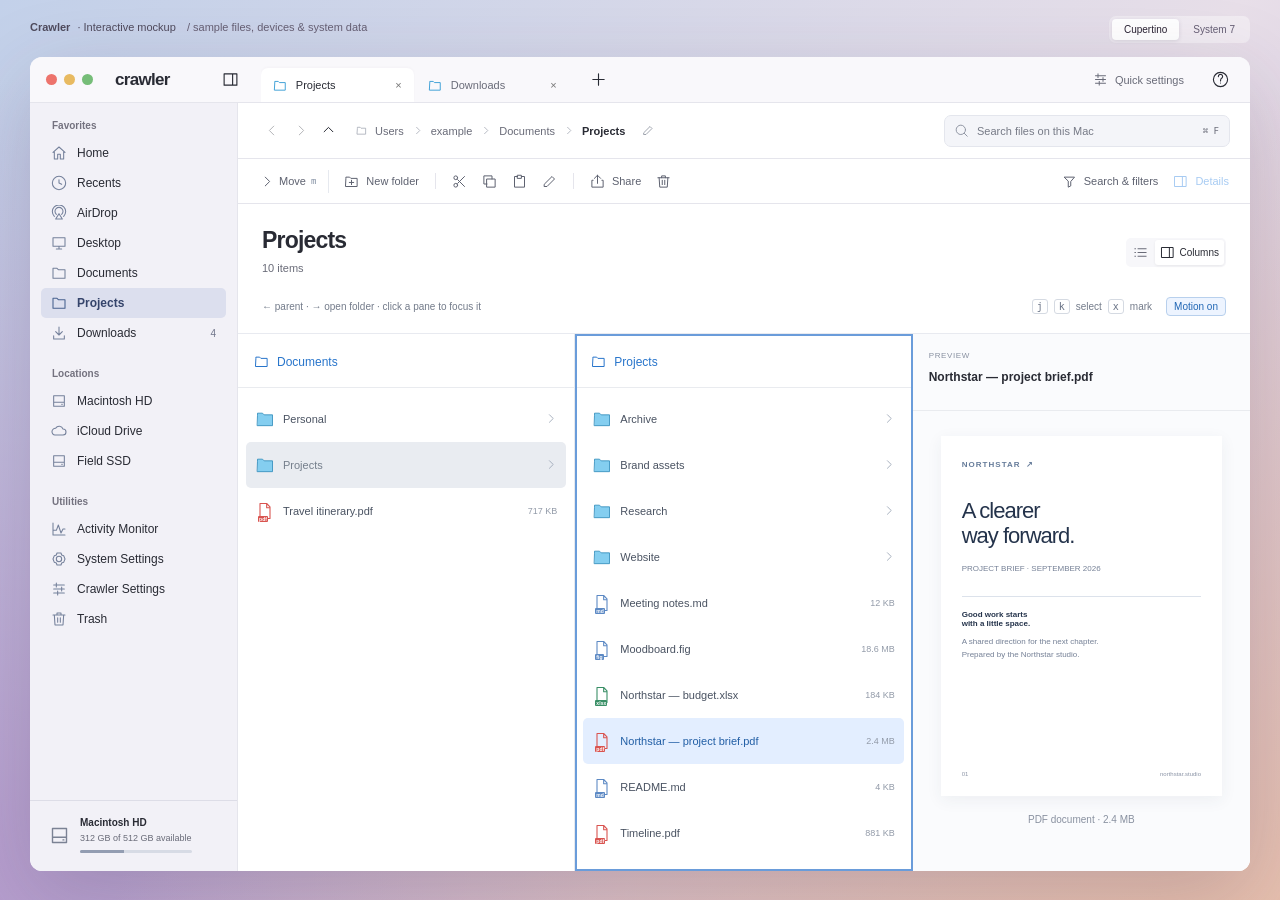
<file: prototype/index.html>
<!doctype html>
<!-- Disposable prototype. File operations, sharing, devices, and system readings are simulated. -->
<html lang="en" data-theme="cupertino">
  <head>
    <meta charset="utf-8" />
    <meta name="viewport" content="width=device-width,initial-scale=1" />
    <title>Crawler · Cupertino</title>
    <link rel="stylesheet" href="app.css" />
    <link rel="icon" type="image/png" href="favicon.png">
</head>
  <body>
    <div class="stage">
      <div class="prototype-bar">
        <span
          ><strong>Crawler</strong> · Interactive mockup
          <span class="sample-disclosure"
            >/ sample files, devices & system data</span
          ></span
        >
        <div class="theme-control" aria-label="Appearance">
          <button data-theme="cupertino" aria-pressed="true">Cupertino</button
          ><button data-theme="classic" aria-pressed="false">System 7</button>
        </div>
      </div>
      <main class="window" aria-label="Crawler file manager">
        <header class="titlebar">
          <div class="traffic" aria-hidden="true"><i></i><i></i><i></i></div>
          <span class="wordmark">crawler</span>
          <button
            class="icon-button sidebar-toggle"
            id="sidebar-toggle"
            aria-label="Collapse sidebar"
            aria-expanded="true"
            aria-controls="navigation-sidebar"
            title="Toggle sidebar · hold ⌘ to peek"
            data-icon="panel"
          ></button>
          <div class="tabs" id="tabs" aria-label="Open tabs"></div>
          <button
            class="icon-button"
            data-action="new-tab"
            aria-label="New tab"
            data-icon="plus"
          ></button>
          <div class="title-spacer"></div>
          <button
            class="title-tool"
            data-action="quick-settings"
            aria-label="Quick settings"
          >
            <span data-icon="sliders"></span><span>Quick settings</span></button
          ><button
            class="icon-button"
            data-action="help"
            aria-label="Keyboard shortcuts"
            data-icon="help"
          ></button>
        </header>
        <div class="app-body">
          <aside
            class="sidebar"
            id="navigation-sidebar"
            aria-label="Navigation"
          >
            <div class="sidebar-scroll" id="sidebar"></div>
            <button class="storage-shortcut" data-go="activity">
              <span data-icon="drive"></span
              ><span
                ><strong>Macintosh HD</strong
                ><small>312 GB of 512 GB available</small
                ><i class="storage-meter"><i></i></i
              ></span>
            </button>
          </aside>
          <section class="main-panel">
            <div class="navigation-bar">
              <div class="navigation-buttons">
                <button
                  class="icon-button"
                  id="back"
                  data-action="back"
                  aria-label="Back"
                  data-icon="left"
                ></button
                ><button
                  class="icon-button"
                  id="forward"
                  data-action="forward"
                  aria-label="Forward"
                  data-icon="right"
                ></button
                ><button
                  class="icon-button"
                  id="up"
                  data-action="up"
                  aria-label="Parent folder"
                  data-icon="up"
                ></button>
              </div>
              <nav class="address" id="address" aria-label="Location"></nav>
              <form class="address-form" id="address-form" hidden>
                <input
                  id="address-input"
                  aria-label="Folder path"
                  autocomplete="off"
                />
              </form>
              <button
                class="icon-button path-edit"
                data-action="edit-path"
                aria-label="Edit folder path"
                data-icon="edit"
              ></button>
              <div class="search-field">
                <span data-icon="search"></span
                ><input
                  type="search"
                  id="search"
                  placeholder="Search files on this Mac"
                  aria-label="Search files"
                  autocomplete="off"
                /><kbd>⌘ F</kbd>
              </div>
            </div>
            <div id="file-commandbar" class="file-commandbar">
              <button data-action="new-folder">
                <span data-icon="folder-plus"></span>New folder</button
              ><span class="divider"></span
              ><button
                data-action="cut"
                aria-label="Cut selected file"
                data-icon="cut"
                title="Cut"
              ></button
              ><button
                data-action="copy"
                aria-label="Copy selected file"
                data-icon="copy"
                title="Copy"
              ></button
              ><button
                data-action="paste"
                aria-label="Paste file"
                data-icon="paste"
                title="Paste"
              ></button
              ><button
                data-action="rename"
                aria-label="Rename selected file"
                data-icon="edit"
                title="Rename"
              ></button
              ><span class="divider"></span
              ><button data-action="share">
                <span data-icon="share"></span>Share</button
              ><button
                data-action="trash"
                aria-label="Move selected file to Trash"
                data-icon="trash"
                title="Move to Trash"
              ></button>
              <div class="command-spacer"></div>
              <button data-action="start-search">
                <span data-icon="filter"></span>Search & filters</button
              ><button
                class="inspector-toggle"
                data-action="toggle-preview"
                aria-pressed="true"
              >
                <span data-icon="panel"></span>Details
              </button>
            </div>
            <div id="content" class="content"></div>
            <div hidden>
              <span id="status"></span><span id="keyboard-status"></span>
            </div>
          </section>
        </div>
        <div class="toast" id="toast" role="status">
          <span></span><button id="undo">Undo</button>
        </div>
        <aside
          class="quick-settings"
          id="quick-settings"
          aria-label="Quick settings"
          hidden
        ></aside>
      </main>
    </div>
    <dialog id="modal">
      <header>
        <h2 id="modal-title"></h2>
        <button
          class="icon-button"
          data-action="close-modal"
          aria-label="Close dialog"
          data-icon="close"
        ></button>
      </header>
      <div id="modal-body"></div>
    </dialog>
    <script src="app.js"></script>
    <script src="columns.js"></script>
    <script src="sidebar.js"></script>
    <script>
      render();
    </script>
  </body>
</html>
</file>
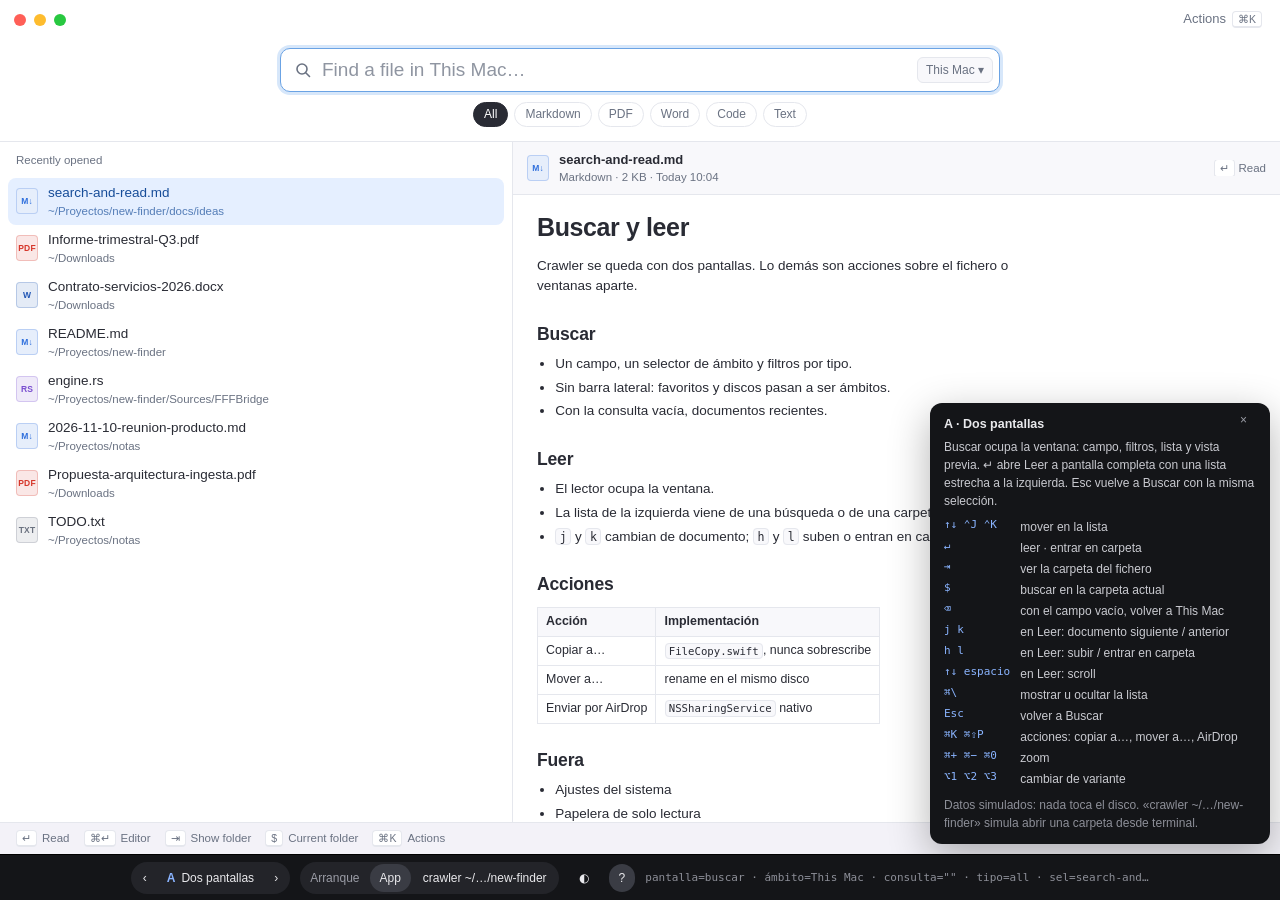
<file: prototype/buscar-leer.html>
<!doctype html>
<!--
  Prototipo desechable: tres variantes del shell "Buscar y Leer" de Crawler, conmutables con ?variant=A|B|C
  y la barra inferior. Datos simulados; nada toca el disco y no forma parte de la app nativa.
  Ábrelo con doble clic o: open prototype/buscar-leer.html
-->
<html lang="en">
<head>
<meta charset="utf-8">
<meta name="viewport" content="width=device-width,initial-scale=1">
<title>Crawler · Buscar y leer</title>
<style>
:root {
  --is-dark: 0;
  --bg: #ffffff; --raised: #f8f8fb; --side: #f3f2f8; --text: #292b34; --muted: #6a7282; --line: #e5e7ed;
  --accent: #086cdc; --sel: #e5efff; --sel-text: #174d99; --sel-dim: #e9e9ef; --page-bg: #e8e8ed;
  --kw: #c2410c; --str: #15803d; --ty: #7c3aed;
  --ui: -apple-system, BlinkMacSystemFont, "SF Pro Text", "Helvetica Neue", Helvetica, Arial, sans-serif;
  --mono: "IBM Plex Mono", ui-monospace, "SF Mono", Menlo, monospace;
  --serif: "New York", "Iowan Old Style", Georgia, serif;
  --z: 1;
  color-scheme: light;
}
@media (prefers-color-scheme: dark) {
  :root:not([data-theme="light"]) {
    --is-dark: 1;
    --bg: #202124; --raised: #292a2e; --side: #1b1c1f; --text: #ededf0; --muted: #a6a8b1; --line: #3a3b41;
    --accent: #80b6ff; --sel: #304564; --sel-text: #d5e7ff; --sel-dim: #303136; --page-bg: #151618;
    --kw: #fb923c; --str: #86efac; --ty: #c4b5fd;
    color-scheme: dark;
  }
}
:root[data-theme="dark"] {
  --is-dark: 1;
  --bg: #202124; --raised: #292a2e; --side: #1b1c1f; --text: #ededf0; --muted: #a6a8b1; --line: #3a3b41;
  --accent: #80b6ff; --sel: #304564; --sel-text: #d5e7ff; --sel-dim: #303136; --page-bg: #151618;
  --kw: #fb923c; --str: #86efac; --ty: #c4b5fd;
  color-scheme: dark;
}
* { box-sizing: border-box }
html, body { margin: 0 }
html.standalone body { background: var(--bg) }
:where(.frame) button { font: inherit; color: inherit; background: none; border: 0; padding: 0; margin: 0; cursor: default; text-align: inherit }
:where(.frame) kbd { font: 10.5px/1 var(--ui); padding: 2px 5px; border: 1px solid var(--line); border-bottom-width: 2px; border-radius: 4px; color: var(--muted); background: var(--bg); white-space: nowrap }

.frame { height: var(--frame-h, 760px); display: flex; flex-direction: column; position: relative; overflow: hidden;
  background: var(--bg); color: var(--text); font: 13px/1.4 var(--ui); -webkit-font-smoothing: antialiased;
  border: 1px solid var(--line); border-radius: 12px }
html.standalone .frame { border: 0; border-radius: 0 }
#app { flex: 1; min-height: 0; display: flex; flex-direction: column; position: relative }

/* window chrome */
.lights { display: flex; gap: 8px; padding: 0 12px 0 14px; flex: none }
.lights i { width: 12px; height: 12px; border-radius: 50%; background: #ff5f57; display: block }
.lights i:nth-child(2) { background: #febc2e } .lights i:nth-child(3) { background: #28c840 }
.bar { height: 44px; flex: none; display: flex; align-items: center; gap: 4px; padding-right: 10px; min-width: 0;
  background: var(--side); border-bottom: 1px solid var(--line); position: relative }
.bar:not(:has(.lights)) { padding-left: 8px }
.bar.flat { background: var(--bg); border-bottom-color: transparent; height: 40px }
.bar.light { background: var(--bg) }
.tb { height: 28px; min-width: 28px; padding: 0 8px; border-radius: 6px; display: inline-flex; align-items: center; justify-content: center; gap: 6px; color: var(--muted); white-space: nowrap; flex: none }
.tb:hover { background: color-mix(in srgb, var(--text) 8%, transparent); color: var(--text) }
.tb.on { color: var(--accent) }
.sp { flex: 1 }
.rt { display: flex; flex-direction: column; min-width: 0; line-height: 1.25; margin-left: 4px }
.rt b { font-size: 13px; font-weight: 600; white-space: nowrap; overflow: hidden; text-overflow: ellipsis }
.rt span { font-size: 11px; color: var(--muted); white-space: nowrap; overflow: hidden; text-overflow: ellipsis }
.zoom { display: inline-flex; align-items: center; flex: none }
.zoom span { font-size: 11.5px; color: var(--muted); min-width: 38px; text-align: center; font-variant-numeric: tabular-nums }
.pageind { font-size: 11.5px; color: var(--muted); white-space: nowrap; font-variant-numeric: tabular-nums; margin-right: 6px }
.prog { position: absolute; left: 0; bottom: -1px; height: 2px; width: 0; background: var(--accent); transition: width .08s linear }

/* search field */
.field { position: relative; display: flex; align-items: center; gap: 9px; height: 44px; width: min(720px, 100%); padding: 0 6px 0 14px;
  border: 1px solid var(--line); border-radius: 10px; background: var(--bg); box-shadow: 0 1px 2px rgba(0,0,0,.04) }
.field:focus-within { border-color: color-mix(in srgb, var(--accent) 55%, var(--line)); box-shadow: 0 0 0 3px color-mix(in srgb, var(--accent) 16%, transparent) }
.field.local { background: color-mix(in srgb, var(--accent) 7%, var(--bg)) }
.field > svg { flex: none; color: var(--muted) }
.field input { flex: 1; min-width: 0; border: 0; outline: 0; background: transparent; color: var(--text); font: 19px var(--ui) }
.field input::placeholder { color: color-mix(in srgb, var(--muted) 75%, transparent) }
.field.sm { height: 34px; border-radius: 8px; padding-left: 10px; width: 100% }
.field.sm input { font-size: 14px }
.field.ovf { width: 100%; border: 0; box-shadow: none; padding-left: 6px }
.field.ovf input { font-size: 20px }
.scope { flex: none; max-width: 140px; font-size: 12px; color: var(--muted); padding: 4px 8px; border-radius: 6px; border: 1px solid var(--line); background: var(--raised);
  white-space: nowrap; overflow: hidden; text-overflow: ellipsis }
.field.local .scope { color: var(--accent); border-color: color-mix(in srgb, var(--accent) 35%, var(--line)) }
.menu { position: absolute; right: 4px; top: calc(100% + 6px); z-index: 20; min-width: 230px; padding: 5px;
  background: var(--bg); border: 1px solid var(--line); border-radius: 10px; box-shadow: 0 12px 32px rgba(0,0,0,.16) }
.menu button { display: flex; width: 100%; align-items: center; gap: 8px; padding: 6px 8px; border-radius: 6px; text-align: left; font-size: 13px }
.menu button:hover { background: var(--sel); color: var(--sel-text) }
.menu small { margin-left: auto; color: var(--muted); font-size: 11px }
.menu .cur { font-weight: 600 }
.chips { display: flex; gap: 6px; flex-wrap: wrap }
.chip { font-size: 12px; padding: 3px 10px; border-radius: 999px; border: 1px solid var(--line); color: var(--muted); background: var(--bg) }
.chip:hover { color: var(--text) }
.chip.on { background: var(--text); color: var(--bg); border-color: var(--text) }

/* lists */
.list { flex: 1; min-height: 0; overflow: auto; padding: 4px 8px 12px; position: relative }
.lh { flex: none; display: flex; align-items: center; gap: 6px; min-height: 32px; padding: 8px 16px 4px; font-size: 11.5px; color: var(--muted); white-space: nowrap; overflow: hidden }
.crumbs button { color: var(--muted); padding: 1px 3px; border-radius: 4px }
.crumbs button:hover { color: var(--text); background: var(--sel-dim) }
.crumbs .last { color: var(--text); font-weight: 600 }
.qpill { display: inline-flex; align-items: center; gap: 5px; padding: 2px 8px; border-radius: 999px; background: var(--bg); border: 1px solid var(--line); color: var(--text) }
.qpill svg { width: 11px; height: 11px }
.row { display: flex; align-items: center; gap: 10px; padding: 6px 8px; border-radius: 8px; min-width: 0 }
.row .t { flex: 1; min-width: 0 }
.row .n { font-size: 13.5px; white-space: nowrap; overflow: hidden; text-overflow: ellipsis }
.row .p { font-size: 11.5px; color: var(--muted); white-space: nowrap; overflow: hidden; text-overflow: ellipsis }
.row .m { flex: none; font-size: 11.5px; color: var(--muted); white-space: nowrap }
.row .chev { flex: none; color: var(--muted) }
.row.sel { background: var(--sel); color: var(--sel-text) }
.row.sel .p, .row.sel .m, .row.sel .chev { color: color-mix(in srgb, var(--sel-text) 70%, transparent) }
.list.dim .row.sel { background: var(--sel-dim); color: var(--text) }
.list.dim .row.sel .p, .list.dim .row.sel .m, .list.dim .row.sel .chev { color: var(--muted) }
.row mark { background: none; color: inherit; font-weight: 700; text-decoration: underline; text-decoration-color: color-mix(in srgb, var(--accent) 65%, transparent); text-underline-offset: 2px }
.compact .row { padding: 4px 8px; gap: 8px }
.compact .row .n { font-size: 13px }
.empty { padding: 20px 12px; color: var(--muted) }
.ico { flex: none; width: 22px; height: 26px; border-radius: 4px; display: grid; place-items: center; font: 700 8.5px/1 var(--ui); letter-spacing: .02em;
  color: var(--c); background: color-mix(in srgb, var(--c) 12%, var(--bg)); border: 1px solid color-mix(in srgb, var(--c) 24%, transparent) }
.compact .ico, .tab .ico, .pal-row .ico { width: 17px; height: 20px; font-size: 7px }
.ico.dir { background: none; border: 0; color: #4a90e2 }
.k-md { --c: #2f6fdc } .k-pdf { --c: #d6372b } .k-docx { --c: #2257b5 } .k-code { --c: #7a4fd0 } .k-txt { --c: #6b7280 } .k-img { --c: #1f9d63 } .k-other { --c: #6b7280 }
.hints { flex: none; display: flex; gap: 14px; align-items: center; padding: 7px 16px; font-size: 11.5px; color: var(--muted); border-top: 1px solid var(--line); white-space: nowrap; overflow: hidden; background: var(--side) }
.hints span { display: inline-flex; gap: 5px; align-items: center }

/* preview pane */
.col, .pv, .reader { display: flex; flex-direction: column; min-height: 0; min-width: 0 }
.pv { background: var(--raised); border-left: 1px solid var(--line) }
.pv-head { flex: none; display: flex; align-items: center; gap: 10px; padding: 9px 14px; border-bottom: 1px solid var(--line) }
.pv-head .t { flex: 1; min-width: 0 }
.pv-head .n { font-weight: 600; white-space: nowrap; overflow: hidden; text-overflow: ellipsis }
.mm { font-size: 11.5px; color: var(--muted); white-space: nowrap; overflow: hidden; text-overflow: ellipsis }
.pv-body { flex: 1; min-height: 0; overflow: auto; background: var(--bg); position: relative }
.reader-body { flex: 1; min-height: 0; overflow: auto; background: var(--bg); position: relative; outline: none }

/* documents */
.doc { color: var(--text) }
.dv.preview .doc { font-size: 13.5px; line-height: 1.55; padding: 18px 24px 48px; max-width: 72ch }
.dv.read .doc { font-size: calc(17px * var(--z)); line-height: 1.62; max-width: 70ch; margin: 0 auto; padding: 44px 28px 120px }
.doc h1 { font-size: 1.85em; line-height: 1.15; margin: 0 0 .55em; letter-spacing: -.015em }
.doc h2 { font-size: 1.3em; line-height: 1.25; margin: 1.5em 0 .45em; letter-spacing: -.01em }
.doc h3 { font-size: 1.08em; margin: 1.3em 0 .35em }
.doc p { margin: .65em 0 }
.doc ul, .doc ol { padding-left: 1.35em; margin: .6em 0 }
.doc li { margin: .22em 0 }
.doc li.task { list-style: none; margin-left: -1.35em }
.doc li.task input { margin: 0 .45em 0 0; vertical-align: -1px }
.doc code { font: .86em var(--mono); background: var(--raised); border: 1px solid var(--line); border-radius: 4px; padding: .05em .3em }
.doc pre { font: .84em/1.5 var(--mono); background: var(--raised); border: 1px solid var(--line); border-radius: 8px; padding: .8em 1em; overflow: auto }
.doc pre code { border: 0; background: none; padding: 0; font-size: 1em }
.doc table { border-collapse: collapse; margin: .9em 0; font-size: .92em }
.doc th, .doc td { border: 1px solid var(--line); padding: .35em .65em; text-align: left }
.doc th { background: var(--raised); font-weight: 600 }
.doc blockquote { margin: .9em 0; padding: .1em 0 .1em 1em; border-left: 3px solid var(--line); color: var(--muted) }
.doc a { color: var(--accent) }
.badge { display: inline-flex; font-size: 11.5px; color: var(--muted); border: 1px solid var(--line); border-radius: 6px; padding: 2px 8px; margin-bottom: 1.4em }
.pages { background: var(--page-bg); padding: 22px 16px 80px; display: flex; flex-direction: column; align-items: center; gap: 16px; min-height: 100% }
.page { flex: none; position: relative; width: min(100%, calc(680px * var(--z))); aspect-ratio: 1 / 1.414; overflow: hidden; padding: 7% 8.5%;
  background: #fff; color: #1d1d1f; border-radius: 2px; box-shadow: 0 1px 3px rgba(0,0,0,.12), 0 6px 18px rgba(0,0,0,.06);
  font: calc(11.5px * var(--z))/1.5 var(--serif) }
.dv.preview .pages { padding: 16px 12px 40px; gap: 12px }
.dv.preview .page { width: min(100%, 380px); font-size: 6.6px }
.page h1 { font-size: 2.3em; line-height: 1.1; margin: 0 0 .25em }
.page h2 { font-size: 1.35em; margin: .3em 0 .9em; color: #555; font-weight: 500 }
.page p { margin: .6em 0 } .page ul, .page ol { padding-left: 1.3em }
.page table { border-collapse: collapse; margin: 1em 0 }
.page th, .page td { border-bottom: 1px solid #ddd; padding: .3em 1em .3em 0; text-align: left }
.page .fl { display: block; height: .62em; background: #e9e9ed; border-radius: 2px; margin: .62em 0 }
.page .fl.h { height: 1em; width: 45%; background: #d9d9de; margin: 1.6em 0 .9em }
.page .pno { position: absolute; bottom: 3.5%; left: 0; right: 0; text-align: center; color: #999; font-size: .85em }
.more { color: var(--muted); font-size: 12px }
.codev { font: calc(13px * var(--z))/1.6 var(--mono); padding: 18px 0 100px }
.dv.preview .codev { font-size: 11.5px; padding: 12px 0 40px }
.codev .l { display: flex; white-space: pre-wrap; word-break: break-word; padding-right: 24px }
.codev .no { flex: none; width: 4em; text-align: right; padding-right: 1.4em; color: var(--muted); opacity: .55; user-select: none }
.c-kw { color: var(--kw) } .c-str { color: var(--str) } .c-ty { color: var(--ty) } .c-com { color: var(--muted); font-style: italic }
.plaintext { margin: 0 auto; max-width: 80ch; padding: 40px 28px 120px; white-space: pre-wrap; font: calc(14px * var(--z))/1.65 var(--mono) }
.dv.preview .plaintext { font-size: 12px; padding: 16px 22px }
.imgph { margin: 32px auto 10px; width: min(86%, calc(640px * var(--z))); aspect-ratio: 4 / 3; border-radius: 6px; display: grid; place-items: center; color: rgba(0,0,0,.45); font-size: 12px;
  background: linear-gradient(135deg, #a8c0ff 0%, #e8d5f0 55%, #ffd6a5 100%) }
.meta-card { text-align: center; color: var(--muted); font-size: 12px }
.nopv { display: grid; justify-items: center; gap: 10px; padding: 80px 20px; color: var(--muted); text-align: center }
.nopv .ico { width: 44px; height: 52px; font-size: 12px }
.fpv { padding: 16px 20px 40px; max-width: 760px; margin: 0 auto }
.fpv-h { display: flex; align-items: center; gap: 10px; margin-bottom: 12px }
.fpv-h b { font-size: 15px }
.fr { display: flex; align-items: center; gap: 10px; padding: 5px 4px; border-bottom: 1px solid var(--line) }
.fr .m { margin-left: auto; color: var(--muted); font-size: 11.5px }

/* variant A */
.a-search { flex: 1; min-height: 0; display: flex; flex-direction: column }
.a-top { flex: none; display: flex; flex-direction: column; align-items: center; gap: 10px; padding: 8px 20px 14px; position: relative }
.a-body { flex: 1; min-height: 0; display: grid; grid-template-columns: minmax(250px, 2fr) minmax(0, 3fr); grid-template-rows: minmax(0, 1fr); border-top: 1px solid var(--line) }
.a-read { flex: 1; min-height: 0; display: grid; grid-template-columns: 236px minmax(0, 1fr); grid-template-rows: minmax(0, 1fr) }
.a-read.nolist, .c-main.nodrawer { grid-template-columns: minmax(0, 1fr) }
.a-read.nolist .side, .c-main.nodrawer .side { display: none }
.side { display: flex; flex-direction: column; min-height: 0; min-width: 0; background: var(--side); border-right: 1px solid var(--line) }

/* variant B */
.b { flex: 1; min-height: 0; display: grid; grid-template-columns: clamp(250px, 32%, 340px) minmax(0, 1fr); grid-template-rows: minmax(0, 1fr) }
.b.nolist { grid-template-columns: minmax(0, 1fr) }
.b.nolist .b-left { display: none }
.b-left { display: flex; flex-direction: column; min-height: 0; min-width: 0; background: var(--side); border-right: 1px solid var(--line) }
.b-top { flex: none; height: 44px; display: flex; align-items: center }
.b-search { flex: none; display: flex; flex-direction: column; gap: 8px; padding: 0 10px 6px }
.b-search .chip { font-size: 11.5px; padding: 2px 8px }
.b .reader.focused .reader-body { box-shadow: inset 2px 0 0 var(--accent) }

/* variant C */
.tabsbar { flex: none; height: 40px; display: flex; align-items: flex-end; gap: 2px; padding-right: 8px; background: var(--side); border-bottom: 1px solid var(--line); min-width: 0 }
.tabsbar .lights, .tabsbar .tb, .searchbtn { align-self: center }
.tab { height: 32px; min-width: 0; max-width: 190px; flex: 0 1 190px; display: flex; align-items: center; gap: 7px; padding: 0 6px 0 10px; position: relative; top: 1px;
  border-radius: 8px 8px 0 0; font-size: 12.5px; color: var(--muted); border: 1px solid transparent; border-bottom: 0 }
.tab.on { background: var(--bg); color: var(--text); border-color: var(--line) }
.tab .tn { min-width: 0; white-space: nowrap; overflow: hidden; text-overflow: ellipsis }
.tab .x { margin-left: auto; flex: none; width: 18px; height: 18px; border-radius: 4px; opacity: .55 }
.tab .x:hover { opacity: 1; background: var(--sel-dim) }
.searchbtn { margin-left: auto; flex: none; height: 28px; display: inline-flex; align-items: center; gap: 8px; padding: 0 8px 0 10px; min-width: 170px;
  border: 1px solid var(--line); border-radius: 7px; color: var(--muted); background: var(--bg); font-size: 12px }
.searchbtn span { flex: 1; text-align: left }
.c-main { flex: 1; min-height: 0; display: grid; grid-template-columns: 230px minmax(0, 1fr); grid-template-rows: minmax(0, 1fr) }
.c-empty { flex: 1; min-height: 0; overflow: auto; display: flex; flex-direction: column; align-items: center; gap: 18px; padding: 70px 24px 24px }
.fakefield { width: min(560px, 100%); height: 44px; display: flex; align-items: center; gap: 10px; padding: 0 12px 0 14px; font-size: 16px; color: var(--muted);
  border: 1px solid var(--line); border-radius: 10px; background: var(--bg); box-shadow: 0 1px 2px rgba(0,0,0,.04) }
.fakefield span { flex: 1; text-align: left }
.c-empty .recent { width: min(560px, 100%) }
.c-empty .lh { padding-left: 8px }
.ov-bg { position: absolute; inset: 0; z-index: 30; display: flex; justify-content: center; align-items: flex-start; padding-top: 46px; background: rgba(15,16,20,.22) }
.ov { width: min(880px, calc(100% - 40px)); height: min(540px, calc(100% - 80px)); display: flex; flex-direction: column; overflow: hidden;
  background: var(--bg); border: 1px solid var(--line); border-radius: 14px; box-shadow: 0 24px 70px rgba(0,0,0,.28) }
.ov-top { flex: none; display: flex; flex-direction: column; gap: 6px; padding: 8px 12px 10px; border-bottom: 1px solid var(--line) }
.ov-body { flex: 1; min-height: 0; display: grid; grid-template-columns: minmax(0, 1fr) minmax(0, 1fr); grid-template-rows: minmax(0, 1fr) }

/* actions palette */
.pal-bg { position: absolute; inset: 0; z-index: 40; background: rgba(15,16,20,.18) }
.palette { position: absolute; z-index: 41; top: 56px; left: 50%; transform: translateX(-50%); width: min(540px, calc(100% - 32px)); overflow: hidden;
  background: var(--bg); border: 1px solid var(--line); border-radius: 12px; box-shadow: 0 24px 70px rgba(0,0,0,.28) }
.pal-target { display: flex; align-items: center; gap: 8px; padding: 10px 14px 0; font-size: 12px; color: var(--muted) }
.palette input { width: 100%; border: 0; outline: 0; background: transparent; color: var(--text); font: 16px var(--ui); padding: 8px 14px 12px; border-bottom: 1px solid var(--line) }
.pal-list { max-height: 330px; overflow: auto; padding: 6px }
.pal-row { display: flex; align-items: center; gap: 10px; padding: 7px 10px; border-radius: 7px }
.pal-row.sel { background: var(--sel); color: var(--sel-text) }
.pal-row small { color: var(--muted) }
.pal-row .sc { margin-left: auto; color: var(--muted); font-size: 12px }

/* prototype chrome (not part of the design) */
#protobar { flex: none; height: 46px; display: flex; align-items: center; justify-content: center; gap: 10px; padding: 0 10px;
  background: #141518; color: #e9e9ec; font: 12px var(--ui); border-top: 1px solid #000; position: relative; z-index: 60 }
#protobar button { height: 28px; padding: 0 10px; border-radius: 999px; color: inherit }
#protobar button:hover { background: #2c2d33 }
#protobar button.on { background: #3a3c44 }
.pb-pill { display: flex; align-items: center; gap: 2px; padding: 2px; border-radius: 999px; background: #232429 }
.pb-pill .lab { padding: 0 8px; white-space: nowrap }
.pb-pill .lab b { color: #8ab4ff; margin-right: 6px }
.pb-pill .dim { color: #9a9ca5 }
.pb-state { font: 11px var(--mono); color: #8d8f98; white-space: nowrap; overflow: hidden; text-overflow: ellipsis; min-width: 0; max-width: 40% }
@media (max-width: 1100px) { .pb-state { display: none } }
#help { position: absolute; right: 10px; bottom: 56px; z-index: 55; width: min(340px, calc(100% - 20px)); padding: 12px 14px;
  background: #141518; color: #e9e9ec; border-radius: 12px; font: 12px/1.5 var(--ui); box-shadow: 0 12px 40px rgba(0,0,0,.3) }
#help[hidden] { display: none }
#help h4 { margin: 0 0 4px; font-size: 12.5px }
#help p { margin: 0 0 8px; color: #c9cad0 }
#help dl { display: grid; grid-template-columns: auto 1fr; gap: 3px 10px; margin: 0 0 8px }
#help dt { font: 11px var(--mono); color: #8ab4ff; white-space: nowrap }
#help dd { margin: 0; color: #c9cad0 }
#help .foot { color: #8d8f98; margin: 0 }
#help .x { position: absolute; top: 6px; right: 8px; width: 22px; height: 22px; border-radius: 6px; color: #9a9ca5 }
#toasts { position: absolute; left: 50%; bottom: 58px; transform: translateX(-50%); z-index: 70; display: flex; flex-direction: column; gap: 6px; align-items: center; pointer-events: none }
.toast { max-width: min(520px, 90vw); padding: 8px 14px; border-radius: 9px; background: #141518; color: #f0f0f2; font-size: 12.5px; text-align: center; box-shadow: 0 8px 24px rgba(0,0,0,.25); animation: tin .18s ease-out }
@keyframes tin { from { opacity: 0; transform: translateY(6px) } }
</style>
</head>
<body>
<div class="frame" id="frame">
  <div id="app"></div>
  <div id="protobar"></div>
  <div id="help"></div>
  <div id="toasts"></div>
</div>

<!-- Simulated document contents. PDF pages are separated by "=== page ===". -->
<script type="text/plain" data-doc="~/Proyectos/new-finder/README.md">
# Crawler

macOS Finder is slow and I don't like it. Never have.

I built this for myself and I'm trying to make it as fast as possible. Or rather, as fast as I know how.

## Two ways to use it

- A search bar powered by **fff**, the fastest file finder I know of.
- Yazi-style panels for reading a folder from the terminal.

You can use Vim motions to move around the app.

## Install

```sh
scripts/build.sh
sudo ditto build/Crawler.app /Applications/Crawler.app
```

Link the CLI to open folders from a terminal:

```sh
ln -s "$PWD/scripts/crawler" ~/.local/bin/crawler
crawler ~/Code
```

A file path opens the file directly in the reader.
</script>
<script type="text/plain" data-doc="~/Proyectos/new-finder/AGENTS.md">
# Working on Crawler

## Product and current scope

Crawler is a native macOS Finder replacement built with Swift and AppKit. The shipping source is `Sources/Crawler/`. Scope funnel is the default workspace, with Columns as the other view mode.

Favorites contain Downloads, Desktop and at most one user-pinned folder. The initial workspace is Home, with recent files inside the empty-query view.

## Collaboration rules

- Keep code and explanations simple and concrete.
- Questions are read-only unless the user also requests implementation.
- Preserve unrelated local changes.
- Do not add test files without explicit approval.
- Prefer native platform APIs and strong Swift types over new dependencies.

## Build and run

```sh
scripts/build.sh
open "$PWD/build/Crawler.app"
```

The script runs both dependency bootstraps, builds release, packages resources and VLCKit, strips the packaged executable and signs `build/Crawler.app`.

## Preserve seamless search

Never replace or bypass the resident fuzzy search engine when changing search scope, navigation, themes, or controls. This Mac and `$` current-folder mode must use the same fuzzy matcher; `$` changes only the scope filter.

Do not substitute query-time Spotlight matching, add a debounce, or clear visible results while a replacement query is running.

## Documents and PDF annotations

Code, Markdown, plain text, PDFs and video share `DocumentPreview` between panes and the Space window. Keep file reads, Markdown parsing and Tree-sitter work off the main actor, bounded and cancellation-aware.

Enter, double-click and search activation open PDFs in `PDFReader` inside the Crawler window. Markdown opens in `MarkdownReader` and shares the same cover and restore path.

## Verification

Match verification to the change. For native behavior changes, build the release app and exercise the affected UI; a build alone does not prove behavior. Use disposable data outside personal folders.
</script>
<script type="text/plain" data-doc="~/Proyectos/new-finder/THIRD_PARTY_NOTICES.md">
# Third-party notices

Crawler bundles the following components. Their licenses ship inside the app bundle.

| Component | License |
|---|---|
| fff-search 0.11.0 | MIT |
| Tree-sitter | MIT |
| Swift Markdown | Apache-2.0 |
| VLCKit | LGPL-2.1 |
| IBM Plex Mono | OFL-1.1 |
</script>
<script type="text/plain" data-doc="~/Proyectos/new-finder/docs/system-settings-design.md">
# System settings workspace

Ten sections built with native controls. Private API calls live in `SystemSettingsBridge` behind symbol and signature checks.

## Status

This workspace is scheduled for removal in the search-and-read redesign.
</script>
<script type="text/plain" data-doc="~/Proyectos/new-finder/docs/ideas/search-and-read.md">
# Buscar y leer

Crawler se queda con dos pantallas. Lo demás son acciones sobre el fichero o ventanas aparte.

## Buscar

- Un campo, un selector de ámbito y filtros por tipo.
- Sin barra lateral: favoritos y discos pasan a ser ámbitos.
- Con la consulta vacía, documentos recientes.

## Leer

- El lector ocupa la ventana.
- La lista de la izquierda viene de una búsqueda o de una carpeta.
- `j` y `k` cambian de documento; `h` y `l` suben o entran en carpetas.

## Acciones

| Acción | Implementación |
|---|---|
| Copiar a… | `FileCopy.swift`, nunca sobrescribe |
| Mover a… | rename en el mismo disco |
| Enviar por AirDrop | `NSSharingService` nativo |

## Fuera

- Ajustes del sistema
- Papelera de solo lectura
- Pantalla propia de AirDrop
</script>
<script type="text/plain" data-doc="~/Proyectos/new-finder/docs/ideas/epub-reader.md">
# EPUB en el lector

Un EPUB es un zip con XHTML. El camino corto es el mismo que Word: convertir cada capítulo a Markdown y reutilizar `MarkdownReader`.

## Qué se pierde

- Maquetación fija
- Fuentes incrustadas

## Preguntas

- [ ] ¿Índice lateral con capítulos?
- [ ] ¿Recordar la posición de lectura por libro?
</script>
<script type="text/plain" data-doc="~/Proyectos/new-finder/Sources/Crawler/MarkdownReader.swift">
import AppKit

/// Full-window Markdown reader. Shares the cover/restore path with the PDF reader.
final class MarkdownReader: NSView {
  private let textView = NSTextView()
  private var scale: CGFloat = 1.0

  func load(_ url: URL) async {
    let text = await PreviewTextLoader.read(url, budget: .reader)
    let styled = MarkdownStyle.reader.render(text)
    textView.textStorage?.setAttributedString(styled)
  }

  // Zoom moves in 10% steps between 70% and 200%.
  func zoom(by step: CGFloat) {
    scale = min(2.0, max(0.7, scale + step))
    relayout()
  }
}
</script>
<script type="text/plain" data-doc="~/Proyectos/new-finder/Sources/Crawler/Workspace.swift">
import AppKit

@MainActor
final class Workspace {
  private(set) var tabs: [Tab] = []
  private var library = FileSystemLibrary(capacity: 32)

  /// Saves the departing folder's selection, then renders the new location.
  func navigate(to folder: FolderID) {
    remember(selection: currentSelection, in: activeTab.location)
    activeTab.location = folder
    render()
  }
}
</script>
<script type="text/plain" data-doc="~/Proyectos/new-finder/Sources/FFFBridge/engine.rs">
use std::ffi::{c_char, CStr};

/// Scores one query against a prepared snapshot and writes up to `limit` hits.
#[no_mangle]
pub extern "C" fn fff_search(
    snapshot: *const Snapshot,
    query: *const c_char,
    limit: usize,
    out: *mut Hit,
) -> usize {
    let query = unsafe { CStr::from_ptr(query) }.to_string_lossy();
    let snapshot = unsafe { &*snapshot };
    let hits = snapshot.matcher().search(&query, limit);
    for (i, hit) in hits.iter().enumerate() {
        unsafe { out.add(i).write(*hit) };
    }
    hits.len()
}
</script>
<script type="text/plain" data-doc="~/Proyectos/new-finder/scripts/build.sh">
#!/usr/bin/env bash
set -euo pipefail

# Build, package and sign build/Crawler.app
scripts/bootstrap-video.sh
scripts/bootstrap-fff.sh
swift build -c release

identity="${CRAWLER_SIGNING_IDENTITY:-Crawler Local Development}"
codesign --force --sign "$identity" build/Crawler.app
echo "Signed with $identity"
</script>
<script type="text/plain" data-doc="~/Proyectos/fff/README.md">
# fff

A fast fuzzy file finder with frecency ranking and typo-tolerant matching.

## Features

- SIMD prepared path chunks
- Access-history scoring
- Literal multiword constraints with a fuzzy fallback

## Usage

```rust
let index = Index::build("/")?;
let hits = index.search("readme", 100);
```
</script>
<script type="text/plain" data-doc="~/Proyectos/fff/docs/scoring.md">
# Scoring

Each hit combines the fuzzy score, a filename bonus and access-history frecency.

1. Exact filename substring
2. Word-boundary and camelCase matches
3. Path matches, weighted lower

> Trigram signatures only prioritize cache blocks. They never filter candidates.
</script>
<script type="text/plain" data-doc="~/Proyectos/notas/2026-11-10-reunion-producto.md">
# Reunión de producto · 10 nov

**Asistentes:** Lucía, Marcos, Ana

## Decisiones

- El lector de Markdown es la vista por defecto para `.md` y `.docx`.
- Activity Monitor sale de la barra lateral y se abre en su propia ventana.
- Ajustes del sistema se retira en la próxima versión.

## Pendiente

- [x] Medir el tiempo hasta el primer resultado con el índice frío
- [ ] Prototipo de Buscar y Leer
- [ ] Decidir atajos para cambiar de documento
- [ ] Revisar el ranking de búsquedas de una sola palabra

## Notas

Marcos quiere que la lista de resultados siga visible mientras lee. Ana prefiere el lector a pantalla completa con una paleta encima.
</script>
<script type="text/plain" data-doc="~/Proyectos/notas/lecturas-pendientes.md">
# Lecturas pendientes

- *A Philosophy of Software Design*, capítulos 4 a 6
- Artículo sobre índices de trigramas
- Documentación de PDFKit sobre anotaciones
- Guía de Apple sobre barras de herramientas unificadas
</script>
<script type="text/plain" data-doc="~/Proyectos/notas/TODO.txt">
TODO

[ ] Renovar el dominio antes del 30 nov
[ ] Pasar las facturas de octubre
[x] Copia de seguridad del disco externo
[ ] Llamar al taller

Ideas sueltas
- Atajo para copiar la ruta del fichero
- Abrir los PDF en la última página leída
</script>
<script type="text/plain" data-doc="~/Downloads/Informe-trimestral-Q3.pdf">
# Informe trimestral
## Tercer trimestre 2026

Este informe resume la actividad del equipo entre julio y septiembre: entregas, incidencias y previsión para el último trimestre.

| Indicador | T2 | T3 |
|---|---|---|
| Entregas | 18 | 23 |
| Incidencias abiertas | 41 | 27 |
| Tiempo medio de respuesta | 9 h | 6 h |
=== page ===
## Resultados por línea

El volumen de incidencias bajó un 34 % tras automatizar la ingesta de listas. La línea de informes cerró tres de las cuatro entregas previstas.

- Ingesta: 9 entregas, 2 con retraso
- Informes: 3 de 4 entregas
- Plataforma: migración de base de datos completada
</script>
<script type="text/plain" data-doc="~/Downloads/Propuesta-arquitectura-ingesta.pdf">
# Propuesta de arquitectura
## Servicio de ingesta

Objetivo: separar la descarga de fuentes externas de su normalización, para poder reintentar cada fase por separado.

1. Descarga y versionado de cada fuente
2. Normalización a un esquema común
3. Carga idempotente por hash de contenido
</script>
<script type="text/plain" data-doc="~/Downloads/Guia-onboarding-equipo.pdf">
# Guía de onboarding
## Primera semana

Bienvenida al equipo. Esta guía cubre accesos, herramientas y lo que se espera de tu primera semana.
</script>
<script type="text/plain" data-doc="~/Downloads/factura-0042.pdf">
# Factura 0042

**Fecha:** 3 nov 2026 · **Ejemplo simulado**

| Concepto | Importe |
|---|---|
| Desarrollo, octubre | 3.200,00 € |
| IVA 21 % | 672,00 € |
| **Total** | **3.872,00 €** |
</script>
<script type="text/plain" data-doc="~/Documents/Manual-de-estilo.pdf">
# Manual de estilo
## Versión 3 · 2026

Cómo escribimos documentación, mensajes de la interfaz y notas de versión.
</script>
<script type="text/plain" data-doc="/Volumes/Samsung T7/Archivo/presupuesto-reforma.pdf">
# Presupuesto de reforma
## Cocina y baño

Validez: 30 días.

| Partida | Importe |
|---|---|
| Demolición | 1.100 € |
| Fontanería | 2.450 € |
| Alicatado | 1.980 € |
</script>
<script type="text/plain" data-doc="~/Downloads/Contrato-servicios-2026.docx">
# Contrato de prestación de servicios

## Partes

De una parte, la empresa cliente. De otra, el prestador de servicios.

## Cláusulas

### Primera. Objeto

El prestador desarrollará y mantendrá la aplicación descrita en el anexo I.

### Segunda. Duración

El contrato dura doce meses desde la firma y se renueva por periodos iguales salvo aviso con treinta días de antelación.

### Tercera. Precio

El cliente abonará una cuota mensual según el anexo II, mediante transferencia en los diez primeros días de cada mes.

### Cuarta. Confidencialidad

Ambas partes mantendrán la confidencialidad de la información intercambiada durante la vigencia del contrato y dos años después.
</script>
<script type="text/plain" data-doc="~/Downloads/acta-comite-octubre.docx">
# Acta del comité · octubre

**Fecha:** 28 oct 2026 · **Lugar:** sala 2

## Orden del día

1. Estado del presupuesto
2. Contratación del segundo trimestre
3. Ruegos y preguntas

## Acuerdos

- Se aprueba el presupuesto revisado.
- La contratación se aplaza a enero.
</script>
<script type="text/plain" data-doc="~/Documents/CV-2026.docx">
# Curriculum vitae

## Experiencia

### Desarrollo de producto · 2021 a hoy

Aplicaciones nativas para macOS y servicios de ingesta de datos.

## Formación

Ingeniería informática.
</script>
<script type="text/plain" data-doc="~/Desktop/borrador-charla.md">
# Borrador: buscar ficheros rápido

Charla de 20 minutos sobre por qué Finder tarda y cómo lo resuelve un índice residente.

## Guion

1. Demo: buscar `readme` en todo el Mac
2. Cómo funciona un índice de rutas en memoria
3. Por qué no usar Spotlight para nombres de fichero
4. Preguntas

## Pendiente

- [ ] Grabar la demo con la caché fría
</script>
<script type="text/plain" data-doc="~/Desktop/checklist-viaje.txt">
Viaje · diciembre

- Pasaporte
- Cargador del portátil
- Adaptador USB-C a HDMI
- Reservar hotel la segunda noche
</script>
<script type="text/plain" data-doc="/Volumes/Samsung T7/Archivo/readme.txt">
Copia de seguridad 2019-2024

Fotos, facturas y proyectos antiguos.
No borrar sin copiar antes al NAS.
</script>

<script>
'use strict';

// ---------- simulated file system ----------
// [path, kind, size, modified, pdf pages]
const FILES = [
  ['~/Proyectos/new-finder/README.md', 'md', '3 KB', 'Today 09:12'],
  ['~/Proyectos/new-finder/AGENTS.md', 'md', '38 KB', 'Yesterday 18:31'],
  ['~/Proyectos/new-finder/THIRD_PARTY_NOTICES.md', 'md', '12 KB', '12 Nov'],
  ['~/Proyectos/new-finder/docs/system-settings-design.md', 'md', '9 KB', '2 Nov'],
  ['~/Proyectos/new-finder/docs/ideas/search-and-read.md', 'md', '2 KB', 'Today 10:04'],
  ['~/Proyectos/new-finder/docs/ideas/epub-reader.md', 'md', '1 KB', '8 Nov'],
  ['~/Proyectos/new-finder/Sources/Crawler/MarkdownReader.swift', 'code', '19 KB', 'Yesterday 17:50'],
  ['~/Proyectos/new-finder/Sources/Crawler/Workspace.swift', 'code', '52 KB', 'Yesterday 17:50'],
  ['~/Proyectos/new-finder/Sources/FFFBridge/engine.rs', 'code', '24 KB', '5 Nov'],
  ['~/Proyectos/new-finder/scripts/build.sh', 'code', '4 KB', '12 Nov'],
  ['~/Proyectos/fff/README.md', 'md', '6 KB', '30 Oct'],
  ['~/Proyectos/fff/docs/scoring.md', 'md', '4 KB', '30 Oct'],
  ['~/Proyectos/notas/2026-11-10-reunion-producto.md', 'md', '2 KB', '10 Nov'],
  ['~/Proyectos/notas/lecturas-pendientes.md', 'md', '1 KB', '4 Nov'],
  ['~/Proyectos/notas/TODO.txt', 'txt', '1 KB', 'Today 08:40'],
  ['~/Downloads/Informe-trimestral-Q3.pdf', 'pdf', '2,4 MB', '11 Nov', 14],
  ['~/Downloads/Propuesta-arquitectura-ingesta.pdf', 'pdf', '880 KB', '9 Nov', 6],
  ['~/Downloads/Guia-onboarding-equipo.pdf', 'pdf', '6,1 MB', '21 Oct', 60],
  ['~/Downloads/factura-0042.pdf', 'pdf', '96 KB', '3 Nov', 1],
  ['~/Downloads/Contrato-servicios-2026.docx', 'docx', '64 KB', '12 Nov'],
  ['~/Downloads/acta-comite-octubre.docx', 'docx', '41 KB', '29 Oct'],
  ['~/Downloads/captura-2026-11-02.png', 'img', '1,2 MB', '2 Nov'],
  ['~/Downloads/Rex.dmg', 'other', '84 MB', '1 Nov'],
  ['~/Desktop/borrador-charla.md', 'md', '2 KB', '7 Nov'],
  ['~/Desktop/checklist-viaje.txt', 'txt', '1 KB', '6 Nov'],
  ['~/Documents/CV-2026.docx', 'docx', '58 KB', '15 Sep'],
  ['~/Documents/Manual-de-estilo.pdf', 'pdf', '3,3 MB', '2 Sep', 42],
  ['/Volumes/Samsung T7/Archivo/readme.txt', 'txt', '1 KB', '14 Feb 2024'],
  ['/Volumes/Samsung T7/Archivo/presupuesto-reforma.pdf', 'pdf', '210 KB', '3 Mar 2024', 3],
  // Split so embedded previewers don't try to inline it as a local image.
  ['/Volumes/Samsung T7/Archivo/fotos-2019/IMG_0001' + '.jpg', 'img', '4,8 MB', '12 Aug 2019'],
];
const RECENTS = [
  '~/Proyectos/new-finder/docs/ideas/search-and-read.md',
  '~/Downloads/Informe-trimestral-Q3.pdf',
  '~/Downloads/Contrato-servicios-2026.docx',
  '~/Proyectos/new-finder/README.md',
  '~/Proyectos/new-finder/Sources/FFFBridge/engine.rs',
  '~/Proyectos/notas/2026-11-10-reunion-producto.md',
  '~/Downloads/Propuesta-arquitectura-ingesta.pdf',
  '~/Proyectos/notas/TODO.txt',
];
const ROOTS = ['~', '/Volumes/Samsung T7'];
const FAVS = [
  { label: 'This Mac', path: null },
  { label: 'Downloads', path: '~/Downloads' },
  { label: 'Desktop', path: '~/Desktop' },
  { label: 'new-finder', path: '~/Proyectos/new-finder', note: 'pinned' },
  { label: 'Samsung T7', path: '/Volumes/Samsung T7', note: 'drive' },
];
const KINDS = [['all', 'All'], ['md', 'Markdown'], ['pdf', 'PDF'], ['docx', 'Word'], ['code', 'Code'], ['txt', 'Text']];
const KIND_NAME = { md: 'Markdown', pdf: 'PDF', docx: 'Word document', code: 'Source code', txt: 'Plain text', img: 'Image', other: 'Disk image', folder: 'Folder' };

const CONTENT = {};
for (const s of document.querySelectorAll('script[data-doc]')) CONTENT[s.dataset.doc] = s.textContent.replace(/^\n/, '').replace(/\s+$/, '');

const collator = new Intl.Collator(undefined, { numeric: true, sensitivity: 'base' });
const ENTRY = new Map();
const KIDS = new Map();
const baseName = p => p === '~' ? 'Home' : p.slice(p.lastIndexOf('/') + 1);
const parentOf = p => ROOTS.includes(p) ? null : p.slice(0, p.lastIndexOf('/'));
const dirOf = e => parentOf(e.path) ?? '';
function addFolder(p) {
  if (ENTRY.has(p)) return;
  ENTRY.set(p, { path: p, name: baseName(p), dir: true, kind: 'folder' });
  KIDS.set(p, []);
  const up = parentOf(p);
  if (up) { addFolder(up); KIDS.get(up).push(p); }
}
for (const [p, kind, size, mod, pages] of FILES) {
  const up = parentOf(p);
  addFolder(up);
  ENTRY.set(p, { path: p, name: baseName(p), dir: false, kind, size, mod, pages: pages || 0, ext: p.split('.').pop().toLowerCase() });
  KIDS.get(up).push(p);
}
for (const e of ENTRY.values()) if (e.dir) { const n = KIDS.get(e.path).length; e.size = `${n} item${n === 1 ? '' : 's'}`; }
const children = p => (KIDS.get(p) || []).map(c => ENTRY.get(c)).sort((a, b) => (b.dir - a.dir) || collator.compare(a.name, b.name));
const ALL = [...ENTRY.values()].filter(e => !ROOTS.includes(e.path));
const FOLDERS = [...ENTRY.values()].filter(e => e.dir);

// ---------- state ----------
const params = new URLSearchParams(location.search);
const S = {
  variant: ['A', 'B', 'C'].includes(params.get('variant')) ? params.get('variant') : 'A',
  launch: params.get('launch') === 'cli' ? 'cli' : 'app',
  query: '', scope: null, local: false, kind: 'all', sel: 0, lastFolder: '~',
  screen: 'search',   // A: search | read
  focus: 'field',     // B: field | reader
  overlay: false, overlayNewTab: false, tabs: [], active: 0,  // C
  listOpen: true, zoom: 100, scopeMenu: false, palette: null, help: true,
  selectAll: false, engaged: false,
};

// ---------- fuzzy matching (stand-in for FFF) ----------
const BOUND = /[\s\-_./·()]/;
function fuzzy(q, text) {
  const t = text.toLowerCase();
  const at = t.indexOf(q);
  if (at >= 0) {
    const b = at === 0 || BOUND.test(t[at - 1]);
    return { score: 100 + q.length * 12 + (b ? 40 : 0) - at, idx: Array.from({ length: q.length }, (_, i) => at + i) };
  }
  let qi = 0, last = -2, score = 0;
  const idx = [];
  for (let i = 0; i < t.length && qi < q.length; i++) {
    if (t[i] !== q[qi]) continue;
    let s = 8;
    if (last === i - 1) s += 12;
    if (i === 0 || BOUND.test(t[i - 1])) s += 14;
    else if (text[i] !== t[i] && text[i - 1] === t[i - 1]) s += 10;
    score += s; idx.push(i); last = i; qi++;
  }
  if (qi < q.length) return null;
  score -= (idx[idx.length - 1] - idx[0] - q.length + 1) * 1.5;
  return score >= q.length * 10 ? { score, idx } : null;
}
const kindOK = e => S.kind === 'all' || e.kind === S.kind;
function list() {
  const q = S.query.trim().toLowerCase();
  if (!q) {
    if (!S.scope) return RECENTS.map(p => ENTRY.get(p)).filter(kindOK).map(e => ({ e }));
    return children(S.scope).filter(e => e.dir || kindOK(e)).map(e => ({ e }));
  }
  const terms = q.split(/\s+/);
  const out = [];
  for (const e of ALL) {
    if (S.scope && !e.path.startsWith(S.scope + '/')) continue;
    if (e.dir ? S.kind !== 'all' : !kindOK(e)) continue;
    let score = 0, ok = true;
    const hl = new Set();
    for (const term of terms) {
      const n = fuzzy(term, e.name);
      if (n) { score += n.score + 60; n.idx.forEach(i => hl.add(i)); continue; }
      const p = fuzzy(term, e.path);
      if (p) { score += p.score * 0.5; continue; }
      ok = false; break;
    }
    if (!ok) continue;
    if (RECENTS.includes(e.path)) score += 25;
    if (e.dir) score -= 5;
    out.push({ e, score, hl });
  }
  out.sort((a, b) => b.score - a.score || collator.compare(a.e.name, b.e.name));
  return out.slice(0, 80);
}
const cur = () => list()[S.sel]?.e;
const listKey = () => `${S.query}|${S.scope}|${S.kind}`;
const scopeLabel = () => !S.scope ? 'This Mac' : (S.local ? '$ ' : '') + baseName(S.scope);
function target() {
  if (S.variant === 'C' && !S.overlay) { const p = S.tabs[S.active]; return p ? ENTRY.get(p) : null; }
  return cur();
}

// ---------- small renderers ----------
const esc = s => String(s).replace(/[&<>"']/g, c => ({ '&': '&amp;', '<': '&lt;', '>': '&gt;', '"': '&quot;', "'": '&#39;' }[c]));
const SEARCH_SVG = '<svg width="16" height="16" viewBox="0 0 16 16" aria-hidden="true"><circle cx="7" cy="7" r="5" fill="none" stroke="currentColor" stroke-width="1.6"/><path d="M11 11l3.5 3.5" stroke="currentColor" stroke-width="1.6" stroke-linecap="round"/></svg>';
const SIDEBAR_SVG = '<svg width="16" height="14" viewBox="0 0 16 14" aria-hidden="true"><rect x=".75" y=".75" width="14.5" height="12.5" rx="2.5" fill="none" stroke="currentColor" stroke-width="1.4"/><path d="M5.5 1v12" stroke="currentColor" stroke-width="1.4"/></svg>';
const FOLDER_SVG = '<svg width="20" height="17" viewBox="0 0 20 17" aria-hidden="true"><path d="M1 3.2C1 2 2 1 3.2 1h4.1l2 2.2h7.5C18 3.2 19 4.2 19 5.4v8.4c0 1.2-1 2.2-2.2 2.2H3.2C2 16 1 15 1 13.8z" fill="currentColor"/></svg>';
const LIGHTS = '<span class="lights"><i></i><i></i><i></i></span>';
const BADGE = { md: 'M↓', pdf: 'PDF', docx: 'W', txt: 'TXT', img: 'IMG', other: 'DMG' };
function icon(e) {
  if (e.dir) return `<span class="ico dir">${FOLDER_SVG}</span>`;
  return `<span class="ico k-${e.kind}">${e.kind === 'code' ? e.ext.toUpperCase().slice(0, 3) : BADGE[e.kind]}</span>`;
}
function hlName(name, hl) {
  if (!hl || !hl.size) return esc(name);
  let o = '';
  for (let i = 0; i < name.length; i++) o += hl.has(i) ? `<mark>${esc(name[i])}</mark>` : esc(name[i]);
  return o.replace(/<\/mark><mark>/g, '');
}
const hints = items => `<div class="hints">${items.map(([k, l]) => `<span><kbd>${k}</kbd>${l}</span>`).join('')}</div>`;
const toggleBtn = () => `<button class="tb ${S.listOpen ? 'on' : ''}" data-act="toggle-list" title="Toggle list (⌘\\)">${SIDEBAR_SVG}</button>`;

function rowHTML({ e, hl }, i, compact) {
  const browsing = !S.query.trim() && S.scope;
  const path = !compact && !browsing ? `<div class="p">${esc(dirOf(e))}</div>` : '';
  const meta = !compact && browsing ? `<span class="m">${esc(e.dir ? e.size : e.mod)}</span>` : '';
  return `<div class="row ${i === S.sel ? 'sel' : ''}" data-act="row" data-i="${i}" title="${esc(e.path)}">${icon(e)}<div class="t"><div class="n">${hlName(e.name, hl)}</div>${path}</div>${meta}${e.dir ? '<span class="chev">›</span>' : ''}</div>`;
}
function listHTML(L, { compact = false, dim = false, key = '' } = {}) {
  const body = L.length ? L.map((it, i) => rowHTML(it, i, compact)).join('') : `<div class="empty">${S.query.trim() ? 'No matches.' : 'Nothing here.'}</div>`;
  return `<div class="list ${compact ? 'compact' : ''} ${dim ? 'dim' : ''}" data-scroll="list" data-key="${esc(key + listKey())}">${body}</div>`;
}
function crumbs(p) {
  const parts = [];
  for (let x = p; x; x = parentOf(x)) parts.unshift(x);
  const shown = parts.slice(-3);
  return (parts.length > 3 ? '<span>…</span>' : '') + shown.map((x, i) =>
    `<button data-act="crumb" data-path="${esc(x)}" class="${i === shown.length - 1 ? 'last' : ''}">${esc(baseName(x))}</button>`).join('<span>›</span>');
}
function listHead(pill) {
  const q = S.query.trim();
  if (q) return pill
    ? `<div class="lh"><span class="qpill">${SEARCH_SVG}${esc(q)}</span><span>in ${esc(scopeLabel())}</span></div>`
    : `<div class="lh">Results in&nbsp;<b>${esc(scopeLabel())}</b></div>`;
  if (!S.scope) return '<div class="lh">Recently opened</div>';
  return `<div class="lh crumbs">${crumbs(S.scope)}</div>`;
}
function field(cls = '') {
  const menu = S.scopeMenu ? `<div class="menu">${FAVS.map(f =>
    `<button data-act="scope" data-path="${esc(f.path ?? '')}" class="${(f.path ?? null) === S.scope && !S.local ? 'cur' : ''}">${esc(f.label)}${f.note ? `<small>${f.note}</small>` : ''}</button>`).join('')}
    <button data-act="scope-local">$ Current folder<small>${esc(baseName(S.lastFolder))}</small></button></div>` : '';
  return `<div class="field ${cls} ${S.local ? 'local' : ''}">${SEARCH_SVG}<input id="q" value="${esc(S.query)}" placeholder="Find a file in ${esc(S.scope ? baseName(S.scope) : 'This Mac')}…" autocomplete="off" spellcheck="false"><button class="scope" data-act="scope-menu" title="Where to search">${esc(scopeLabel())} ▾</button>${menu}</div>`;
}
const chips = () => `<div class="chips">${KINDS.map(([k, l]) => `<button class="chip ${S.kind === k ? 'on' : ''}" data-act="kind" data-k="${k}">${l}</button>`).join('')}</div>`;

// ---------- document renderers ----------
function inl(s) {
  return esc(s)
    .replace(/`([^`]+)`/g, '<code>$1</code>')
    .replace(/\*\*([^*]+)\*\*/g, '<strong>$1</strong>')
    .replace(/(^|[^*])\*([^*\s][^*]*)\*/g, '$1<em>$2</em>')
    .replace(/\[([^\]]+)\]\(([^)]+)\)/g, '<a>$1</a>');
}
function md(src) {
  const lines = src.split('\n'), out = [];
  let i = 0;
  while (i < lines.length) {
    const l = lines[i];
    let m;
    if (/^```/.test(l)) {
      const buf = [];
      i++;
      while (i < lines.length && !/^```/.test(lines[i])) buf.push(lines[i++]);
      i++;
      out.push(`<pre><code>${esc(buf.join('\n'))}</code></pre>`);
    } else if ((m = l.match(/^(#{1,3})\s+(.*)/))) {
      out.push(`<h${m[1].length}>${inl(m[2])}</h${m[1].length}>`); i++;
    } else if (/^\s*[-*]\s+/.test(l)) {
      const items = [];
      while (i < lines.length && /^\s*[-*]\s+/.test(lines[i])) items.push(lines[i++].replace(/^\s*[-*]\s+/, ''));
      out.push('<ul>' + items.map(t => {
        const c = t.match(/^\[( |x)\]\s+(.*)/);
        return c ? `<li class="task"><input type="checkbox" disabled ${c[1] === 'x' ? 'checked' : ''}>${inl(c[2])}</li>` : `<li>${inl(t)}</li>`;
      }).join('') + '</ul>');
    } else if (/^\d+\.\s+/.test(l)) {
      const items = [];
      while (i < lines.length && /^\d+\.\s+/.test(lines[i])) items.push(lines[i++].replace(/^\d+\.\s+/, ''));
      out.push('<ol>' + items.map(t => `<li>${inl(t)}</li>`).join('') + '</ol>');
    } else if (/^>/.test(l)) {
      const buf = [];
      while (i < lines.length && /^>/.test(lines[i])) buf.push(lines[i++].replace(/^>\s?/, ''));
      out.push(`<blockquote><p>${inl(buf.join(' '))}</p></blockquote>`);
    } else if (/^\|/.test(l)) {
      const rows = [];
      while (i < lines.length && /^\|/.test(lines[i])) rows.push(lines[i++]);
      const cells = r => r.replace(/^\||\|$/g, '').split('|').map(c => c.trim());
      const [head, , ...body] = rows;
      out.push(`<table><thead><tr>${cells(head).map(c => `<th>${inl(c)}</th>`).join('')}</tr></thead><tbody>${body.map(r => `<tr>${cells(r).map(c => `<td>${inl(c)}</td>`).join('')}</tr>`).join('')}</tbody></table>`);
    } else if (!l.trim()) {
      i++;
    } else {
      const buf = [lines[i++]];
      while (i < lines.length && lines[i].trim() && !/^(#{1,3}\s|```|\s*[-*]\s|\d+\.\s|>|\|)/.test(lines[i])) buf.push(lines[i++]);
      out.push(`<p>${inl(buf.join(' '))}</p>`);
    }
  }
  return out.join('');
}
function filler(seed, count, headings) {
  let s = seed * 7919 + 17, o = '';
  const rnd = () => (s = (s * 9301 + 49297) % 233280) / 233280;
  for (let i = 0; i < count; i++) {
    if (headings && i % 7 === 0) { o += '<div class="fl h"></div>'; continue; }
    o += `<div class="fl" style="width:${(i % 5 === 4 ? 40 + rnd() * 30 : 88 + rnd() * 12).toFixed(1)}%"></div>`;
  }
  return o;
}
function pdfHTML(e, mode) {
  const pages = (CONTENT[e.path] ?? '').split(/\n=== page ===\n/);
  const n = mode === 'preview' ? Math.min(2, e.pages) : Math.min(60, e.pages);
  let out = '';
  for (let i = 0; i < n; i++) {
    const body = pages[i] ? md(pages[i]) + filler(i, 6) : filler(i, 20, true);
    out += `<div class="page" data-page="${i + 1}">${body}<div class="pno">${i + 1}</div></div>`;
  }
  return `<div class="pages">${out}</div>`;
}
const KW = {
  rs: new Set('fn let mut pub use struct impl for in if else return unsafe extern match as const Self self'.split(' ')),
  swift: new Set('func let var final class struct enum case switch if else guard return import private public static async await self init override extension in for'.split(' ')),
  sh: new Set('set if then fi for do done echo export local exit'.split(' ')),
};
function codeHTML(e, src) {
  const kw = KW[e.ext] ?? new Set();
  const re = e.ext === 'sh' ? /(#.*$)|("(?:[^"\\]|\\.)*")|\b([A-Za-z_][A-Za-z0-9_]*)\b/g : /(\/\/.*$)|("(?:[^"\\]|\\.)*")|\b([A-Za-z_][A-Za-z0-9_]*)\b/g;
  return `<div class="codev">${src.split('\n').map((line, i) => {
    let out = '', last = 0;
    line.replace(re, (m, com, str, word, off) => {
      out += esc(line.slice(last, off));
      if (com) out += `<span class="c-com">${esc(com)}</span>`;
      else if (str) out += `<span class="c-str">${esc(str)}</span>`;
      else if (kw.has(word)) out += `<span class="c-kw">${word}</span>`;
      else if (/^[A-Z]/.test(word)) out += `<span class="c-ty">${word}</span>`;
      else out += word;
      last = off + m.length;
      return m;
    });
    return `<div class="l"><span class="no">${i + 1}</span><span>${(out + esc(line.slice(last))) || ' '}</span></div>`;
  }).join('')}</div>`;
}
function folderHTML(e) {
  const kids = children(e.path);
  return `<div class="fpv"><div class="fpv-h">${icon(e)}<div><b>${esc(e.name)}</b><div class="mm">${esc(e.size)} · <kbd>l</kbd> or <kbd>↵</kbd> opens it</div></div></div>${kids.map(k =>
    `<div class="fr">${icon(k)}<span>${esc(k.name)}</span><span class="m">${esc(k.dir ? k.size : k.mod)}</span></div>`).join('')}</div>`;
}
function docHTML(e, mode) {
  if (!e) return '<div class="nopv">Nothing selected.</div>';
  const src = CONTENT[e.path];
  let inner;
  if (e.dir) inner = folderHTML(e);
  else if (e.kind === 'md') inner = `<article class="doc">${md(src ?? `# ${e.name}`)}</article>`;
  else if (e.kind === 'docx') inner = `<article class="doc"><div class="badge">Word · converted to Markdown · read-only</div>${md(src ?? `# ${e.name}`)}</article>`;
  else if (e.kind === 'pdf') inner = pdfHTML(e, mode);
  else if (e.kind === 'code') inner = codeHTML(e, src ?? '');
  else if (e.kind === 'txt') inner = `<pre class="plaintext">${esc(src ?? '')}</pre>`;
  else if (e.kind === 'img') inner = `<div class="imgph">${esc(e.name)}</div><p class="meta-card">${esc(e.size)} · ${esc(e.mod)}</p>`;
  else inner = `<div class="nopv">${icon(e)}<div><b>${esc(e.name)}</b><br>${esc(KIND_NAME[e.kind])} · ${esc(e.size)}</div><div>No preview. <kbd>⌘↵</kbd> opens it with its default app.</div></div>`;
  return `<div class="dv ${mode}">${inner}</div>`;
}
function readerHead(e, { lead = '', cls = '' } = {}) {
  const pdf = e && e.kind === 'pdf';
  return `<div class="bar ${cls}">${lead}<div class="rt"><b>${esc(e ? e.name : '')}</b><span>${esc(e ? dirOf(e) : '')}</span></div><span class="sp"></span>${pdf ? `<span class="pageind" id="pageind" data-total="${e.pages}">Page 1 of ${e.pages}</span>` : ''}<button class="tb" data-act="find" title="Find (⌘F)">${SEARCH_SVG}</button><span class="zoom"><button class="tb" data-act="zoom" data-d="-10" title="Zoom out (⌘−)">−</button><span>${S.zoom}%</span><button class="tb" data-act="zoom" data-d="10" title="Zoom in (⌘+)">+</button></span><button class="tb" data-act="editor" title="Open in editor (⌘↵)">Editor</button><button class="tb" data-act="actions" title="Actions (⌘K)">⋯</button><div class="prog" id="prog"></div></div>`;
}
const readerBody = e => `<div class="reader-body" data-scroll="reader" data-key="${esc(e?.path ?? '')}" data-act="focus-reader" style="--z:${S.zoom / 100}">${docHTML(e, 'read')}</div>`;
function previewPane(e) {
  if (!e) return '<div class="pv"><div class="nopv">Nothing selected.</div></div>';
  const meta = KIND_NAME[e.kind] + (e.dir ? ` · ${e.size}` : ` · ${e.size} · ${e.mod}`);
  return `<div class="pv"><div class="pv-head">${icon(e)}<div class="t"><div class="n">${esc(e.name)}</div><div class="mm">${esc(meta)}</div></div><span class="mm"><kbd>↵</kbd> ${e.dir ? 'Open' : 'Read'}</span></div><div class="pv-body" data-scroll="pv" data-key="${esc(e.path)}">${docHTML(e, 'preview')}</div></div>`;
}

// ---------- variant A: two screens ----------
function renderA(L) {
  const e = L[S.sel]?.e;
  if (S.screen === 'search') return `<div class="bar flat">${LIGHTS}<span class="sp"></span><button class="tb" data-act="actions">Actions <kbd>⌘K</kbd></button></div>
    <div class="a-search">
      <div class="a-top">${field()}${chips()}</div>
      <div class="a-body"><div class="col">${listHead()}${listHTML(L)}</div>${previewPane(e)}</div>
      ${hints([['↵', e?.dir ? 'Open folder' : 'Read'], ['⌘↵', 'Editor'], ['⇥', 'Show folder'], ['$', 'Current folder'], ['⌘K', 'Actions']])}
    </div>`;
  return `${readerHead(e, { lead: LIGHTS + '<button class="tb" data-act="back" title="Back to search (Esc)">‹ Search</button>' + toggleBtn() })}
    <div class="a-read ${S.listOpen ? '' : 'nolist'}"><aside class="side">${listHead(true)}${listHTML(L, { compact: true })}</aside><section class="reader">${readerBody(e)}</section></div>`;
}
function keyA(ev, typing) {
  if (S.screen === 'search') {
    if (fieldKey(ev, () => { S.screen = 'read'; render(); })) return;
    if (ev.key === 'Escape' && S.query) { S.query = ''; S.sel = 0; render(); }
    else if (!typing && ev.key.length === 1 && !ev.metaKey && !ev.ctrlKey) document.getElementById('q')?.focus();
    return;
  }
  if (typing) return;
  if (ev.key === 'Escape') { S.screen = 'search'; render(); return; }
  readerKey(ev);
}

// ---------- variant B: one screen ----------
function renderB(L) {
  const e = L[S.sel]?.e, reading = S.focus === 'reader';
  return `<div class="b ${S.listOpen ? '' : 'nolist'}">
    <aside class="b-left">
      <div class="b-top">${LIGHTS}</div>
      <div class="b-search">${field('sm')}${chips()}</div>
      ${listHead()}${listHTML(L, { dim: reading })}
      ${hints([['↵', 'Read'], ['⇥', 'Folder'], ['⌘K', 'Actions']])}
    </aside>
    <section class="reader ${reading ? 'focused' : ''}">${readerHead(e, { lead: (S.listOpen ? '' : LIGHTS) + toggleBtn() })}${readerBody(e)}</section>
  </div>`;
}
function keyB(ev, typing) {
  if (S.focus === 'field') {
    if (fieldKey(ev, () => { S.focus = 'reader'; render(); })) return;
    if (ev.key === 'Escape' && S.query) { S.query = ''; S.sel = 0; render(); }
    else if (!typing && ev.key.length === 1 && !ev.metaKey && !ev.ctrlKey) document.getElementById('q')?.focus();
    return;
  }
  if (typing) return;
  if (ev.key === 'Escape' || ev.key === '/') { ev.preventDefault(); S.focus = 'field'; render(); return; }
  readerKey(ev);
}

// ---------- variant C: reader first, search palette ----------
function renderC(L) {
  const path = S.tabs[S.active], e = path ? ENTRY.get(path) : null;
  const tabs = S.tabs.map((p, i) => {
    const t = ENTRY.get(p);
    return `<div class="tab ${i === S.active ? 'on' : ''}" data-act="tab" data-i="${i}" title="${esc(t.path)}">${icon(t)}<span class="tn">${esc(t.name)}</span><button class="x" data-act="tab-close" data-i="${i}" title="Close tab">×</button></div>`;
  }).join('');
  const main = e ? readerHead(e, { lead: toggleBtn(), cls: 'light' }) + readerBody(e) : emptyC();
  return `<div class="tabsbar">${LIGHTS}${tabs}<button class="tb" data-act="new-tab" title="New tab (search)">+</button><button class="searchbtn" data-act="open-overlay">${SEARCH_SVG}<span>Search files</span><kbd>⌘P</kbd></button></div>
    <div class="c-main ${S.listOpen && e ? '' : 'nodrawer'}"><aside class="side">${listHead(true)}${listHTML(L, { compact: true })}</aside><section class="reader">${main}</section></div>
    ${S.overlay ? overlayC(L) : ''}`;
}
function emptyC() {
  return `<div class="c-empty"><button class="fakefield" data-act="open-overlay">${SEARCH_SVG}<span>Find a file…</span><kbd>⌘P</kbd></button>
    <div class="recent"><div class="lh">Recently opened</div>${RECENTS.map(p => ENTRY.get(p)).map(r =>
      `<div class="row" data-act="open-recent" data-path="${esc(r.path)}">${icon(r)}<div class="t"><div class="n">${esc(r.name)}</div><div class="p">${esc(dirOf(r))}</div></div><span class="m">${esc(r.mod)}</span></div>`).join('')}</div></div>`;
}
function overlayC(L) {
  return `<div class="ov-bg" data-act="ov-bg"><div class="ov">
    <div class="ov-top">${field('ovf')}${chips()}</div>
    <div class="ov-body"><div class="col">${listHead()}${listHTML(L, { key: 'ov|' })}</div>${previewPane(L[S.sel]?.e)}</div>
    ${hints([['↵', S.overlayNewTab ? 'Open in new tab' : 'Open'], ['⌥↵', 'New tab'], ['⇥', 'Show folder'], ['Esc', 'Close']])}
  </div></div>`;
}
function keyC(ev, typing) {
  if (S.overlay) {
    if (ev.key === 'Tab') {
      ev.preventDefault();
      const e = cur();
      if (e) { reveal(e); S.overlay = false; S.listOpen = true; if (!e.dir) openTab(e.path); render(); }
      return;
    }
    if (fieldKey(ev, (e, kev) => { openTab(e.path, kev.altKey || S.overlayNewTab); closeOverlay(); })) return;
    if (ev.key === 'Escape') closeOverlay();
    else if (!typing && ev.key.length === 1 && !ev.metaKey && !ev.ctrlKey) document.getElementById('q')?.focus();
    return;
  }
  if (typing || !S.tabs.length) return;
  if (ev.key === '/') { ev.preventDefault(); openOverlay(); return; }
  readerKey(ev);
}
function openTab(path, newTab) {
  const at = S.tabs.indexOf(path);
  if (at >= 0) { S.active = at; return; }
  if (newTab || !S.tabs.length) { S.tabs.push(path); S.active = S.tabs.length - 1; }
  else S.tabs[S.active] = path;
}
function openOverlay(newTab = false) { S.overlay = true; S.overlayNewTab = newTab; S.selectAll = true; S.engaged = true; render(); }
function closeOverlay() { S.overlay = false; S.overlayNewTab = false; render(); }

const VARIANTS = {
  A: { name: 'Dos pantallas', render: renderA, key: keyA },
  B: { name: 'Una pantalla', render: renderB, key: keyB },
  C: { name: 'Lector + paleta', render: renderC, key: keyC },
};

// ---------- shared navigation ----------
function move(d) {
  const n = list().length;
  if (!n) return;
  S.sel = Math.min(n - 1, Math.max(0, S.sel + d));
  if (S.variant === 'C' && !S.overlay) { const e = cur(); if (e && !e.dir) openTab(e.path); }
  render();
}
function browse(path) { Object.assign(S, { scope: path, local: false, query: '', sel: 0, scopeMenu: false, lastFolder: path }); }
function enter(e) { browse(e.path); render(); }
function up() {
  if (!S.scope || S.query.trim()) return;
  const from = S.scope, p = parentOf(from);
  if (!p) return;
  browse(p);
  S.sel = Math.max(0, list().findIndex(it => it.e.path === from));
  render();
}
function reveal(e) {
  browse(e.dir ? e.path : parentOf(e.path));
  S.sel = Math.max(0, list().findIndex(it => it.e.path === e.path));
}
function openFile(e) {
  if (S.variant === 'A') S.screen = 'read';
  else if (S.variant === 'B') S.focus = 'reader';
  else { openTab(e.path); S.overlay = false; }
}
function editor(e) {
  if (!e || e.dir) return;
  toast(`Would hand “${e.name}” to ${['md', 'code', 'txt'].includes(e.kind) ? 'your editor' : 'its default app'}.`);
}
function zoom(d) { S.zoom = Math.min(200, Math.max(70, S.zoom + d)); render(); }
// Keys while the search field drives the list.
function fieldKey(ev, onEnter) {
  const k = ev.key, e = cur();
  if (k === 'ArrowDown' || (ev.ctrlKey && (k === 'j' || k === 'n'))) { ev.preventDefault(); move(1); return true; }
  if (k === 'ArrowUp' || (ev.ctrlKey && (k === 'k' || k === 'p'))) { ev.preventDefault(); move(-1); return true; }
  if (k === 'Enter' && ev.metaKey) { ev.preventDefault(); editor(e); return true; }
  if (k === 'Enter') { ev.preventDefault(); if (e) e.dir ? enter(e) : onEnter(e, ev); return true; }
  if (k === 'Tab') { ev.preventDefault(); if (e) { reveal(e); render(); } return true; }
  if (ev.metaKey && k === 'ArrowUp') { ev.preventDefault(); up(); return true; }
  if (k === 'Backspace' && !S.query && S.scope) { ev.preventDefault(); Object.assign(S, { scope: null, local: false, sel: 0 }); render(); return true; }
  return false;
}
// Vim-style keys while reading: j/k change document, h/l walk folders, arrows/space scroll.
function readerKey(ev) {
  const k = ev.key, e = cur();
  if (ev.metaKey || ev.ctrlKey) { if (k === 'Enter') editor(target()); return; }
  if (k === 'j') return move(1);
  if (k === 'k') return move(-1);
  if (k === 'h') return up();
  if ((k === 'l' || k === 'Enter') && e?.dir) return enter(e);
  const rb = app.querySelector('[data-scroll="reader"]');
  if (!rb) return;
  if (k === 'ArrowDown' || k === 'ArrowUp') { ev.preventDefault(); rb.scrollBy(0, k === 'ArrowDown' ? 64 : -64); }
  else if (k === ' ') { ev.preventDefault(); rb.scrollBy(0, (ev.shiftKey ? -1 : 1) * rb.clientHeight * 0.85); }
}

// ---------- actions palette (⌘K / ⌘⇧P) ----------
const ACTIONS = [
  { id: 'read', label: 'Read', sc: '↵', ok: t => t && !t.dir },
  { id: 'open', label: 'Open folder', sc: '↵', ok: t => t && t.dir },
  { id: 'editor', label: 'Open in editor', sc: '⌘↵', ok: t => t && !t.dir },
  { id: 'default', label: 'Open with default app', ok: t => t && !t.dir },
  { id: 'reveal', label: 'Show in folder', sc: '⇥', ok: t => !!t },
  { id: 'path', label: 'Copy path', sc: '⌥⌘C', ok: t => !!t },
  { id: 'copy', label: 'Copy to…', ok: t => !!t },
  { id: 'move', label: 'Move to…', ok: t => !!t },
  { id: 'airdrop', label: 'Send with AirDrop', ok: t => t && !t.dir },
  { id: 'activity', label: 'Activity Monitor', note: 'own window', sc: '⌥⌘A', ok: () => true },
  { id: 'theme', label: 'Toggle light / dark', ok: () => true },
];
function openPalette() { S.palette = { step: 'actions', query: '', sel: 0, t: target() }; S.engaged = true; render(); }
function paletteItems() {
  const P = S.palette, q = P.query.trim().toLowerCase();
  if (P.step === 'actions') return ACTIONS.filter(a => a.ok(P.t) && (!q || fuzzy(q, a.label)))
    .map(a => ({ label: a.label, sc: a.sc, note: a.note, run: () => runAction(a.id, P.t) }));
  const here = parentOf(P.t.path);
  return FOLDERS.filter(f => f.path !== here && f.path !== P.t.path && !f.path.startsWith(P.t.path + '/'))
    .map(f => ({ f, m: q ? fuzzy(q, f.path) : { score: 0 } })).filter(x => x.m)
    .sort((a, b) => b.m.score - a.m.score).slice(0, 40)
    .map(({ f }) => ({ label: f.path, icon: icon(f), run: () => finishTransfer(P.action, P.t, f.path) }));
}
function paletteHTML() {
  const P = S.palette, items = paletteItems();
  if (P.sel >= items.length) P.sel = Math.max(0, items.length - 1);
  const title = P.step === 'actions'
    ? (P.t ? `${icon(P.t)}<span>${esc(P.t.name)}</span>` : '<span>No file selected</span>')
    : `<span>${P.action === 'copy' ? 'Copy' : 'Move'} “${esc(P.t.name)}” to…</span>`;
  const rows = items.map((it, i) => `<div class="pal-row ${i === P.sel ? 'sel' : ''}" data-act="pal-row" data-i="${i}">${it.icon ?? ''}<span>${esc(it.label)}</span>${it.note ? `<small>${esc(it.note)}</small>` : ''}<span class="sc">${esc(it.sc ?? '')}</span></div>`).join('');
  return `<div class="pal-bg" data-act="pal-bg"></div><div class="palette"><div class="pal-target">${title}</div><input id="pq" value="${esc(P.query)}" placeholder="${P.step === 'actions' ? 'Type an action…' : 'Type a folder…'}" autocomplete="off" spellcheck="false"><div class="pal-list">${rows || '<div class="empty">Nothing matches.</div>'}</div></div>`;
}
function paletteKey(ev) {
  const k = ev.key, P = S.palette, n = paletteItems().length;
  if (k === 'Escape') { ev.preventDefault(); S.palette = P.step === 'actions' ? null : { step: 'actions', query: '', sel: 0, t: P.t }; render(); }
  else if (k === 'ArrowDown' || (ev.ctrlKey && (k === 'j' || k === 'n'))) { ev.preventDefault(); P.sel = Math.min(n - 1, P.sel + 1); render(); }
  else if (k === 'ArrowUp' || (ev.ctrlKey && (k === 'k' || k === 'p'))) { ev.preventDefault(); P.sel = Math.max(0, P.sel - 1); render(); }
  else if (k === 'Enter') { ev.preventDefault(); paletteItems()[P.sel]?.run(); }
}
function runAction(id, t) {
  S.palette = null;
  if (id === 'read') openFile(t);
  else if (id === 'open') browse(t.path);
  else if (id === 'editor') editor(t);
  else if (id === 'default') toast(`Would open “${t.name}” with its default app.`);
  else if (id === 'reveal') { reveal(t); if (S.variant === 'C') S.listOpen = true; }
  else if (id === 'path') { try { navigator.clipboard.writeText(t.path).catch(() => {}); } catch {} toast(`Copied ${t.path}`); }
  else if (id === 'copy' || id === 'move') S.palette = { step: 'dest', action: id, query: '', sel: 0, t };
  else if (id === 'airdrop') toast(`Would open the native AirDrop picker for “${t.name}”.`);
  else if (id === 'activity') toast('Activity Monitor opens in its own window. Not part of this prototype.');
  else if (id === 'theme') toggleTheme();
  render();
}
function finishTransfer(action, t, dest) {
  S.palette = null;
  const vol = p => p.startsWith('/Volumes/') ? p.split('/').slice(0, 3).join('/') : '~';
  if (action === 'copy') toast(`Prototype: would copy “${t.name}” to ${dest}. Existing names are skipped, never replaced.`);
  else if (vol(t.path) === vol(dest)) toast(`Prototype: would move “${t.name}” to ${dest} (a rename on the same disk).`);
  else toast('Moving to another disk means copy, then delete. Left for a later phase.');
  render();
}

// ---------- render loop ----------
const app = document.getElementById('app');
function wantField() { return S.variant === 'A' ? S.screen === 'search' : S.variant === 'B' ? S.focus === 'field' : S.overlay; }
function keepVisible(row) {
  const box = row.parentElement, top = row.offsetTop, bottom = top + row.offsetHeight;
  if (top < box.scrollTop) box.scrollTop = top - 6;
  else if (bottom > box.scrollTop + box.clientHeight) box.scrollTop = bottom - box.clientHeight + 6;
}
function onReaderScroll(el) {
  const max = el.scrollHeight - el.clientHeight;
  const prog = document.getElementById('prog');
  if (prog) prog.style.width = (max > 0 ? el.scrollTop / max * 100 : 0) + '%';
  const ind = document.getElementById('pageind');
  if (!ind) return;
  const y = el.scrollTop + el.clientHeight * 0.3;
  let page = 1;
  for (const p of el.querySelectorAll('.page')) { if (p.offsetTop <= y) page = +p.dataset.page; else break; }
  ind.textContent = `Page ${page} of ${ind.dataset.total}`;
}
function render() {
  const saved = {};
  for (const el of app.querySelectorAll('[data-scroll]')) saved[el.dataset.scroll + '|' + el.dataset.key] = el.scrollTop;
  const q = document.getElementById('q');
  const caret = q && document.activeElement === q ? q.selectionStart : null;
  const L = list();
  if (S.sel >= L.length) S.sel = Math.max(0, L.length - 1);
  app.innerHTML = VARIANTS[S.variant].render(L) + (S.palette ? paletteHTML() : '');
  for (const el of app.querySelectorAll('[data-scroll]')) {
    const key = el.dataset.scroll + '|' + el.dataset.key;
    if (key in saved) el.scrollTop = saved[key];
  }
  for (const row of app.querySelectorAll('[data-scroll="list"] .row.sel')) keepVisible(row);
  for (const el of app.querySelectorAll('[data-scroll="reader"]')) { el.onscroll = () => onReaderScroll(el); onReaderScroll(el); }
  if (S.engaged && S.palette) document.getElementById('pq')?.focus({ preventScroll: true });
  else if (S.engaged && wantField()) {
    const nq = document.getElementById('q');
    if (nq) {
      nq.focus({ preventScroll: true });
      if (S.selectAll) { nq.select(); S.selectAll = false; }
      else { const c = Math.min(caret ?? nq.value.length, nq.value.length); nq.setSelectionRange(c, c); }
    }
  } else if (app.contains(document.activeElement)) document.activeElement.blur();
  renderBar();
}

// ---------- events ----------
document.addEventListener('pointerdown', () => { S.engaged = true; }, true);
app.addEventListener('click', ev => {
  const a = ev.target.closest('[data-act]');
  if (!a) { if (S.scopeMenu) { S.scopeMenu = false; render(); } return; }
  const act = a.dataset.act, i = +a.dataset.i;
  if (act !== 'scope-menu' && act !== 'scope' && act !== 'scope-local') S.scopeMenu = false;
  switch (act) {
    case 'row':
      S.sel = i;
      if (S.variant === 'C' && !S.overlay) { const e = cur(); if (e && !e.dir) openTab(e.path); }
      break;
    case 'scope-menu': S.scopeMenu = !S.scopeMenu; break;
    case 'scope': { const p = a.dataset.path || null; Object.assign(S, { scope: p, local: false, sel: 0, scopeMenu: false }); if (p) S.lastFolder = p; break; }
    case 'scope-local': Object.assign(S, { scope: S.lastFolder, local: true, sel: 0, scopeMenu: false }); break;
    case 'kind': S.kind = a.dataset.k; S.sel = 0; break;
    case 'crumb': browse(a.dataset.path); break;
    case 'back': S.screen = 'search'; break;
    case 'toggle-list': S.listOpen = !S.listOpen; break;
    case 'zoom': return zoom(+a.dataset.d);
    case 'editor': return editor(target());
    case 'actions': return openPalette();
    case 'find': return toast('Find in document: not simulated in this prototype.');
    case 'focus-reader': if (S.variant !== 'B' || S.focus === 'reader') return; S.focus = 'reader'; break;
    case 'tab': S.active = i; break;
    case 'tab-close': S.tabs.splice(i, 1); S.active = Math.max(0, Math.min(S.active, S.tabs.length - 1)); break;
    case 'open-overlay': return openOverlay();
    case 'new-tab': return openOverlay(true);
    case 'ov-bg': if (ev.target !== a) return; S.overlay = false; break;
    case 'open-recent': openTab(a.dataset.path); break;
    case 'pal-bg': S.palette = null; break;
    case 'pal-row': S.palette.sel = i; return paletteItems()[i]?.run();
  }
  render();
});
app.addEventListener('dblclick', ev => {
  if (!ev.target.closest('[data-act="row"]')) return;
  const e = cur();
  if (!e) return;
  if (e.dir) enter(e); else { openFile(e); render(); }
});
app.addEventListener('input', ev => {
  if (ev.target.id === 'q') {
    const raw = ev.target.value;
    let v = raw;
    if (v.startsWith('$')) { v = v.slice(1); Object.assign(S, { scope: S.lastFolder, local: true }); }
    if (!v && S.local && !raw.startsWith('$')) Object.assign(S, { scope: null, local: false }); // clearing a $ search restores This Mac
    Object.assign(S, { query: v, sel: 0, scopeMenu: false });
    render();
  } else if (ev.target.id === 'pq') {
    S.palette.query = ev.target.value; S.palette.sel = 0; render();
  }
});
app.addEventListener('focusin', ev => {
  if (ev.target.id === 'q' && S.variant === 'B' && S.focus !== 'field') { S.focus = 'field'; render(); }
});
document.addEventListener('keydown', ev => {
  const k = ev.key, meta = ev.metaKey;
  if (ev.altKey && /^Digit[123]$/.test(ev.code)) { ev.preventDefault(); return switchVariant('ABC'[+ev.code.slice(5) - 1]); }
  if (S.palette) return paletteKey(ev);
  if (meta && (k.toLowerCase() === 'k' || (ev.shiftKey && k.toLowerCase() === 'p'))) { ev.preventDefault(); return openPalette(); }
  if (meta && k.toLowerCase() === 'p') { ev.preventDefault(); return focusSearch(); }
  if (meta && k === '\\') { ev.preventDefault(); S.listOpen = !S.listOpen; return render(); }
  if (meta && (k === '=' || k === '+')) { ev.preventDefault(); return zoom(10); }
  if (meta && k === '-') { ev.preventDefault(); return zoom(-10); }
  if (meta && k === '0') { ev.preventDefault(); S.zoom = 100; return render(); }
  if (meta && k.toLowerCase() === 'f') { ev.preventDefault(); return toast('Find in document: not simulated in this prototype.'); }
  if (S.scopeMenu && k === 'Escape') { S.scopeMenu = false; return render(); }
  VARIANTS[S.variant].key(ev, ev.target instanceof HTMLInputElement);
});
function focusSearch() {
  S.engaged = true;
  if (S.variant === 'C') return openOverlay();
  if (S.variant === 'A') S.screen = 'search'; else S.focus = 'field';
  S.selectAll = true;
  render();
}

// ---------- prototype chrome ----------
function toast(msg) {
  const el = document.createElement('div');
  el.className = 'toast';
  el.textContent = msg;
  document.getElementById('toasts').appendChild(el);
  setTimeout(() => el.remove(), 2800);
}
function toggleTheme() {
  const dark = getComputedStyle(document.documentElement).getPropertyValue('--is-dark').trim() === '1';
  document.documentElement.dataset.theme = dark ? 'light' : 'dark';
}
function launch(mode) {
  Object.assign(S, { launch: mode, query: '', scope: null, local: false, kind: 'all', sel: 0, scopeMenu: false, palette: null, overlay: false, zoom: 100, tabs: [], active: 0, lastFolder: '~' });
  if (mode === 'cli') {
    browse('~/Proyectos/new-finder');
    S.sel = Math.max(0, list().findIndex(it => it.e.name === 'README.md'));
    Object.assign(S, { screen: 'read', focus: 'reader', tabs: [cur().path], listOpen: true });
  } else {
    Object.assign(S, { screen: 'search', focus: 'field', listOpen: S.variant !== 'C' });
  }
  render();
}
function switchVariant(v) {
  if (v === S.variant) return;
  const e = target();
  const reading = S.variant === 'A' ? S.screen === 'read' : S.variant === 'B' ? S.focus === 'reader' : S.tabs.length > 0 && !S.overlay;
  Object.assign(S, { variant: v, overlay: false, palette: null, scopeMenu: false, screen: reading ? 'read' : 'search', focus: reading ? 'reader' : 'field' });
  if (v === 'C') Object.assign(S, { tabs: reading && e && !e.dir ? [e.path] : [], active: 0, listOpen: reading && S.launch === 'cli' });
  else S.listOpen = true;
  render();
}
const HELP = {
  A: { idea: 'Buscar ocupa la ventana: campo, filtros, lista y vista previa. ↵ abre Leer a pantalla completa con una lista estrecha a la izquierda. Esc vuelve a Buscar con la misma selección.',
    keys: [['↑↓ ⌃J ⌃K', 'mover en la lista'], ['↵', 'leer · entrar en carpeta'], ['⇥', 'ver la carpeta del fichero'], ['$', 'buscar en la carpeta actual'], ['⌫', 'con el campo vacío, volver a This Mac'],
      ['j k', 'en Leer: documento siguiente / anterior'], ['h l', 'en Leer: subir / entrar en carpeta'], ['↑↓ espacio', 'en Leer: scroll'], ['⌘\\', 'mostrar u ocultar la lista'], ['Esc', 'volver a Buscar']] },
  B: { idea: 'Una sola pantalla: lista a la izquierda y lector a la derecha, siempre. No hay vista previa aparte; lo que seleccionas ya está abierto en el lector. ↵ pasa el foco al lector y Esc lo devuelve al campo.',
    keys: [['↑↓ ⌃J ⌃K', 'mover (foco en el campo)'], ['↵', 'foco al lector · entrar en carpeta'], ['⇥', 'ver la carpeta del fichero'], ['$', 'buscar en la carpeta actual'],
      ['j k', 'en el lector: documento siguiente / anterior'], ['h l', 'en el lector: subir / entrar en carpeta'], ['↑↓ espacio', 'en el lector: scroll'], ['Esc /', 'volver al campo'], ['⌘\\', 'ocultar la lista']] },
  C: { idea: 'El lector es la ventana y cada documento es una pestaña. Buscar es una paleta encima (⌘P o el botón). La lista lateral (⌘\\) muestra la última búsqueda o la carpeta.',
    keys: [['⌘P /', 'abrir la paleta de búsqueda'], ['↵', 'abrir en la pestaña actual'], ['⌥↵ +', 'abrir en pestaña nueva'], ['⇥', 'ver la carpeta en el lateral'],
      ['j k', 'documento siguiente / anterior'], ['h l', 'subir / entrar en carpeta'], ['⌘\\', 'mostrar u ocultar el lateral'], ['Esc', 'cerrar la paleta']] },
};
const COMMON_KEYS = [['⌘K ⌘⇧P', 'acciones: copiar a…, mover a…, AirDrop'], ['⌘+ ⌘− ⌘0', 'zoom'], ['⌥1 ⌥2 ⌥3', 'cambiar de variante']];
const bar = document.getElementById('protobar');
const help = document.getElementById('help');
function renderBar() {
  const e = target();
  const where = S.variant === 'A' ? `pantalla=${S.screen === 'search' ? 'buscar' : 'leer'}`
    : S.variant === 'B' ? `foco=${S.focus === 'field' ? 'campo' : 'lector'}`
    : `paleta=${S.overlay ? 'abierta' : 'cerrada'} pestañas=${S.tabs.length}`;
  bar.innerHTML = `<div class="pb-pill"><button data-pb="prev" title="Variante anterior (⌥1-3)">‹</button><span class="lab"><b>${S.variant}</b>${VARIANTS[S.variant].name}</span><button data-pb="next" title="Variante siguiente">›</button></div>
    <div class="pb-pill"><span class="lab dim">Arranque</span><button data-pb="launch" data-m="app" class="${S.launch === 'app' ? 'on' : ''}">App</button><button data-pb="launch" data-m="cli" class="${S.launch === 'cli' ? 'on' : ''}" title="Simula abrir una carpeta desde terminal">crawler ~/…/new-finder</button></div>
    <button data-pb="theme" title="Tema claro u oscuro">◐</button><button data-pb="help" class="${S.help ? 'on' : ''}" title="Idea y teclas de la variante">?</button>
    <code class="pb-state">${esc(where)} · ámbito=${esc(scopeLabel())} · consulta="${esc(S.query)}" · tipo=${S.kind} · sel=${esc(e?.name ?? '—')}</code>`;
  help.hidden = !S.help;
  if (S.help) {
    const H = HELP[S.variant];
    help.innerHTML = `<button class="x" data-pb="help" title="Cerrar">×</button><h4>${S.variant} · ${VARIANTS[S.variant].name}</h4><p>${esc(H.idea)}</p><dl>${[...H.keys, ...COMMON_KEYS].map(([k, d]) => `<dt>${esc(k)}</dt><dd>${esc(d)}</dd>`).join('')}</dl><p class="foot">Datos simulados: nada toca el disco. «crawler ~/…/new-finder» simula abrir una carpeta desde terminal.</p>`;
  }
  try {
    const u = new URL(location.href);
    u.searchParams.set('variant', S.variant);
    u.searchParams.set('launch', S.launch);
    history.replaceState(null, '', u);
  } catch {}
}
function onBarClick(ev) {
  const b = ev.target.closest('[data-pb]');
  if (!b) return;
  const act = b.dataset.pb;
  if (act === 'prev' || act === 'next') switchVariant('ABC'[('ABC'.indexOf(S.variant) + (act === 'next' ? 1 : 2)) % 3]);
  else if (act === 'launch') launch(b.dataset.m);
  else if (act === 'theme') toggleTheme();
  else if (act === 'help') { S.help = !S.help; renderBar(); }
}
bar.addEventListener('click', onBarClick);
help.addEventListener('click', onBarClick);

// Full window when opened directly in a browser; fixed height when embedded.
if (window.self === window.top && window.innerWidth >= 1000) {
  document.documentElement.classList.add('standalone');
  const fit = () => document.documentElement.style.setProperty('--frame-h', innerHeight + 'px');
  fit();
  addEventListener('resize', fit);
  S.engaged = true;
}
launch(S.launch);
</script>
</body>
</html>
</file>
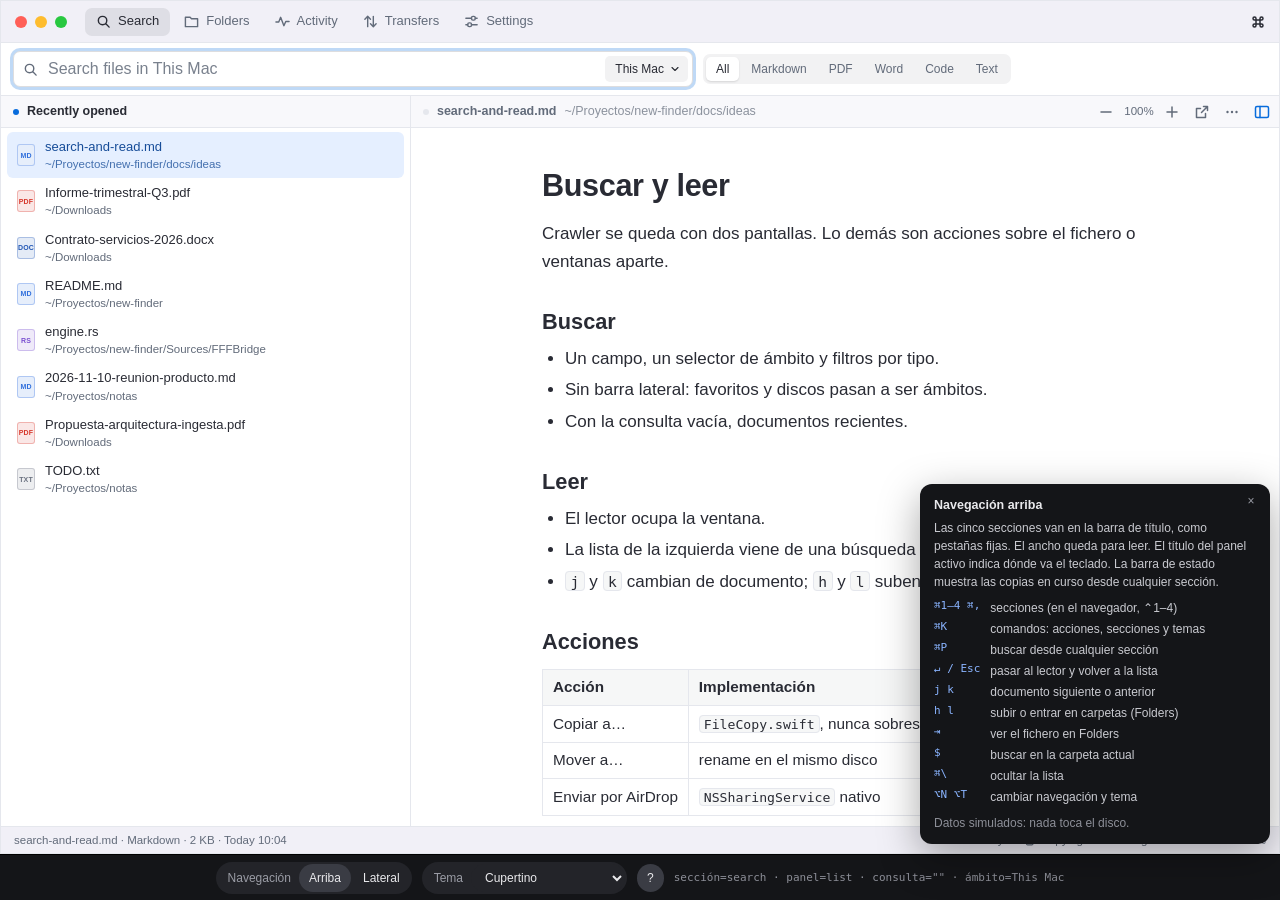
<file: prototype/crawler-shell.html>
<!doctype html>
<!--
  Prototipo desechable del shell de Crawler: cinco secciones (Search, Folders, Activity, Transfers, Settings),
  dos modelos de navegación (?nav=top|side) y los 11 temas de la app (?theme=system7, windowsRetro, ...).
  Datos simulados; nada toca el disco y no forma parte de la app nativa. Ábrelo con doble clic.
-->
<html lang="en" data-theme="cupertino" data-family="modern">
<head>
<meta charset="utf-8">
<meta name="viewport" content="width=device-width,initial-scale=1">
<title>Crawler · Shell</title>
<style>
/* ---------- theme tokens ----------
   Every theme sets the same roles. Defaults describe the modern family; the dark flag and each
   family override structure (bevels, title strips, type); theme blocks set the palette last. */
[data-theme] {
  --bg: #fff; --raised: #f8f8fb; --side: #f1f0f7; --text: #292b34; --muted: #626b7a; --line: #e5e7ed;
  --accent: #086cdc; --accent-text: #fff; --sel: #e5efff; --sel-text: #174d99;
  --hair: var(--line); --window-bg: var(--bg);
  --sel-dim: color-mix(in srgb, var(--text) 8%, var(--bg)); --sel-dim-text: var(--text); --sel-dim-ring: 0 0 transparent;
  --hover: color-mix(in srgb, var(--text) 5%, transparent);
  --menu-hi-bg: var(--accent); --menu-hi-fg: var(--accent-text);
  --page-bg: color-mix(in srgb, var(--text) 7%, var(--bg)); --page-image: none; --page-border: 0;
  --page-shadow: 0 1px 3px rgba(0,0,0,.12), 0 8px 20px rgba(0,0,0,.06);
  --code-bg: color-mix(in srgb, var(--text) 4%, var(--bg)); --code-border: var(--hair);
  --ok: #23885a; --warn: #b4720b; --err: #cf3b2c;
  --chart: var(--accent); --chart-bg: transparent; --chart-grid: var(--hair);
  --font: -apple-system, BlinkMacSystemFont, "SF Pro Text", "Helvetica Neue", Helvetica, Arial, sans-serif;
  --fs: 13px; --read-font: var(--font); --read-fs: 17px; --mono: ui-monospace, "SF Mono", Menlo, monospace;
  --pt-weight: 600; --tab-weight: 500; --smooth: antialiased;
  --r: 7px; --r-btn: 7px; --r-row: 6px; --seg-r: 7px; --frame-r: 12px; --badge-r: 3px; --bar-r: 99px; --check-r: 4px; --icon-rx: 1.5px;
  --frame-border: 1px solid var(--line); --frame-shadow: 0 0 transparent; --frame-pad: 0px;
  --chrome: var(--line); --gap: 1px; --gap-pad: 0px; --pane-bg: var(--bg); --pane-shadow: 0 0 transparent; --pane-pad: 0px;
  --well-shadow: 0 0 transparent; --well-pad: 0px; --well-mt: 0px; --row-inset: 6px; --row-py: 6px;
  --ctl-bg: var(--bg); --ctl-fg: var(--text); --ctl-border: color-mix(in srgb, var(--text) 16%, var(--bg));
  --raise: 0 1px 1px rgba(0,0,0,.05); --sunk: 0 0 transparent; --raise-thin: 0 0 transparent; --sunk-thin: 0 0 transparent;
  --field-bg: var(--bg); --field-border: color-mix(in srgb, var(--text) 16%, var(--bg)); --field-shadow: 0 0 transparent;
  --focus: 0 0 0 3px color-mix(in srgb, var(--accent) 26%, transparent);
  --focus-outline: 2px solid color-mix(in srgb, var(--accent) 60%, transparent);
  --ibtn-hover-shadow: 0 0 transparent; --ibtn-on: var(--accent); --ibtn-on-shadow: 0 0 transparent;
  --tb-bg: var(--side); --tab-bg: transparent; --tab-fg: var(--muted); --tab-raise: 0 0 transparent;
  --tab-act-bg: color-mix(in srgb, var(--text) 9%, transparent); --tab-act-fg: var(--text); --tab-act-shadow: 0 0 transparent;
  --side-bg: var(--side); --tool-bg: var(--bg); --tool-border: 1px solid var(--line);
  --pt-h: 32px; --pt-bg: var(--raised); --pt-fg: var(--muted); --pt-act-bg: var(--raised); --pt-act-fg: var(--text);
  --pt-act-image: none; --pt-inset: 0px; --pt-label-bg: transparent; --pt-label-pad: 0px; --pt-dot: var(--accent); --pt-dot-off: var(--line);
  --pt-btn-bg: transparent; --pt-border: 1px solid var(--line);
  --seg-bg: color-mix(in srgb, var(--text) 6%, var(--bg)); --seg-border: transparent; --seg-gap: 2px; --seg-pad: 2px;
  --seg-fg: var(--muted); --seg-btn-bg: transparent; --seg-btn-raise: 0 0 transparent;
  --seg-on-bg: var(--bg); --seg-on-fg: var(--text); --seg-on-shadow: 0 1px 2px rgba(0,0,0,.12);
  --th-bg: var(--bg); --th-shadow: inset 0 -1px var(--line);
  --bar-track: color-mix(in srgb, var(--text) 10%, transparent); --bar-fill: var(--accent); --bar-border: transparent; --bar-shadow: 0 0 transparent; --bar-pad: 0px;
  --st-bg: var(--side); --st-field-shadow: 0 0 transparent; --st-border: 1px solid var(--line);
  --pop-bg: var(--bg); --pop-border: 1px solid var(--line); --pop-shadow: 0 16px 40px rgba(0,0,0,.18), 0 2px 6px rgba(0,0,0,.08);
  --scrim: rgba(12,12,16,.18);
  --check-on-bg: var(--accent); --check-on-fg: var(--accent-text); --check-on-border: var(--accent);
  --sw: 1.5; --cap: round; --join: round; --crisp: geometricPrecision;
  --folder-fill: #5b9df0; --folder-stroke: none;
  --kw: #b4451a; --str: #18794e; --ty: #6e46c9; --com: var(--muted); --kw-weight: 400;
  --measure: 70ch; --z: 1;
  color-scheme: light;
}
[data-dark] {
  --page-bg: color-mix(in srgb, #000 40%, var(--bg)); --page-shadow: 0 1px 3px rgba(0,0,0,.6);
  --pop-shadow: 0 18px 44px rgba(0,0,0,.55), 0 0 0 1px rgba(255,255,255,.03);
  --raise: 0 0 transparent; --seg-on-shadow: 0 0 transparent; --seg-on-bg: color-mix(in srgb, var(--text) 16%, var(--bg));
  --ctl-bg: color-mix(in srgb, var(--text) 6%, var(--bg)); --scrim: rgba(0,0,0,.35);
  --kw: #f0a058; --str: #8fd8a8; --ty: #c4b5fd; --ok: #4cc38a; --warn: #e5b454; --err: #ff7b72;
  color-scheme: dark;
}
/* System 7: one-bit lines, striped active title strips, Geneva for the interface and New York for reading. */
[data-family="retro-mac"] {
  --line: #000; --hair: #a8a8a8;
  --sel-dim: #fff; --sel-dim-text: #000; --sel-dim-ring: inset 0 0 0 1px #000; --hover: transparent;
  --menu-hi-bg: #000; --menu-hi-fg: #fff;
  --page-bg: #fff; --page-image: repeating-conic-gradient(#b8b8b8 0 25%, #fff 0 50%) 0 0 / 2px 2px; --page-border: 1px solid #000; --page-shadow: 1px 1px 0 #000;
  --code-bg: #fff; --code-border: #000;
  --ok: #000; --warn: #000; --err: #000; --chart: #000; --chart-grid: #d0d0d0;
  --font: Geneva, "Lucida Grande", Verdana, sans-serif; --fs: 12px; --read-font: "New York", "Iowan Old Style", Georgia, serif; --mono: Monaco, Menlo, monospace;
  --pt-weight: 700; --tab-weight: 700; --smooth: none;
  --r: 0px; --r-btn: 6px; --r-row: 0px; --seg-r: 0px; --frame-r: 0px; --badge-r: 0px; --bar-r: 0px; --check-r: 0px; --icon-rx: 0px;
  --frame-border: 1px solid #000; --frame-shadow: 1px 1px 0 #000;
  --chrome: #000; --row-inset: 0px; --row-py: 4px;
  --ctl-bg: #fff; --ctl-border: #000; --raise: 0 0 transparent;
  --field-bg: #fff; --field-border: #000;
  --focus: 0 0 0 1px #000; --focus-outline: 1px dotted #000; --ibtn-on: inherit; --ibtn-on-shadow: inset 0 0 0 1px #000;
  --tb-bg: #fff; --tab-fg: #000; --tab-act-bg: #000; --tab-act-fg: #fff;
  --side-bg: #fff; --tool-bg: #fff;
  --pt-bg: #fff; --pt-fg: #7a7a7a; --pt-act-bg: #fff; --pt-act-fg: #000;
  --pt-act-image: repeating-linear-gradient(to bottom, #000 0 1px, #fff 1px 2px); --pt-inset: 9px 4px 8px; --pt-label-bg: #fff; --pt-label-pad: 6px;
  --pt-dot: transparent; --pt-dot-off: transparent; --pt-btn-bg: #fff; --pt-border: 1px solid #000;
  --seg-bg: #fff; --seg-border: #000; --seg-gap: 0px; --seg-pad: 0px; --seg-fg: #000; --seg-on-bg: #000; --seg-on-fg: #fff; --seg-on-shadow: 0 0 transparent;
  --th-bg: #fff; --th-shadow: inset 0 -1px #000;
  --bar-track: #fff; --bar-fill: #000; --bar-border: #000;
  --st-bg: #fff; --pop-bg: #fff; --pop-border: 1px solid #000; --pop-shadow: 1px 1px 0 #000; --scrim: transparent;
  --check-on-bg: #fff; --check-on-fg: #000; --check-on-border: #000;
  --sw: 1; --cap: square; --join: miter; --crisp: crispEdges;
  --folder-fill: #fff; --folder-stroke: #000;
  --kw: #000; --str: #000; --ty: #000; --com: #6a6a6a; --kw-weight: 700;
}
/* Windows 95: grey chrome, bevelled controls, navy active title strips, Tahoma and Verdana. */
[data-family="retro-win"] {
  --hair: #c0c0c0; --window-bg: #d4d0c8;
  --sel-dim: #d4d0c8; --sel-dim-text: #000; --hover: transparent; --menu-hi-bg: #000080; --menu-hi-fg: #fff;
  --page-bg: #808080; --page-shadow: 1px 1px 0 #000; --code-bg: #fff; --code-border: #808080;
  --ok: #008000; --warn: #806000; --err: #c00000; --chart: #00e000; --chart-bg: #000; --chart-grid: #006000;
  --font: Tahoma, "MS Sans Serif", Verdana, Geneva, sans-serif; --fs: 12px; --read-font: Verdana, Tahoma, sans-serif; --read-fs: 15px; --mono: "Courier New", Courier, monospace;
  --pt-weight: 700; --tab-weight: 400; --smooth: none;
  --r: 0px; --r-btn: 0px; --r-row: 0px; --seg-r: 0px; --frame-r: 0px; --badge-r: 0px; --bar-r: 0px; --check-r: 0px; --icon-rx: 0px;
  --raise: inset -1px -1px #0a0a0a, inset 1px 1px #fff, inset -2px -2px #808080, inset 2px 2px #dfdfdf;
  --sunk: inset -1px -1px #fff, inset 1px 1px #0a0a0a, inset -2px -2px #dfdfdf, inset 2px 2px #808080;
  --raise-thin: inset -1px -1px #808080, inset 1px 1px #fff; --sunk-thin: inset 1px 1px #808080, inset -1px -1px #fff;
  --frame-border: 0; --frame-shadow: var(--raise); --frame-pad: 3px;
  --chrome: #d4d0c8; --gap: 3px; --gap-pad: 3px; --pane-bg: #d4d0c8; --pane-shadow: var(--raise); --pane-pad: 3px;
  --well-shadow: var(--sunk); --well-pad: 2px; --well-mt: 2px; --row-inset: 0px; --row-py: 3px;
  --ctl-bg: #d4d0c8; --ctl-fg: #000; --ctl-border: transparent;
  --field-bg: #fff; --field-border: transparent; --field-shadow: var(--sunk);
  --focus: 0 0 transparent; --focus-outline: 1px dotted #000; --ibtn-hover-shadow: var(--raise-thin); --ibtn-on: inherit; --ibtn-on-shadow: var(--sunk-thin);
  --tb-bg: #d4d0c8; --tab-bg: #d4d0c8; --tab-fg: #000; --tab-raise: var(--raise);
  --tab-act-bg: repeating-conic-gradient(#fff 0 25%, #d4d0c8 0 50%) 0 0 / 2px 2px; --tab-act-fg: #000; --tab-act-shadow: var(--sunk);
  --side-bg: #d4d0c8; --tool-bg: #d4d0c8; --tool-border: 0;
  --pt-h: 24px; --pt-bg: #808080; --pt-fg: #d4d0c8; --pt-act-bg: #000080; --pt-act-fg: #fff; --pt-act-image: linear-gradient(90deg, #000080, #1084d0);
  --pt-dot: transparent; --pt-dot-off: transparent; --pt-border: 0;
  --seg-bg: transparent; --seg-border: transparent; --seg-gap: 3px; --seg-pad: 0px; --seg-fg: #000; --seg-btn-bg: #d4d0c8; --seg-btn-raise: var(--raise);
  --seg-on-bg: repeating-conic-gradient(#fff 0 25%, #d4d0c8 0 50%) 0 0 / 2px 2px; --seg-on-fg: #000; --seg-on-shadow: var(--sunk);
  --th-bg: #d4d0c8; --th-shadow: var(--raise);
  --bar-track: #fff; --bar-fill: repeating-linear-gradient(90deg, #000080 0 7px, transparent 7px 9px); --bar-shadow: var(--sunk-thin); --bar-pad: 2px;
  --st-bg: #d4d0c8; --st-field-shadow: var(--sunk-thin); --st-border: 0;
  --pop-bg: #d4d0c8; --pop-border: 0; --pop-shadow: var(--raise); --scrim: transparent;
  --check-on-bg: #fff; --check-on-fg: #000; --check-on-border: transparent;
  --sw: 1; --cap: square; --join: miter; --crisp: crispEdges;
  --folder-fill: #f5d76e; --folder-stroke: #000;
  --kw: #00007f; --str: #7f007f; --ty: #007f7f; --com: #007f00; --kw-weight: 700;
}
/* Classic Unix (Motif/CDE): olive bevels, green active title strips, Helvetica and Charter. */
[data-family="retro-unix"] {
  --hair: #a9ada3; --window-bg: #bdbfb7;
  --sel-dim: #c8c7bd; --sel-dim-text: #202921; --hover: transparent; --menu-hi-bg: #365b47; --menu-hi-fg: #fff;
  --page-bg: #8f948a; --page-shadow: 1px 1px 0 #3a3f38; --code-bg: #f2f1ea; --code-border: #a9ada3;
  --ok: #2f6b3f; --warn: #8a6a1c; --err: #9b2c1f; --chart: #365b47; --chart-grid: #c8c7bd;
  --font: Helvetica, "Helvetica Neue", Arial, sans-serif; --fs: 12px; --read-font: Charter, "Bitstream Charter", Georgia, serif; --mono: "Courier New", Courier, monospace;
  --pt-weight: 700; --tab-weight: 500;
  --r: 0px; --r-btn: 0px; --r-row: 0px; --seg-r: 0px; --frame-r: 0px; --badge-r: 0px; --bar-r: 0px; --check-r: 0px; --icon-rx: 0px;
  --raise: inset 1px 1px #f5f4ee, inset -1px -1px #4c5249, inset 2px 2px #dddcd3, inset -2px -2px #8f948a;
  --sunk: inset 1px 1px #4c5249, inset -1px -1px #f5f4ee, inset 2px 2px #8f948a, inset -2px -2px #dddcd3;
  --raise-thin: inset 1px 1px #f5f4ee, inset -1px -1px #6f746b; --sunk-thin: inset 1px 1px #6f746b, inset -1px -1px #f5f4ee;
  --frame-border: 0; --frame-shadow: var(--raise); --frame-pad: 3px;
  --chrome: #bdbfb7; --gap: 4px; --gap-pad: 4px; --pane-bg: #c8c7bd; --pane-shadow: var(--raise); --pane-pad: 3px;
  --well-shadow: var(--sunk); --well-pad: 2px; --well-mt: 3px; --row-inset: 0px; --row-py: 3px;
  --ctl-bg: #c8c7bd; --ctl-fg: #202921; --ctl-border: transparent;
  --field-bg: #f2f1ea; --field-border: transparent; --field-shadow: var(--sunk);
  --focus: 0 0 transparent; --focus-outline: 2px solid #365b47; --ibtn-hover-shadow: var(--raise-thin); --ibtn-on: inherit; --ibtn-on-shadow: var(--sunk-thin);
  --tb-bg: #bdbfb7; --tab-bg: #c8c7bd; --tab-fg: #202921; --tab-raise: var(--raise); --tab-act-bg: #365b47; --tab-act-fg: #fff; --tab-act-shadow: var(--sunk);
  --side-bg: #bdbfb7; --tool-bg: #bdbfb7; --tool-border: 0;
  --pt-h: 24px; --pt-bg: #c8c7bd; --pt-fg: #424c41; --pt-act-bg: #365b47; --pt-act-fg: #fff;
  --pt-dot: transparent; --pt-dot-off: transparent; --pt-border: 0;
  --seg-bg: transparent; --seg-border: transparent; --seg-gap: 4px; --seg-pad: 0px; --seg-fg: #202921; --seg-btn-bg: #c8c7bd; --seg-btn-raise: var(--raise);
  --seg-on-bg: #365b47; --seg-on-fg: #fff; --seg-on-shadow: var(--sunk);
  --th-bg: #c8c7bd; --th-shadow: var(--raise);
  --bar-track: #f2f1ea; --bar-fill: #365b47; --bar-shadow: var(--sunk-thin); --bar-pad: 2px;
  --st-bg: #bdbfb7; --st-field-shadow: var(--sunk-thin); --st-border: 0;
  --pop-bg: #c8c7bd; --pop-border: 0; --pop-shadow: var(--raise); --scrim: transparent;
  --check-on-bg: #f2f1ea; --check-on-fg: #202921; --check-on-border: transparent;
  --sw: 1; --cap: square; --join: miter; --crisp: crispEdges;
  --folder-fill: #c29d59; --folder-stroke: #202921;
  --kw: #7a3b16; --str: #2f6b3f; --ty: #3f4f8a; --com: #6a7166; --kw-weight: 700;
}
/* Terminal: one green phosphor, square edges, monospace throughout. */
[data-family="terminal"] {
  --font: "IBM Plex Mono", ui-monospace, "SF Mono", Menlo, monospace; --fs: 12.5px; --read-font: var(--font); --read-fs: 15px; --mono: var(--font);
  --r: 0px; --r-btn: 0px; --r-row: 0px; --seg-r: 0px; --frame-r: 0px; --badge-r: 0px; --bar-r: 0px; --check-r: 0px; --icon-rx: 0px;
  --sel-dim: #16301d; --hover: #0f1d13; --menu-hi-bg: var(--accent); --menu-hi-fg: var(--bg);
  --page-bg: #050906; --page-shadow: 0 0 transparent; --page-border: 1px solid var(--line); --code-bg: #07100a; --code-border: var(--line);
  --ok: #7ce38b; --warn: #e3d27c; --err: #ff7b72;
  --ctl-bg: transparent; --ctl-border: var(--line); --field-bg: transparent; --field-border: var(--line);
  --focus: 0 0 0 1px var(--accent); --focus-outline: 1px solid var(--accent); --ibtn-on: var(--accent);
  --tab-act-bg: var(--accent); --tab-act-fg: var(--bg);
  --pt-bg: var(--side); --pt-fg: var(--muted); --pt-act-bg: var(--accent); --pt-act-fg: var(--bg); --pt-dot: transparent; --pt-dot-off: transparent;
  --seg-bg: transparent; --seg-border: var(--line); --seg-gap: 0px; --seg-pad: 0px; --seg-on-bg: var(--accent); --seg-on-fg: var(--bg);
  --bar-track: transparent; --bar-fill: var(--accent); --bar-border: var(--line);
  --pop-shadow: 0 0 transparent; --pop-border: 1px solid var(--accent);
  --check-on-bg: transparent; --check-on-fg: var(--accent); --check-on-border: var(--accent);
  --sw: 1.25; --cap: square; --join: miter; --crisp: crispEdges;
  --folder-fill: none; --folder-stroke: var(--accent);
  --kw: #7ce38b; --str: #d7ffdc; --ty: #b3edb4; --com: #5f9466; --kw-weight: 700;
}
/* Palettes come from Sources/Crawler/ThemePalette.swift. */
[data-theme="cupertino"] { --bg: #fff; --raised: #f8f8fb; --side: #f1f0f7; --text: #292b34; --muted: #626b7a; --line: #e5e7ed; --accent: #086cdc; --accent-text: #fff; --sel: #e5efff; --sel-text: #174d99; --folder-fill: #5b9df0 }
[data-theme="dark"] { --bg: #202124; --raised: #292a2e; --side: #191a1d; --text: #ededf0; --muted: #a6a8b1; --line: #404147; --accent: #80b6ff; --accent-text: #101d30; --sel: #304564; --sel-text: #d5e7ff; --folder-fill: #7fb1f5 }
[data-theme="catppuccin"] { --bg: #1e1e2e; --raised: #313244; --side: #181825; --text: #cdd6f4; --muted: #a6adc8; --line: #45475a; --accent: #cba6f7; --accent-text: #1e1e2e; --sel: #45405e; --sel-text: #f5e0dc; --folder-fill: #89b4fa; --r: 9px; --r-btn: 9px; --seg-r: 9px; --r-row: 8px; --frame-r: 14px; --kw: #cba6f7; --str: #a6e3a1; --ty: #f9e2af }
[data-theme="github"] { --bg: #fff; --raised: #f6f8fa; --side: #f6f8fa; --text: #1f2328; --muted: #59636e; --line: #d1d9e0; --accent: #0969da; --accent-text: #fff; --sel: #ddf4ff; --sel-text: #0550ae; --folder-fill: #54aeff; --r: 6px; --r-btn: 6px; --seg-r: 6px; --kw: #cf222e; --str: #0a3069; --ty: #8250df }
[data-theme="vercel"] { --bg: #000; --raised: #111; --side: #0a0a0a; --text: #ededed; --muted: #a1a1a1; --line: #333; --accent: #fff; --accent-text: #000; --sel: #303030; --sel-text: #fff; --folder-fill: #a1a1a1; --r: 6px; --r-btn: 6px; --seg-r: 6px; --kw: #ff4d8d; --str: #62c073; --ty: #52a8ff }
[data-theme="system7"] { --bg: #fff; --raised: #fff; --side: #fff; --text: #000; --muted: #555; --accent: #000; --accent-text: #fff; --sel: #000; --sel-text: #fff }
[data-theme="terminal"] { --bg: #0b120d; --raised: #101e14; --side: #080e09; --text: #b3edb4; --muted: #80b184; --line: #30563a; --accent: #7ce38b; --accent-text: #0b120d; --sel: #234e2f; --sel-text: #d7ffdc }
[data-theme="windowsRetro"] { --bg: #fff; --raised: #d4d0c8; --side: #d4d0c8; --text: #000; --muted: #505050; --line: #808080; --accent: #000080; --accent-text: #fff; --sel: #000080; --sel-text: #fff }
[data-theme="windows"] { --bg: #fff; --raised: #f3f6fb; --side: #eaf0f9; --text: #1a2330; --muted: #546477; --line: #d5dfea; --accent: #005fb8; --accent-text: #fff; --sel: #cce4fa; --sel-text: #003c75; --folder-fill: #e8b931; --r: 5px; --r-btn: 5px; --seg-r: 5px; --r-row: 4px; --frame-r: 8px; --font: "Segoe UI Variable", "Segoe UI", -apple-system, BlinkMacSystemFont, sans-serif }
[data-theme="linux"] { --bg: #2c202d; --raised: #392b3a; --side: #221923; --text: #f2eaf0; --muted: #bfaebc; --line: #59455a; --accent: #ffa077; --accent-text: #321307; --sel: #613e47; --sel-text: #ffe8de; --folder-fill: #ffa077; --r: 9px; --r-btn: 9px; --seg-r: 9px; --r-row: 8px; --frame-r: 14px; --font: Ubuntu, Cantarell, -apple-system, BlinkMacSystemFont, sans-serif }
[data-theme="linuxRetro"] { --bg: #e8e7df; --raised: #c8c7bd; --side: #bdbfb7; --text: #202921; --muted: #424c41; --line: #7c8378; --accent: #365b47; --accent-text: #fff; --sel: #365b47; --sel-text: #fff }

/* ---------- base ---------- */
* { box-sizing: border-box }
html, body { margin: 0 }
html.standalone body { background: #1b1c20 }
:where(.frame) button { font: inherit; color: inherit; background: none; border: 0; padding: 0; margin: 0; cursor: default; text-align: inherit }
:where(.frame) input { font: inherit; color: inherit; margin: 0 }
.stage { height: var(--stage-h, 760px); display: flex; flex-direction: column; position: relative }
.frame { flex: 1; min-height: 0; display: flex; flex-direction: column; position: relative; overflow: hidden;
  background: var(--window-bg); color: var(--text); font: var(--fs)/1.4 var(--font); -webkit-font-smoothing: var(--smooth);
  border: var(--frame-border); border-radius: var(--frame-r); box-shadow: var(--frame-shadow); padding: var(--frame-pad) }
html.standalone .frame { border-radius: 0 }
.frame ::selection { background: color-mix(in srgb, var(--accent) 30%, transparent) }
[data-family^="retro"] .frame ::selection, [data-family="terminal"] .frame ::selection { background: var(--sel); color: var(--sel-text) }
.frame :focus-visible { outline: var(--focus-outline); outline-offset: 1px }
.frame input:focus-visible { outline: none }
.frame kbd { font: 10.5px/1 var(--font); padding: 2px 5px; border-radius: 4px; border: 1px solid var(--hair); color: var(--muted); background: var(--bg) }
.sp { flex: 1 }
.muted { color: var(--muted) }
.num { font-variant-numeric: tabular-nums }

/* icons */
.ic { width: 16px; height: 16px; flex: none; fill: none; stroke: currentColor; stroke-width: var(--sw); stroke-linecap: var(--cap); stroke-linejoin: var(--join); shape-rendering: var(--crisp) }
.ic rect { rx: var(--icon-rx) }
.ic .f { fill: currentColor; stroke: none }
.fold { width: 18px; height: 16px; flex: none; fill: var(--folder-fill); stroke: var(--folder-stroke); stroke-width: 1; shape-rendering: var(--crisp) }
.bdg { flex: none; width: 18px; height: 22px; display: grid; place-items: center; border-radius: var(--badge-r); font: 700 7px/1 var(--font); letter-spacing: .02em;
  color: var(--c); background: color-mix(in srgb, var(--c) 12%, var(--bg)); border: 1px solid color-mix(in srgb, var(--c) 30%, transparent) }
.k-md { --c: #2f6fdc } .k-pdf { --c: #d6372b } .k-docx { --c: #2257b5 } .k-code { --c: #7a4fd0 } .k-txt { --c: #6b7280 } .k-img { --c: #1f9d63 } .k-other { --c: #6b7280 }
[data-family="retro-mac"] .bdg, [data-family="terminal"] .bdg { color: var(--text); background: var(--bg); border-color: var(--text) }
[data-family="retro-win"] .bdg, [data-family="retro-unix"] .bdg { background: #fff; border-color: #000 }
.lights { display: flex; gap: 8px; padding: 0 14px; flex: none }
.lights i { width: 12px; height: 12px; border-radius: 50%; display: block; background: #ff5f57 }
.lights i:nth-child(2) { background: #febc2e } .lights i:nth-child(3) { background: #28c840 }

/* ---------- shell ---------- */
.titlebar { flex: none; height: 42px; display: flex; align-items: center; gap: 4px; padding-right: 8px; background: var(--tb-bg); border-bottom: var(--tool-border) }
.navtabs { display: flex; gap: 3px; align-items: center; min-width: 0 }
.navtab { height: 28px; display: inline-flex; align-items: center; gap: 7px; padding: 0 11px; border-radius: var(--r); white-space: nowrap;
  background: var(--tab-bg); color: var(--tab-fg); box-shadow: var(--tab-raise); font-weight: var(--tab-weight) }
.navtab:hover { color: var(--text) }
.navtab.on { background: var(--tab-act-bg); color: var(--tab-act-fg); box-shadow: var(--tab-act-shadow) }
.navtab .ic { width: 15px; height: 15px }
.body { flex: 1; min-height: 0; display: flex }
.main { flex: 1; min-width: 0; display: flex; flex-direction: column }
.toolbar { flex: none; min-height: 50px; display: flex; flex-wrap: wrap; align-items: center; gap: 8px 10px; padding: 8px 12px; background: var(--tool-bg); border-bottom: var(--tool-border) }
.tool-title { font-weight: 700; font-size: calc(var(--fs) + 1px); white-space: nowrap }
.work { flex: 1; min-height: 0; display: flex }
.split { flex: 1; min-width: 0; display: grid; grid-template-columns: minmax(250px, 32%) minmax(0, 1fr); grid-template-rows: minmax(0, 1fr);
  gap: var(--gap); padding: var(--gap-pad); background: var(--chrome) }
.split.solo { grid-template-columns: minmax(0, 1fr) }
.split.solo > .pane:first-child { display: none }
.split.inspect { grid-template-columns: minmax(0, 1fr) minmax(250px, 300px) }
.single { flex: 1; min-width: 0; display: flex; padding: var(--gap-pad); background: var(--chrome) }
.single > .pane { flex: 1 }
.sidebar { width: 200px; flex: none; display: flex; flex-direction: column; gap: 2px; padding: 0 8px 10px; background: var(--side-bg); border-right: var(--tool-border); overflow: auto }
[data-family^="retro"] .sidebar { border-right: 0 }
[data-family="retro-mac"] .sidebar { border-right: 1px solid #000 }
.side-top { height: 50px; flex: none; display: flex; align-items: center; margin: 0 -8px }
.snav { height: 30px; display: flex; align-items: center; gap: 9px; padding: 0 10px; border-radius: var(--r); color: var(--text); white-space: nowrap; flex: none }
.snav:hover { background: var(--hover) }
.snav.on { background: var(--tab-act-bg); color: var(--tab-act-fg); box-shadow: var(--tab-act-shadow) }
.snav .lbl { flex: 1; min-width: 0; overflow: hidden; text-overflow: ellipsis }
.snav .kb { font-size: 11px; color: var(--muted) }
.snav.on .kb { color: inherit; opacity: .7 }
.grp { margin: 16px 10px 4px; font-size: 11px; font-weight: 700; color: var(--muted) }

/* panes: the active one shows it in its title strip */
.pane { display: flex; flex-direction: column; min-width: 0; min-height: 0; background: var(--pane-bg); box-shadow: var(--pane-shadow); padding: var(--pane-pad) }
.ptitle { flex: none; height: var(--pt-h); display: flex; align-items: center; gap: 4px; padding: 0 4px 0 12px; position: relative; min-width: 0;
  background: var(--pt-bg); color: var(--pt-fg); border-bottom: var(--pt-border); font-weight: var(--pt-weight); font-size: calc(var(--fs) - .5px); white-space: nowrap }
.ptitle > * { position: relative; z-index: 1 }
.ptitle::before { content: ""; position: absolute; inset: var(--pt-inset); z-index: 0 }
.pane.active > .ptitle, .palette > .ptitle { background: var(--pt-act-bg); color: var(--pt-act-fg) }
.pane.active > .ptitle::before, .palette > .ptitle::before { background: var(--pt-act-image) }
.pt-dot { width: 6px; height: 6px; border-radius: 50%; background: var(--pt-dot-off); flex: none; margin-right: 4px }
.pane.active .pt-dot { background: var(--pt-dot) }
.pt-text { display: flex; align-items: baseline; gap: 8px; min-width: 0; overflow: hidden; background: var(--pt-label-bg); padding: 0 var(--pt-label-pad) }
.pt-text > span { overflow: hidden; text-overflow: ellipsis }
.pt-sub { font-weight: 400; opacity: .72 }
.pt-text button { color: inherit; padding: 1px 2px; border-radius: 3px }
.pt-text button:hover { text-decoration: underline }
.pt-text .sepr { opacity: .55 }
.ptitle .ibtn, .ptitle .stepper { background: var(--pt-btn-bg) }
.pageind { font-weight: 400; font-size: 11.5px; padding: 0 6px; background: var(--pt-btn-bg) }
.prog { position: absolute; left: 0; bottom: 0; height: 2px; width: 0; background: var(--accent); z-index: 2 }
.pane.active .prog { background: var(--pt-act-fg) }
[data-family="modern"] .pane.active .prog { background: var(--accent) }
.well { flex: 1; min-height: 0; display: flex; background: var(--bg); box-shadow: var(--well-shadow); padding: var(--well-pad); margin-top: var(--well-mt) }
.scroll { flex: 1; min-width: 0; overflow: auto; position: relative }

/* status bar */
.status { flex: none; height: 27px; display: flex; align-items: center; gap: 4px; padding: 0 6px; background: var(--st-bg); border-top: var(--st-border); font-size: 11.5px; color: var(--muted); white-space: nowrap; overflow: hidden }
[data-family="retro-win"] .status, [data-family="retro-unix"] .status { padding: 3px 0 0; height: 26px }
.st { display: inline-flex; align-items: center; gap: 6px; height: 21px; padding: 0 7px; box-shadow: var(--st-field-shadow); min-width: 0; overflow: hidden; text-overflow: ellipsis }
.st.grow { flex: 1; display: block; line-height: 21px }
button.st:hover { color: var(--text) }
.st .ic { width: 13px; height: 13px }
.st .bar { width: 64px; height: 8px }
.ok { color: var(--ok) } .warn { color: var(--warn) } .err { color: var(--err) }

/* ---------- controls ---------- */
.btn { height: 26px; display: inline-flex; align-items: center; gap: 6px; padding: 0 11px; white-space: nowrap; flex: none;
  border: 1px solid var(--ctl-border); border-radius: var(--r-btn); background: var(--ctl-bg); color: var(--ctl-fg); box-shadow: var(--raise) }
.btn:hover { background-image: linear-gradient(var(--hover), var(--hover)) }
.btn:active:not(:disabled) { box-shadow: var(--sunk) }
.btn:disabled { opacity: .45 }
.btn .ic { width: 14px; height: 14px }
.btn.primary { background: var(--accent); color: var(--accent-text); border-color: transparent }
[data-family="retro-mac"] .btn.primary { background: #fff; color: #000; border-color: #000; box-shadow: 0 0 0 2px #fff, 0 0 0 3px #000 }
[data-family="retro-win"] .btn.primary { background: #d4d0c8; color: #000; box-shadow: 0 0 0 1px #000, var(--raise) }
[data-family="retro-unix"] .btn.primary { background: #c8c7bd; color: #202921; box-shadow: 0 0 0 1px #202921, var(--raise) }
[data-family="terminal"] .btn.primary { color: var(--bg) }
[data-family="retro-win"] .btn:disabled { opacity: 1; color: #808080; text-shadow: 1px 1px #fff }
.ibtn { width: 26px; height: 24px; display: inline-grid; place-items: center; border-radius: var(--r); color: inherit; flex: none }
.ibtn:hover { background-image: linear-gradient(var(--hover), var(--hover)); box-shadow: var(--ibtn-hover-shadow) }
.ibtn.on { color: var(--ibtn-on); box-shadow: var(--ibtn-on-shadow) }
.stepper { display: inline-flex; align-items: center; flex: none }
.stepper .zv { min-width: 40px; text-align: center; font-weight: 400; font-size: 11.5px; font-variant-numeric: tabular-nums }
.field { position: relative; display: flex; align-items: center; gap: 8px; height: 30px; min-width: 0; padding: 0 4px 0 9px; color: var(--muted);
  background: var(--field-bg); border: 1px solid var(--field-border); border-radius: var(--r); box-shadow: var(--field-shadow) }
.field:focus-within { box-shadow: var(--field-shadow), var(--focus) }
.field.local { background: color-mix(in srgb, var(--accent) 8%, var(--field-bg)) }
.field input { flex: 1; min-width: 0; height: 100%; border: 0; outline: 0; background: transparent; color: var(--text); font-size: calc(var(--fs) + 1px) }
.field input::placeholder { color: var(--muted); opacity: .85 }
.field.big { height: 36px; flex: 1 1 320px; max-width: 680px }
.field.big input { font-size: calc(var(--fs) + 3px) }
.field .ic { width: 15px; height: 15px }
.scope-btn { flex: none; max-width: 170px; height: 26px; display: inline-flex; align-items: center; gap: 5px; padding: 0 6px 0 9px; font-size: 12px; color: var(--ctl-fg);
  border-radius: max(0px, calc(var(--r) - 2px)); background: var(--seg-bg); box-shadow: var(--seg-btn-raise); border: 1px solid var(--seg-border) }
.scope-btn span { overflow: hidden; text-overflow: ellipsis }
.scope-btn .ic { width: 12px; height: 12px }
.field.local .scope-btn { color: var(--accent) }
[data-family^="retro"] .field.local .scope-btn, [data-family="terminal"] .field.local .scope-btn { color: inherit; font-weight: 700 }
.seg { display: inline-flex; flex: none; gap: var(--seg-gap); padding: var(--seg-pad); background: var(--seg-bg); border: 1px solid var(--seg-border); border-radius: var(--seg-r) }
.seg button { height: 24px; display: inline-flex; align-items: center; gap: 6px; padding: 0 10px; white-space: nowrap; font-size: 12px;
  border-radius: max(0px, calc(var(--seg-r) - 2px)); background: var(--seg-btn-bg); box-shadow: var(--seg-btn-raise); color: var(--seg-fg) }
.seg button:hover { color: var(--text) }
.seg button.on { background: var(--seg-on-bg); color: var(--seg-on-fg); box-shadow: var(--seg-on-shadow) }
.seg button .ic { width: 14px; height: 14px }
[data-family="retro-mac"] .seg button + button { border-left: 1px solid #000 }
[data-family="terminal"] .seg button + button { border-left: 1px solid var(--line) }
.select { min-width: 190px; justify-content: space-between }
.check { display: inline-flex; align-items: center; gap: 8px; min-height: 22px }
.check .box { width: 15px; height: 15px; flex: none; display: grid; place-items: center; color: var(--check-on-fg);
  background: var(--field-bg); border: 1px solid var(--field-border); border-radius: var(--check-r); box-shadow: var(--field-shadow) }
.check.on .box { background: var(--check-on-bg); border-color: var(--check-on-border) }
.check .box .ic { width: 12px; height: 12px; stroke-width: 2 }
.bar { height: 10px; flex: none; overflow: hidden; padding: var(--bar-pad);
  background: var(--bar-track); border: 1px solid var(--bar-border); border-radius: var(--bar-r); box-shadow: var(--bar-shadow) }
.bar > i { display: block; height: 100%; background: var(--bar-fill); border-radius: inherit; transition: width .35s ease-out }

/* lists */
.list { padding: 4px 0 12px }
.row { display: flex; align-items: center; gap: 10px; margin: 0 var(--row-inset); padding: var(--row-py) 10px; border-radius: var(--r-row); min-width: 0 }
.row:hover { background: var(--hover) }
.row .t { flex: 1; min-width: 0 }
.row .n { white-space: nowrap; overflow: hidden; text-overflow: ellipsis }
.row .p { font-size: 11.5px; color: var(--muted); white-space: nowrap; overflow: hidden; text-overflow: ellipsis }
.row .m { flex: none; font-size: 11.5px; color: var(--muted); white-space: nowrap; font-variant-numeric: tabular-nums }
.row .chev { width: 12px; height: 12px; color: var(--muted) }
.row.sel { background: var(--sel-dim); color: var(--sel-dim-text); box-shadow: var(--sel-dim-ring) }
.pane.active .row.sel { background: var(--sel); color: var(--sel-text); box-shadow: none }
.pane.active .row.sel .p, .pane.active .row.sel .m, .pane.active .row.sel .chev { color: inherit; opacity: .78 }
.row mark { background: none; color: inherit; font-weight: 700; text-decoration: underline; text-decoration-thickness: 1px; text-underline-offset: 2px }
.empty { padding: 24px 16px; color: var(--muted); line-height: 1.5 }
.empty b { color: var(--text) }

/* ---------- documents ---------- */
.doc { font-family: var(--read-font); color: var(--text); -webkit-font-smoothing: antialiased }
.dv.read .doc { font-size: calc(var(--read-fs) * var(--z)); line-height: 1.62; max-width: var(--measure); margin: 0 auto; padding: 40px 28px 120px }
.doc h1 { font-size: 1.8em; line-height: 1.15; margin: 0 0 .55em; letter-spacing: -.012em }
.doc h2 { font-size: 1.28em; line-height: 1.25; margin: 1.5em 0 .45em }
.doc h3 { font-size: 1.06em; margin: 1.3em 0 .35em }
.doc p { margin: .65em 0 }
.doc ul, .doc ol { padding-left: 1.35em; margin: .6em 0 }
.doc li { margin: .22em 0 }
.doc li.task { list-style: none; margin-left: -1.35em; display: flex; gap: .5em; align-items: baseline }
.doc li.task .box { width: .8em; height: .8em; border: 1px solid currentColor; border-radius: var(--check-r); flex: none; display: inline-grid; place-items: center; position: relative; top: .08em }
.doc li.task .box .ic { width: .75em; height: .75em; stroke-width: 2.5 }
.doc code { font: .86em var(--mono); background: var(--code-bg); border: 1px solid var(--code-border); border-radius: 4px; padding: .05em .3em }
.doc pre { font: .82em/1.5 var(--mono); background: var(--code-bg); border: 1px solid var(--code-border); border-radius: var(--r); padding: .8em 1em; overflow: auto; -webkit-font-smoothing: var(--smooth) }
.doc pre code { border: 0; background: none; padding: 0; font-size: 1em }
.doc table { border-collapse: collapse; margin: .9em 0; font-size: .9em }
.doc th, .doc td { border: 1px solid var(--hair); padding: .35em .65em; text-align: left }
.doc th { background: var(--code-bg) }
.doc blockquote { margin: .9em 0; padding: .1em 0 .1em 1em; border-left: 1px solid var(--hair); color: var(--muted) }
.word-note { display: inline-flex; font: 11.5px var(--font); color: var(--muted); border: 1px solid var(--hair); border-radius: var(--r); padding: 2px 8px; margin-bottom: 1.4em }
.pages { min-height: 100%; display: flex; flex-direction: column; align-items: center; gap: 16px; padding: 22px 16px 80px; background: var(--page-bg); background-image: var(--page-image) }
.page { flex: none; position: relative; width: min(100%, calc(680px * var(--z))); aspect-ratio: 1 / 1.414; overflow: hidden; padding: 7% 8.5%;
  background: #fff; color: #1d1d1f; border: var(--page-border); box-shadow: var(--page-shadow); font: calc(11.5px * var(--z))/1.5 var(--read-font) }
.page h1 { font-size: 2.2em; line-height: 1.1; margin: 0 0 .25em } .page h2 { font-size: 1.3em; margin: .3em 0 .9em; color: #555; font-weight: 500 }
.page p { margin: .6em 0 } .page ul, .page ol { padding-left: 1.3em }
.page table { border-collapse: collapse; margin: 1em 0 } .page th, .page td { border-bottom: 1px solid #ddd; padding: .3em 1em .3em 0; text-align: left }
.page .fl { height: .62em; background: #e6e6ea; margin: .62em 0 } .page .fl.h { height: 1em; width: 45%; background: #d4d4da; margin: 1.6em 0 .9em }
.page .pno { position: absolute; bottom: 3.5%; left: 0; right: 0; text-align: center; color: #999; font-size: .85em }
.codev { font: calc(13px * var(--z))/1.6 var(--mono); padding: 18px 0 100px; -webkit-font-smoothing: var(--smooth) }
.codev .l { display: flex; white-space: pre-wrap; word-break: break-word; padding-right: 24px }
.codev .no { flex: none; width: 4em; text-align: right; padding-right: 1.4em; color: var(--muted); opacity: .6; user-select: none }
.c-kw { color: var(--kw); font-weight: var(--kw-weight) } .c-str { color: var(--str) } .c-ty { color: var(--ty) } .c-com { color: var(--com); font-style: italic }
.plaintext { margin: 0 auto; max-width: 80ch; padding: 40px 28px 120px; white-space: pre-wrap; font: calc(14px * var(--z))/1.65 var(--mono) }
.imgph { margin: 32px auto 10px; width: min(86%, calc(640px * var(--z))); aspect-ratio: 4 / 3; display: grid; place-items: center; color: rgba(0,0,0,.5); font-size: 12px;
  background: linear-gradient(135deg, #a8c0ff 0%, #e8d5f0 55%, #ffd6a5 100%); border: var(--page-border) }
.meta-card { text-align: center; color: var(--muted); font-size: 12px }
.nopv { display: grid; justify-items: center; gap: 10px; padding: 80px 24px; color: var(--muted); text-align: center; line-height: 1.5 }
.nopv .bdg { width: 40px; height: 48px; font-size: 11px }
.fpv { padding: 18px 22px 40px; max-width: 760px; margin: 0 auto }
.fpv-h { display: flex; align-items: center; gap: 10px; margin-bottom: 12px }
.fpv-h b { font-size: calc(var(--fs) + 3px) }
.fr { display: flex; align-items: center; gap: 10px; padding: 5px 4px; border-bottom: 1px solid var(--hair) }
.fr .m { margin-left: auto; color: var(--muted); font-size: 11.5px }

/* ---------- activity ---------- */
.meters { display: flex; flex-wrap: wrap; gap: 8px 18px; align-items: center }
.meter { display: inline-flex; align-items: center; gap: 8px; white-space: nowrap; color: var(--muted); font-size: 12px }
.meter b { color: var(--text); font-weight: 600; font-variant-numeric: tabular-nums }
.meter .bar { width: 80px }
table.procs { width: 100%; border-collapse: separate; border-spacing: 0; font-variant-numeric: tabular-nums }
.procs th { position: sticky; top: 0; z-index: 1; height: 26px; padding: 0 10px; text-align: left; white-space: nowrap; font-size: 11.5px; font-weight: 600; color: var(--muted); background: var(--th-bg); box-shadow: var(--th-shadow) }
.procs th button { display: inline-flex; align-items: center; gap: 4px; font-weight: inherit }
.procs th.sorted { color: var(--text) }
.procs th .ic { width: 11px; height: 11px }
.procs .r { text-align: right }
.procs td { padding: var(--row-py) 10px; white-space: nowrap; border-bottom: 1px solid color-mix(in srgb, var(--hair) 55%, transparent) }
.procs tr:hover td { background: var(--hover) }
.procs tr.sel td { background: var(--sel-dim); color: var(--sel-dim-text) }
.pane.active .procs tr.sel td { background: var(--sel); color: var(--sel-text) }
.procs .sys { color: var(--muted) }
.pane.active .procs tr.sel .sys { color: inherit; opacity: .8 }
.memcell { display: flex; align-items: center; justify-content: flex-end; gap: 8px }
.memcell .bar { width: 56px; height: 6px }
[data-family^="retro"] .memcell .bar { height: 9px }
.insp { padding: 16px; display: flex; flex-direction: column; gap: 14px }
.insp h3 { margin: 0; font-size: calc(var(--fs) + 3px) }
.kv { display: grid; grid-template-columns: auto 1fr; gap: 6px 14px; margin: 0; font-size: 12px }
.kv dt { color: var(--muted) } .kv dd { margin: 0; text-align: right; font-variant-numeric: tabular-nums }
.chart-l { display: flex; justify-content: space-between; font-size: 11px; color: var(--muted) }
.chart { height: 80px; display: flex; align-items: flex-end; gap: 1px; padding: 3px; border: 1px solid var(--hair); background-color: var(--chart-bg);
  background-image: linear-gradient(var(--chart-grid) 1px, transparent 1px); background-size: 100% 25%; shape-rendering: crispEdges }
.chart i { flex: 1; min-height: 1px; background: var(--chart) }

/* ---------- transfers ---------- */
.dev { display: flex; align-items: center; gap: 12px; margin: 0 var(--row-inset); padding: 10px 12px; border-radius: var(--r-row) }
.dev:hover { background: var(--hover) }
.dev .ic { width: 24px; height: 24px }
.dev .t { min-width: 0 } .dev .p { font-size: 11.5px; color: var(--muted) }
.dev.sel { background: var(--sel-dim); color: var(--sel-dim-text); box-shadow: var(--sel-dim-ring) }
.pane.active .dev.sel { background: var(--sel); color: var(--sel-text); box-shadow: none }
.pane.active .dev.sel .p { color: inherit; opacity: .8 }
.xfer { display: grid; grid-template-columns: 22px minmax(0, 1fr) auto; gap: 3px 12px; align-items: center; padding: 12px 16px; border-bottom: 1px solid var(--hair) }
.xfer > .ic { width: 18px; height: 18px; grid-row: span 2; align-self: start; margin-top: 1px }
.xfer .ttl { font-weight: 600; min-width: 0; overflow: hidden; text-overflow: ellipsis; white-space: nowrap }
.xfer .sub { grid-column: 2; font-size: 11.5px; color: var(--muted); line-height: 1.45 }
.xfer .when { font-size: 11.5px; color: var(--muted); white-space: nowrap }
.xfer .bar { grid-column: 2; width: 100%; height: 8px; margin: 4px 0 1px }
[data-family^="retro"] .xfer .bar { height: 16px }

/* ---------- settings ---------- */
.form { max-width: 820px; padding: 22px 24px 40px; display: grid; grid-template-columns: minmax(130px, 190px) minmax(0, 1fr); gap: 14px 18px; align-items: center }
.form .lab { text-align: right; color: var(--muted) }
.form .help { grid-column: 2; margin-top: -8px; font-size: 11.5px; color: var(--muted); line-height: 1.45 }
.form .full { grid-column: 1 / -1 }
.tiles { display: grid; grid-template-columns: repeat(auto-fill, minmax(156px, 1fr)); gap: 12px }
.tile { display: flex; flex-direction: column; gap: 7px; padding: 6px; border-radius: calc(var(--r) + 3px); border: 1px solid transparent }
.tile:hover { background: var(--hover) }
.tile.on { border-color: var(--accent); box-shadow: inset 0 0 0 1px var(--accent) }
[data-family="retro-mac"] .tile.on { border: 2px solid #000; box-shadow: none; padding: 5px }
[data-family="retro-win"] .tile.on, [data-family="retro-unix"] .tile.on { border: 1px dotted #000; box-shadow: none }
.tile-n { font-weight: 600 } .tile-s { font-size: 11px; color: var(--muted) }
.mini { height: 92px; display: flex; flex-direction: column; overflow: hidden; pointer-events: none;
  background: var(--window-bg); border: var(--frame-border); box-shadow: var(--frame-shadow); border-radius: min(var(--frame-r), 8px); padding: var(--frame-pad) }
.mini .m-tb { height: 13px; flex: none; display: flex; align-items: center; gap: 3px; padding: 0 5px; background: var(--tb-bg); border-bottom: var(--tool-border) }
.mini .m-tab { width: 16px; height: 7px; border-radius: min(var(--r), 2px); background: var(--tab-bg); box-shadow: var(--tab-raise) }
.mini .m-tab.on { background: var(--tab-act-bg); box-shadow: var(--tab-act-shadow) }
.mini .m-body { flex: 1; min-height: 0; display: grid; grid-template-columns: 38% 1fr; gap: var(--gap); padding: min(var(--gap-pad), 3px); background: var(--chrome) }
.mini .m-pane { display: flex; flex-direction: column; min-height: 0; background: var(--pane-bg); box-shadow: var(--pane-shadow); padding: min(var(--pane-pad), 2px) }
.mini .m-pt { height: 7px; flex: none; position: relative; background: var(--pt-bg); border-bottom: var(--pt-border) }
.mini .m-pane.on .m-pt { background: var(--pt-act-bg) }
.mini .m-pane.on .m-pt::before { content: ""; position: absolute; inset: 1px 2px; background: var(--pt-act-image) }
.mini .m-well { flex: 1; display: flex; flex-direction: column; gap: 3px; padding: 4px; background: var(--bg); box-shadow: var(--well-shadow) }
.mini .m-row { height: 4px; background: color-mix(in srgb, var(--text) 18%, transparent) }
.mini .m-row.on { background: var(--sel); height: 6px }
.mini .m-line { height: 3px; background: color-mix(in srgb, var(--text) 22%, transparent) }
.mini .m-st { height: 7px; flex: none; background: var(--st-bg); border-top: var(--st-border) }
.keys { width: 100%; border-collapse: collapse }
.keys td { padding: 6px 4px; border-bottom: 1px solid var(--hair) }
.keys td:last-child { text-align: right; white-space: nowrap }

/* ---------- popovers ---------- */
.scrim { position: absolute; inset: 0; z-index: 40; background: var(--scrim) }
.scrim.clear { background: transparent }
.menu { position: absolute; z-index: 50; min-width: 210px; padding: 4px; background: var(--pop-bg); border: var(--pop-border); border-radius: calc(var(--r) + 3px); box-shadow: var(--pop-shadow) }
[data-family="retro-win"] .menu, [data-family="retro-unix"] .menu { padding: 3px }
.menu button { width: 100%; display: flex; align-items: center; gap: 8px; padding: 6px 10px; border-radius: max(0px, calc(var(--r) - 1px)); white-space: nowrap }
.menu button:hover { background: var(--menu-hi-bg); color: var(--menu-hi-fg) }
.menu .note { margin-left: auto; padding-left: 16px; color: var(--muted); font-size: 11px }
.menu button:hover .note { color: inherit; opacity: .8 }
.menu .ic { width: 14px; height: 14px }
.menu .cur { font-weight: 700 }
.palette { position: absolute; z-index: 41; top: 64px; left: 50%; transform: translateX(-50%); width: min(560px, calc(100% - 32px)); overflow: hidden;
  display: flex; flex-direction: column; background: var(--pop-bg); border: var(--pop-border); border-radius: calc(var(--r) + 5px); box-shadow: var(--pop-shadow); padding: var(--pane-pad) }
.palette .pf { padding: 8px; background: var(--bg); margin-top: var(--well-mt); box-shadow: var(--well-shadow) }
.palette .pf .field { height: 34px }
.pal-list { max-height: 330px; overflow: auto; padding: 4px; background: var(--bg) }
.pal-row { display: flex; align-items: center; gap: 10px; padding: 7px 10px; border-radius: var(--r-row) }
.pal-row.sel { background: var(--menu-hi-bg); color: var(--menu-hi-fg) }
.pal-row .note { color: var(--muted); font-size: 11.5px }
.pal-row.sel .note { color: inherit; opacity: .8 }
.pal-row .sc { margin-left: auto; color: var(--muted); font-size: 12px }
.pal-row.sel .sc { color: inherit; opacity: .8 }
.pal-row .ic { width: 14px; height: 14px }
.toasts { position: absolute; left: 50%; bottom: 40px; transform: translateX(-50%); z-index: 60; display: flex; flex-direction: column; gap: 6px; align-items: center; pointer-events: none }
.toast { max-width: min(540px, 86vw); padding: 8px 14px; text-align: center; font-size: 12.5px; background: var(--pop-bg); color: var(--text); border: var(--pop-border); border-radius: calc(var(--r) + 3px); box-shadow: var(--pop-shadow); animation: tin .2s cubic-bezier(.2, .9, .3, 1) }
@keyframes tin { from { opacity: 0; transform: translateY(6px) } }

/* classic scrollbars for retro and terminal themes; modern themes keep the system overlay ones */
[data-family^="retro"] .frame ::-webkit-scrollbar, [data-family="terminal"] .frame ::-webkit-scrollbar { width: 16px; height: 16px }
[data-family="retro-mac"] .frame ::-webkit-scrollbar-track { background: repeating-conic-gradient(#b8b8b8 0 25%, #fff 0 50%) 0 0 / 2px 2px; border-left: 1px solid #000 }
[data-family="retro-mac"] .frame ::-webkit-scrollbar-thumb { background: #fff; border: 1px solid #000 }
[data-family="retro-win"] .frame ::-webkit-scrollbar-track { background: repeating-conic-gradient(#fff 0 25%, #d4d0c8 0 50%) 0 0 / 2px 2px }
[data-family="retro-win"] .frame ::-webkit-scrollbar-thumb { background: #d4d0c8; box-shadow: var(--raise) }
[data-family="retro-unix"] .frame ::-webkit-scrollbar-track { background: #a9ada3; box-shadow: var(--sunk-thin) }
[data-family="retro-unix"] .frame ::-webkit-scrollbar-thumb { background: #c8c7bd; box-shadow: var(--raise) }
[data-family="terminal"] .frame ::-webkit-scrollbar-track { background: var(--bg); border-left: 1px solid var(--line) }
[data-family="terminal"] .frame ::-webkit-scrollbar-thumb { background: var(--line) }
.frame ::-webkit-scrollbar-corner { background: transparent }

@media (max-width: 920px) {
  .sidebar { width: 58px; padding: 0 6px 10px }
  .sidebar .lbl, .sidebar .kb, .sidebar .grp, .sidebar .eject { display: none }
  .snav { justify-content: center; padding: 0 }
  .side-top .lights { padding: 0 8px; gap: 4px } .side-top .lights i { width: 10px; height: 10px }
  .navtab { padding: 0 9px } .navtab .lbl { display: none }
  .pt-sub, .hide-narrow { display: none }
  .procs .wide { display: none }
  .split { grid-template-columns: minmax(220px, 38%) minmax(0, 1fr) }
  .split.inspect { grid-template-columns: minmax(0, 1fr) 220px }
}

/* ---------- prototype chrome (not part of the design) ---------- */
#protobar { flex: none; height: 46px; display: flex; align-items: center; justify-content: center; gap: 10px; padding: 0 10px;
  background: #141518; color: #e9e9ec; font: 12px -apple-system, BlinkMacSystemFont, sans-serif; border-top: 1px solid #000; -webkit-font-smoothing: antialiased }
#protobar button, #protobar select { font: inherit; color: inherit; background: none; border: 0; height: 28px; padding: 0 10px; border-radius: 999px }
#protobar button:hover, #protobar select:hover { background: #2c2d33 }
#protobar button.on { background: #3a3c44 }
#protobar select { background: #232429; padding-right: 6px }
.pb-pill { display: flex; align-items: center; gap: 2px; padding: 2px; border-radius: 999px; background: #232429 }
.pb-lab { padding: 0 6px 0 10px; color: #9a9ca5; white-space: nowrap }
.pb-state { font: 11px ui-monospace, Menlo, monospace; color: #8d8f98; white-space: nowrap; overflow: hidden; text-overflow: ellipsis; min-width: 0; max-width: 36% }
@media (max-width: 1150px) { .pb-state { display: none } }
@media (max-width: 760px) { .pb-lab { display: none } }
#help { position: absolute; right: 10px; bottom: 56px; z-index: 80; width: min(350px, calc(100% - 20px)); padding: 12px 14px;
  background: #141518; color: #e9e9ec; border-radius: 12px; font: 12px/1.5 -apple-system, BlinkMacSystemFont, sans-serif; box-shadow: 0 12px 40px rgba(0,0,0,.35); -webkit-font-smoothing: antialiased }
#help[hidden] { display: none }
#help h4 { margin: 0 0 4px; font-size: 12.5px }
#help p { margin: 0 0 8px; color: #c9cad0 }
#help dl { display: grid; grid-template-columns: auto 1fr; gap: 3px 10px; margin: 0 0 8px }
#help dt { font: 11px ui-monospace, Menlo, monospace; color: #8ab4ff; white-space: nowrap }
#help dd { margin: 0; color: #c9cad0 }
#help .foot { color: #8d8f98; margin: 0 }
#help .x { position: absolute; top: 6px; right: 8px; width: 22px; height: 22px; border: 0; border-radius: 6px; background: none; color: #9a9ca5; font: inherit }
</style>
</head>
<body>
<div class="stage" id="stage">
  <div class="frame" id="app"></div>
  <div id="protobar"></div>
  <div id="help"></div>
</div>

<!-- Simulated document contents. PDF pages are separated by "=== page ===". -->
<script type="text/plain" data-doc="~/Proyectos/new-finder/README.md">
# Crawler

macOS Finder is slow and I don't like it. Never have.

I built this for myself and I'm trying to make it as fast as possible. Or rather, as fast as I know how.

## Two ways to use it

- A search bar powered by **fff**, the fastest file finder I know of.
- Yazi-style panels for reading a folder from the terminal.

You can use Vim motions to move around the app.

## Install

```sh
scripts/build.sh
sudo ditto build/Crawler.app /Applications/Crawler.app
```

Link the CLI to open folders from a terminal:

```sh
ln -s "$PWD/scripts/crawler" ~/.local/bin/crawler
crawler ~/Code
```

A file path opens the file directly in the reader.
</script>
<script type="text/plain" data-doc="~/Proyectos/new-finder/AGENTS.md">
# Working on Crawler

## Product and current scope

Crawler is a native macOS Finder replacement built with Swift and AppKit. The shipping source is `Sources/Crawler/`. Scope funnel is the default workspace, with Columns as the other view mode.

Favorites contain Downloads, Desktop and at most one user-pinned folder. The initial workspace is Home, with recent files inside the empty-query view.

## Collaboration rules

- Keep code and explanations simple and concrete.
- Questions are read-only unless the user also requests implementation.
- Preserve unrelated local changes.
- Do not add test files without explicit approval.
- Prefer native platform APIs and strong Swift types over new dependencies.

## Build and run

```sh
scripts/build.sh
open "$PWD/build/Crawler.app"
```

The script runs both dependency bootstraps, builds release, packages resources and VLCKit, strips the packaged executable and signs `build/Crawler.app`.

## Preserve seamless search

Never replace or bypass the resident fuzzy search engine when changing search scope, navigation, themes, or controls. This Mac and `$` current-folder mode must use the same fuzzy matcher; `$` changes only the scope filter.

Do not substitute query-time Spotlight matching, add a debounce, or clear visible results while a replacement query is running.

## Documents and PDF annotations

Code, Markdown, plain text, PDFs and video share `DocumentPreview` between panes and the Space window. Keep file reads, Markdown parsing and Tree-sitter work off the main actor, bounded and cancellation-aware.

Enter, double-click and search activation open PDFs in `PDFReader` inside the Crawler window. Markdown opens in `MarkdownReader` and shares the same cover and restore path.

## Verification

Match verification to the change. For native behavior changes, build the release app and exercise the affected UI; a build alone does not prove behavior. Use disposable data outside personal folders.
</script>
<script type="text/plain" data-doc="~/Proyectos/new-finder/THIRD_PARTY_NOTICES.md">
# Third-party notices

Crawler bundles the following components. Their licenses ship inside the app bundle.

| Component | License |
|---|---|
| fff-search 0.11.0 | MIT |
| Tree-sitter | MIT |
| Swift Markdown | Apache-2.0 |
| VLCKit | LGPL-2.1 |
| IBM Plex Mono | OFL-1.1 |
</script>
<script type="text/plain" data-doc="~/Proyectos/new-finder/docs/system-settings-design.md">
# System settings workspace

Ten sections built with native controls. Private API calls live in `SystemSettingsBridge` behind symbol and signature checks.

## Status

This workspace is scheduled for removal in the search-and-read redesign.
</script>
<script type="text/plain" data-doc="~/Proyectos/new-finder/docs/ideas/search-and-read.md">
# Buscar y leer

Crawler se queda con dos pantallas. Lo demás son acciones sobre el fichero o ventanas aparte.

## Buscar

- Un campo, un selector de ámbito y filtros por tipo.
- Sin barra lateral: favoritos y discos pasan a ser ámbitos.
- Con la consulta vacía, documentos recientes.

## Leer

- El lector ocupa la ventana.
- La lista de la izquierda viene de una búsqueda o de una carpeta.
- `j` y `k` cambian de documento; `h` y `l` suben o entran en carpetas.

## Acciones

| Acción | Implementación |
|---|---|
| Copiar a… | `FileCopy.swift`, nunca sobrescribe |
| Mover a… | rename en el mismo disco |
| Enviar por AirDrop | `NSSharingService` nativo |

## Fuera

- Ajustes del sistema
- Papelera de solo lectura
- Pantalla propia de AirDrop
</script>
<script type="text/plain" data-doc="~/Proyectos/new-finder/docs/ideas/epub-reader.md">
# EPUB en el lector

Un EPUB es un zip con XHTML. El camino corto es el mismo que Word: convertir cada capítulo a Markdown y reutilizar `MarkdownReader`.

## Qué se pierde

- Maquetación fija
- Fuentes incrustadas

## Preguntas

- [ ] ¿Índice lateral con capítulos?
- [ ] ¿Recordar la posición de lectura por libro?
</script>
<script type="text/plain" data-doc="~/Proyectos/new-finder/Sources/Crawler/MarkdownReader.swift">
import AppKit

/// Full-window Markdown reader. Shares the cover/restore path with the PDF reader.
final class MarkdownReader: NSView {
  private let textView = NSTextView()
  private var scale: CGFloat = 1.0

  func load(_ url: URL) async {
    let text = await PreviewTextLoader.read(url, budget: .reader)
    let styled = MarkdownStyle.reader.render(text)
    textView.textStorage?.setAttributedString(styled)
  }

  // Zoom moves in 10% steps between 70% and 200%.
  func zoom(by step: CGFloat) {
    scale = min(2.0, max(0.7, scale + step))
    relayout()
  }
}
</script>
<script type="text/plain" data-doc="~/Proyectos/new-finder/Sources/Crawler/Workspace.swift">
import AppKit

@MainActor
final class Workspace {
  private(set) var tabs: [Tab] = []
  private var library = FileSystemLibrary(capacity: 32)

  /// Saves the departing folder's selection, then renders the new location.
  func navigate(to folder: FolderID) {
    remember(selection: currentSelection, in: activeTab.location)
    activeTab.location = folder
    render()
  }
}
</script>
<script type="text/plain" data-doc="~/Proyectos/new-finder/Sources/FFFBridge/engine.rs">
use std::ffi::{c_char, CStr};

/// Scores one query against a prepared snapshot and writes up to `limit` hits.
#[no_mangle]
pub extern "C" fn fff_search(
    snapshot: *const Snapshot,
    query: *const c_char,
    limit: usize,
    out: *mut Hit,
) -> usize {
    let query = unsafe { CStr::from_ptr(query) }.to_string_lossy();
    let snapshot = unsafe { &*snapshot };
    let hits = snapshot.matcher().search(&query, limit);
    for (i, hit) in hits.iter().enumerate() {
        unsafe { out.add(i).write(*hit) };
    }
    hits.len()
}
</script>
<script type="text/plain" data-doc="~/Proyectos/new-finder/scripts/build.sh">
#!/usr/bin/env bash
set -euo pipefail

# Build, package and sign build/Crawler.app
scripts/bootstrap-video.sh
scripts/bootstrap-fff.sh
swift build -c release

identity="${CRAWLER_SIGNING_IDENTITY:-Crawler Local Development}"
codesign --force --sign "$identity" build/Crawler.app
echo "Signed with $identity"
</script>
<script type="text/plain" data-doc="~/Proyectos/fff/README.md">
# fff

A fast fuzzy file finder with frecency ranking and typo-tolerant matching.

## Features

- SIMD prepared path chunks
- Access-history scoring
- Literal multiword constraints with a fuzzy fallback

## Usage

```rust
let index = Index::build("/")?;
let hits = index.search("readme", 100);
```
</script>
<script type="text/plain" data-doc="~/Proyectos/fff/docs/scoring.md">
# Scoring

Each hit combines the fuzzy score, a filename bonus and access-history frecency.

1. Exact filename substring
2. Word-boundary and camelCase matches
3. Path matches, weighted lower

> Trigram signatures only prioritize cache blocks. They never filter candidates.
</script>
<script type="text/plain" data-doc="~/Proyectos/notas/2026-11-10-reunion-producto.md">
# Reunión de producto · 10 nov

**Asistentes:** Lucía, Marcos, Ana

## Decisiones

- El lector de Markdown es la vista por defecto para `.md` y `.docx`.
- Activity Monitor sale de la barra lateral y se abre en su propia ventana.
- Ajustes del sistema se retira en la próxima versión.

## Pendiente

- [x] Medir el tiempo hasta el primer resultado con el índice frío
- [ ] Prototipo de Buscar y Leer
- [ ] Decidir atajos para cambiar de documento
- [ ] Revisar el ranking de búsquedas de una sola palabra

## Notas

Marcos quiere que la lista de resultados siga visible mientras lee. Ana prefiere el lector a pantalla completa con una paleta encima.
</script>
<script type="text/plain" data-doc="~/Proyectos/notas/lecturas-pendientes.md">
# Lecturas pendientes

- *A Philosophy of Software Design*, capítulos 4 a 6
- Artículo sobre índices de trigramas
- Documentación de PDFKit sobre anotaciones
- Guía de Apple sobre barras de herramientas unificadas
</script>
<script type="text/plain" data-doc="~/Proyectos/notas/TODO.txt">
TODO

[ ] Renovar el dominio antes del 30 nov
[ ] Pasar las facturas de octubre
[x] Copia de seguridad del disco externo
[ ] Llamar al taller

Ideas sueltas
- Atajo para copiar la ruta del fichero
- Abrir los PDF en la última página leída
</script>
<script type="text/plain" data-doc="~/Downloads/Informe-trimestral-Q3.pdf">
# Informe trimestral
## Tercer trimestre 2026

Este informe resume la actividad del equipo entre julio y septiembre: entregas, incidencias y previsión para el último trimestre.

| Indicador | T2 | T3 |
|---|---|---|
| Entregas | 18 | 23 |
| Incidencias abiertas | 41 | 27 |
| Tiempo medio de respuesta | 9 h | 6 h |
=== page ===
## Resultados por línea

El volumen de incidencias bajó un 34 % tras automatizar la ingesta de listas. La línea de informes cerró tres de las cuatro entregas previstas.

- Ingesta: 9 entregas, 2 con retraso
- Informes: 3 de 4 entregas
- Plataforma: migración de base de datos completada
</script>
<script type="text/plain" data-doc="~/Downloads/Propuesta-arquitectura-ingesta.pdf">
# Propuesta de arquitectura
## Servicio de ingesta

Objetivo: separar la descarga de fuentes externas de su normalización, para poder reintentar cada fase por separado.

1. Descarga y versionado de cada fuente
2. Normalización a un esquema común
3. Carga idempotente por hash de contenido
</script>
<script type="text/plain" data-doc="~/Downloads/Guia-onboarding-equipo.pdf">
# Guía de onboarding
## Primera semana

Bienvenida al equipo. Esta guía cubre accesos, herramientas y lo que se espera de tu primera semana.
</script>
<script type="text/plain" data-doc="~/Downloads/factura-0042.pdf">
# Factura 0042

**Fecha:** 3 nov 2026 · **Ejemplo simulado**

| Concepto | Importe |
|---|---|
| Desarrollo, octubre | 3.200,00 € |
| IVA 21 % | 672,00 € |
| **Total** | **3.872,00 €** |
</script>
<script type="text/plain" data-doc="~/Documents/Manual-de-estilo.pdf">
# Manual de estilo
## Versión 3 · 2026

Cómo escribimos documentación, mensajes de la interfaz y notas de versión.
</script>
<script type="text/plain" data-doc="/Volumes/Samsung T7/Archivo/presupuesto-reforma.pdf">
# Presupuesto de reforma
## Cocina y baño

Validez: 30 días.

| Partida | Importe |
|---|---|
| Demolición | 1.100 € |
| Fontanería | 2.450 € |
| Alicatado | 1.980 € |
</script>
<script type="text/plain" data-doc="~/Downloads/Contrato-servicios-2026.docx">
# Contrato de prestación de servicios

## Partes

De una parte, la empresa cliente. De otra, el prestador de servicios.

## Cláusulas

### Primera. Objeto

El prestador desarrollará y mantendrá la aplicación descrita en el anexo I.

### Segunda. Duración

El contrato dura doce meses desde la firma y se renueva por periodos iguales salvo aviso con treinta días de antelación.

### Tercera. Precio

El cliente abonará una cuota mensual según el anexo II, mediante transferencia en los diez primeros días de cada mes.

### Cuarta. Confidencialidad

Ambas partes mantendrán la confidencialidad de la información intercambiada durante la vigencia del contrato y dos años después.
</script>
<script type="text/plain" data-doc="~/Downloads/acta-comite-octubre.docx">
# Acta del comité · octubre

**Fecha:** 28 oct 2026 · **Lugar:** sala 2

## Orden del día

1. Estado del presupuesto
2. Contratación del segundo trimestre
3. Ruegos y preguntas

## Acuerdos

- Se aprueba el presupuesto revisado.
- La contratación se aplaza a enero.
</script>
<script type="text/plain" data-doc="~/Documents/CV-2026.docx">
# Curriculum vitae

## Experiencia

### Desarrollo de producto · 2021 a hoy

Aplicaciones nativas para macOS y servicios de ingesta de datos.

## Formación

Ingeniería informática.
</script>
<script type="text/plain" data-doc="~/Desktop/borrador-charla.md">
# Borrador: buscar ficheros rápido

Charla de 20 minutos sobre por qué Finder tarda y cómo lo resuelve un índice residente.

## Guion

1. Demo: buscar `readme` en todo el Mac
2. Cómo funciona un índice de rutas en memoria
3. Por qué no usar Spotlight para nombres de fichero
4. Preguntas

## Pendiente

- [ ] Grabar la demo con la caché fría
</script>
<script type="text/plain" data-doc="~/Desktop/checklist-viaje.txt">
Viaje · diciembre

- Pasaporte
- Cargador del portátil
- Adaptador USB-C a HDMI
- Reservar hotel la segunda noche
</script>
<script type="text/plain" data-doc="/Volumes/Samsung T7/Archivo/readme.txt">
Copia de seguridad 2019-2024

Fotos, facturas y proyectos antiguos.
No borrar sin copiar antes al NAS.
</script>

<script>
'use strict';

// ---------- simulated file system ----------
// [path, kind, size, modified, pdf pages]
const FILES = [
  ['~/Proyectos/new-finder/README.md', 'md', '3 KB', 'Today 09:12'],
  ['~/Proyectos/new-finder/AGENTS.md', 'md', '38 KB', 'Yesterday 18:31'],
  ['~/Proyectos/new-finder/THIRD_PARTY_NOTICES.md', 'md', '12 KB', '12 Nov'],
  ['~/Proyectos/new-finder/docs/system-settings-design.md', 'md', '9 KB', '2 Nov'],
  ['~/Proyectos/new-finder/docs/ideas/search-and-read.md', 'md', '2 KB', 'Today 10:04'],
  ['~/Proyectos/new-finder/docs/ideas/epub-reader.md', 'md', '1 KB', '8 Nov'],
  ['~/Proyectos/new-finder/Sources/Crawler/MarkdownReader.swift', 'code', '19 KB', 'Yesterday 17:50'],
  ['~/Proyectos/new-finder/Sources/Crawler/Workspace.swift', 'code', '52 KB', 'Yesterday 17:50'],
  ['~/Proyectos/new-finder/Sources/FFFBridge/engine.rs', 'code', '24 KB', '5 Nov'],
  ['~/Proyectos/new-finder/scripts/build.sh', 'code', '4 KB', '12 Nov'],
  ['~/Proyectos/fff/README.md', 'md', '6 KB', '30 Oct'],
  ['~/Proyectos/fff/docs/scoring.md', 'md', '4 KB', '30 Oct'],
  ['~/Proyectos/notas/2026-11-10-reunion-producto.md', 'md', '2 KB', '10 Nov'],
  ['~/Proyectos/notas/lecturas-pendientes.md', 'md', '1 KB', '4 Nov'],
  ['~/Proyectos/notas/TODO.txt', 'txt', '1 KB', 'Today 08:40'],
  ['~/Downloads/Informe-trimestral-Q3.pdf', 'pdf', '2.4 MB', '11 Nov', 14],
  ['~/Downloads/Propuesta-arquitectura-ingesta.pdf', 'pdf', '880 KB', '9 Nov', 6],
  ['~/Downloads/Guia-onboarding-equipo.pdf', 'pdf', '6.1 MB', '21 Oct', 60],
  ['~/Downloads/factura-0042.pdf', 'pdf', '96 KB', '3 Nov', 1],
  ['~/Downloads/Contrato-servicios-2026.docx', 'docx', '64 KB', '12 Nov'],
  ['~/Downloads/acta-comite-octubre.docx', 'docx', '41 KB', '29 Oct'],
  ['~/Downloads/captura-2026-11-02.png', 'img', '1.2 MB', '2 Nov'],
  ['~/Downloads/Rex.dmg', 'other', '84 MB', '1 Nov'],
  ['~/Desktop/borrador-charla.md', 'md', '2 KB', '7 Nov'],
  ['~/Desktop/checklist-viaje.txt', 'txt', '1 KB', '6 Nov'],
  ['~/Documents/CV-2026.docx', 'docx', '58 KB', '15 Sep'],
  ['~/Documents/Manual-de-estilo.pdf', 'pdf', '3.3 MB', '2 Sep', 42],
  ['/Volumes/Samsung T7/Archivo/readme.txt', 'txt', '1 KB', '14 Feb 2024'],
  ['/Volumes/Samsung T7/Archivo/presupuesto-reforma.pdf', 'pdf', '210 KB', '3 Mar 2024', 3],
  // Split so embedded previewers don't try to inline it as a local image.
  ['/Volumes/Samsung T7/Archivo/fotos-2019/IMG_0001' + '.jpg', 'img', '4.8 MB', '12 Aug 2019'],
];
const RECENTS = [
  '~/Proyectos/new-finder/docs/ideas/search-and-read.md',
  '~/Downloads/Informe-trimestral-Q3.pdf',
  '~/Downloads/Contrato-servicios-2026.docx',
  '~/Proyectos/new-finder/README.md',
  '~/Proyectos/new-finder/Sources/FFFBridge/engine.rs',
  '~/Proyectos/notas/2026-11-10-reunion-producto.md',
  '~/Downloads/Propuesta-arquitectura-ingesta.pdf',
  '~/Proyectos/notas/TODO.txt',
];
const ROOTS = ['~', '/Volumes/Samsung T7'];
const PLACES = [
  { label: 'Home', path: '~', icon: 'home' },
  { label: 'Downloads', path: '~/Downloads', icon: 'download' },
  { label: 'Desktop', path: '~/Desktop', icon: 'desktop' },
  { label: 'new-finder', path: '~/Proyectos/new-finder', icon: 'pin', note: 'pinned' },
  { label: 'Samsung T7', path: '/Volumes/Samsung T7', icon: 'drive', note: 'drive', drive: true },
];
const KINDS = [['all', 'All'], ['md', 'Markdown'], ['pdf', 'PDF'], ['docx', 'Word'], ['code', 'Code'], ['txt', 'Text']];
const KIND_NAME = { md: 'Markdown', pdf: 'PDF', docx: 'Word document', code: 'Source code', txt: 'Plain text', img: 'Image', other: 'Disk image', folder: 'Folder' };
const THEMES = [
  ['cupertino', 'Cupertino', 'macOS light', 'modern'], ['dark', 'Dark', 'Graphite', 'modern', 1],
  ['catppuccin', 'Catppuccin Mocha', 'Pastel night', 'modern', 1], ['github', 'GitHub', 'Paper & blue', 'modern'],
  ['vercel', 'Vercel', 'Black & white', 'modern', 1], ['system7', 'System 7', 'Retro Macintosh', 'retro-mac'],
  ['terminal', 'Terminal', 'Green phosphor', 'terminal', 1], ['windowsRetro', 'Windows Retro', 'Windows 95', 'retro-win'],
  ['windows', 'Windows', 'Soft blue', 'modern'], ['linux', 'Linux', 'Ubuntu aubergine', 'modern', 1],
  ['linuxRetro', 'Linux Retro', 'Classic Unix', 'retro-unix'],
].map(([id, name, sub, family, dark]) => ({ id, name, sub, family, dark: !!dark }));

const CONTENT = {};
for (const s of document.querySelectorAll('script[data-doc]')) CONTENT[s.dataset.doc] = s.textContent.replace(/^\n/, '').replace(/\s+$/, '');
const collator = new Intl.Collator(undefined, { numeric: true, sensitivity: 'base' });
const ENTRY = new Map(), KIDS = new Map();
const baseName = p => p === '~' ? 'Home' : p.slice(p.lastIndexOf('/') + 1);
const parentOf = p => ROOTS.includes(p) ? null : p.slice(0, p.lastIndexOf('/'));
const dirOf = e => parentOf(e.path) ?? '';
function addFolder(p) {
  if (ENTRY.has(p)) return;
  ENTRY.set(p, { path: p, name: baseName(p), dir: true, kind: 'folder' });
  KIDS.set(p, []);
  const up = parentOf(p);
  if (up) { addFolder(up); KIDS.get(up).push(p); }
}
for (const [p, kind, size, mod, pages] of FILES) {
  const up = parentOf(p);
  addFolder(up);
  ENTRY.set(p, { path: p, name: baseName(p), dir: false, kind, size, mod, pages: pages || 0, ext: p.split('.').pop().toLowerCase() });
  KIDS.get(up).push(p);
}
for (const e of ENTRY.values()) if (e.dir) { const n = KIDS.get(e.path).length; e.size = `${n} item${n === 1 ? '' : 's'}`; e.mod = ''; }
const children = p => (KIDS.get(p) || []).map(c => ENTRY.get(c)).sort((a, b) => (b.dir - a.dir) || collator.compare(a.name, b.name));
const ALL = [...ENTRY.values()].filter(e => !ROOTS.includes(e.path));
const FOLDERS = [...ENTRY.values()].filter(e => e.dir);

// ---------- simulated activity and transfers ----------
let seed = 7;
const rnd = () => (seed = (seed * 9301 + 49297) % 233280) / 233280;
const PROCS = [
  ['Safari', 14, 21.5, 2850, 0.4], ['Xcode', 6, 3.1, 3920, 1.2], ['WindowServer', 1, 11.2, 1140, 0, 1], ['kernel_task', 1, 4.2, 2080, 0.6, 1],
  ['Slack', 9, 1.8, 1210, 0.1], ['Mail', 4, 0.4, 610, 0.1], ['Spotlight', 3, 2.5, 420, 2.3, 1], ['Music', 3, 0.9, 380, 0],
  ['Crawler', 2, 0.6, 310, 0], ['Terminal', 2, 0.3, 140, 0], ['Dock', 4, 0.1, 103, 0, 1], ['Preview', 1, 0, 96, 0],
].map(([name, procs, cpu, mem, disk, sys]) => ({
  name, procs, cpu, base: cpu, mem, disk, sys: !!sys,
  hist: Array.from({ length: 60 }, (_, i) => Math.max(0, cpu + Math.sin(i / 5 + cpu) * cpu * 0.3 + (rnd() - 0.5) * cpu * 0.5)),
}));
const DEVICES = [
  { name: 'iPhone de Ana', icon: 'phone', state: 'Available' },
  { name: 'MacBook Air de Marcos', icon: 'laptop', state: 'Available' },
  { name: 'iPad de casa', icon: 'tablet', state: 'Asleep. It may not answer.', asleep: true },
];
const XFERS = [
  { icon: 'airdrop', tone: '', title: 'Handed to AirDrop', sub: 'Informe-trimestral-Q3.pdf to iPhone de Ana. macOS does not confirm delivery.', when: '10:41' },
  { icon: 'alert', tone: 'warn', title: 'Skipped 1 item', sub: 'acta-comite-octubre.docx already exists in ~/Documents. Crawler never replaces files.', when: '09:58' },
  { icon: 'check', tone: 'ok', title: 'Copied 3 items to ~/Documents', sub: '184 MB', when: '09:58' },
  { icon: 'alert', tone: 'err', title: 'Could not copy to Backup NTFS', sub: 'The drive is read-only. macOS mounts NTFS drives without write access.', when: 'Yesterday' },
];
const COPY = { items: 5, total: 2.6, done: 1.18, state: 'running', dest: 'Samsung T7' };

// ---------- state ----------
const params = new URLSearchParams(location.search);
const S = {
  nav: params.get('nav') === 'side' ? 'side' : 'top',
  theme: THEMES.some(t => t.id === params.get('theme')) ? params.get('theme') : 'cupertino',
  section: 'search',
  // search
  query: '', scope: null, local: false, kind: 'all', sel: 0, spane: 'list', listOpen: true, zoom: 100,
  // folders
  folder: '~/Proyectos/new-finder', fsel: 0, fpane: 'list', ffilter: '',
  // activity
  asort: 'mem', afilter: '', aselName: 'Safari', paused: false,
  // transfers
  dsel: 0, tpane: 'devices', vis: 'Contacts only',
  // settings
  group: 'appearance', editor: 'Zed', colw: 'Medium', readerMd: true, pdfPos: true, recents: 8,
  // shared
  lastDoc: '~/Proyectos/new-finder/README.md', menu: null, palette: null, help: true, engaged: false, focusId: 'q', selectAll: false,
};

// ---------- matching (a stand-in for FFF) ----------
const BOUND = /[\s\-_./·()]/;
function fuzzy(q, text) {
  const t = text.toLowerCase();
  const at = t.indexOf(q);
  if (at >= 0) {
    const b = at === 0 || BOUND.test(t[at - 1]);
    return { score: 100 + q.length * 12 + (b ? 40 : 0) - at, idx: Array.from({ length: q.length }, (_, i) => at + i) };
  }
  let qi = 0, last = -2, score = 0;
  const idx = [];
  for (let i = 0; i < t.length && qi < q.length; i++) {
    if (t[i] !== q[qi]) continue;
    let s = 8;
    if (last === i - 1) s += 12;
    if (i === 0 || BOUND.test(t[i - 1])) s += 14;
    else if (text[i] !== t[i] && text[i - 1] === t[i - 1]) s += 10;
    score += s; idx.push(i); last = i; qi++;
  }
  if (qi < q.length) return null;
  score -= (idx[idx.length - 1] - idx[0] - q.length + 1) * 1.5;
  return score >= q.length * 10 ? { score, idx } : null;
}
// Recursive fuzzy search over the resident index, filtered by scope and kind before scoring.
function searchEntries(query, scope, kind) {
  const terms = query.trim().toLowerCase().split(/\s+/);
  const out = [];
  for (const e of ALL) {
    if (scope && !e.path.startsWith(scope + '/')) continue;
    if (e.dir ? kind !== 'all' : kind !== 'all' && e.kind !== kind) continue;
    let score = 0, ok = true;
    const hl = new Set();
    for (const term of terms) {
      const n = fuzzy(term, e.name);
      if (n) { score += n.score + 60; n.idx.forEach(i => hl.add(i)); continue; }
      const p = fuzzy(term, e.path);
      if (p) { score += p.score * 0.5; continue; }
      ok = false; break;
    }
    if (!ok) continue;
    if (RECENTS.includes(e.path)) score += 25;
    if (e.dir) score -= 5;
    out.push({ e, score, hl });
  }
  return out.sort((a, b) => b.score - a.score || collator.compare(a.e.name, b.e.name)).slice(0, 80);
}
function searchList() {
  if (S.query.trim()) return searchEntries(S.query, S.scope, S.kind);
  const ok = e => S.kind === 'all' || e.dir || e.kind === S.kind;
  if (!S.scope) return RECENTS.map(p => ENTRY.get(p)).filter(ok).map(e => ({ e }));
  return children(S.scope).filter(ok).map(e => ({ e }));
}
const folderList = () => S.ffilter.trim() ? searchEntries(S.ffilter, S.folder, 'all') : children(S.folder).map(e => ({ e }));
const scopeLabel = () => !S.scope ? 'This Mac' : (S.local ? '$ ' : '') + baseName(S.scope);
function procList() {
  const q = S.afilter.trim().toLowerCase();
  const rows = PROCS.filter(p => !q || fuzzy(q, p.name));
  const by = { mem: (a, b) => b.mem - a.mem, cpu: (a, b) => b.cpu - a.cpu, disk: (a, b) => b.disk - a.disk, name: (a, b) => collator.compare(a.name, b.name) }[S.asort];
  return rows.sort(by);
}
// The document the current section points at, for actions and the status bar.
function docTarget() {
  if (S.section === 'search') return searchList()[S.sel]?.e ?? null;
  if (S.section === 'folders') return folderList()[S.fsel]?.e ?? null;
  return ENTRY.get(S.lastDoc) ?? null;
}

// ---------- small renderers ----------
const esc = s => String(s).replace(/[&<>"']/g, c => ({ '&': '&amp;', '<': '&lt;', '>': '&gt;', '"': '&quot;', "'": '&#39;' }[c]));
const ICONS = {
  search: '<circle cx="7" cy="7" r="4.5"/><path d="M10.5 10.5 14 14"/>',
  folder: '<path d="M1.5 3.5h5L8 5h6.5v8.5h-13z"/>',
  activity: '<path d="M1 8.5h3l2-5 3.5 9 2-4.5H15"/>',
  transfers: '<path d="M5 13.5v-11M2 5.5l3-3 3 3M11 2.5v11M8 10.5l3 3 3-3"/>',
  settings: '<path d="M2 4.5h6M12 4.5h2M2 11.5h2M8 11.5h6"/><rect x="8" y="2.5" width="4" height="4"/><rect x="4" y="9.5" width="4" height="4"/>',
  sidebar: '<rect x="1.5" y="2.5" width="13" height="11"/><path d="M6 2.5v11"/>',
  chevR: '<path d="M6 3.5 10.5 8 6 12.5"/>',
  chevD: '<path d="M4 6l4 4 4-4"/>',
  x: '<path d="M4 4l8 8M12 4l-8 8"/>',
  plus: '<path d="M8 3v10M3 8h10"/>',
  minus: '<path d="M3 8h10"/>',
  more: '<circle class="f" cx="3.5" cy="8" r="1.2"/><circle class="f" cx="8" cy="8" r="1.2"/><circle class="f" cx="12.5" cy="8" r="1.2"/>',
  external: '<path d="M9.5 2.5h4v4M13.5 2.5l-6 6M11.5 9.5v4h-9v-9h4"/>',
  home: '<path d="M2 7.5 8 2.5l6 5M3.5 6.5v7h3.5v-4h2v4h3.5v-7"/>',
  download: '<path d="M8 2v8.5M4.5 7 8 10.5 11.5 7M2.5 13.5h11"/>',
  desktop: '<rect x="1.5" y="2.5" width="13" height="8.5"/><path d="M5.5 13.5h5M8 11v2.5"/>',
  pin: '<path d="M5.5 2.5h5M6.5 2.5v4L4 9h8L9.5 6.5v-4M8 9v5"/>',
  drive: '<rect x="1.5" y="5" width="13" height="6.5"/><path d="M4 8.25h1.5M11 8.25h1.5"/>',
  eject: '<path d="M3 9.5 8 4l5 5.5zM3 12.5h10"/>',
  pause: '<path d="M5.5 3.5v9M10.5 3.5v9"/>',
  play: '<path d="M5 3l7.5 5L5 13z"/>',
  phone: '<rect x="4.5" y="1.5" width="7" height="13"/><path d="M7 12.5h2"/>',
  laptop: '<rect x="3" y="3" width="10" height="7"/><path d="M1 12.5h14"/>',
  tablet: '<rect x="2.5" y="1.5" width="11" height="13"/><path d="M7 12.5h2"/>',
  check: '<path d="M3 8.5l3 3 7-7"/>',
  alert: '<path d="M8 2 14.5 13.5h-13z"/><path d="M8 6.5v3.5M8 11.75v.5"/>',
  copy: '<rect x="5.5" y="5.5" width="8" height="8"/><path d="M3.5 10.5h-1v-8h8v1"/>',
  airdrop: '<circle class="f" cx="8" cy="9.5" r="1.3"/><path d="M5.2 12.3a4 4 0 1 1 5.6 0M3.1 14.4a7 7 0 1 1 9.8 0"/>',
  command: '<path d="M6 6H4.5A1.5 1.5 0 1 1 6 4.5v7A1.5 1.5 0 1 1 4.5 10h7a1.5 1.5 0 1 1-1.5 1.5v-7A1.5 1.5 0 1 1 11.5 6z"/>',
  dot: '<circle class="f" cx="8" cy="8" r="3"/>',
  sort: '<path d="M8 3v10M4.5 9.5 8 13l3.5-3.5"/>',
};
const ic = (name, cls = '') => `<svg class="ic ${cls}" viewBox="0 0 16 16" aria-hidden="true">${ICONS[name]}</svg>`;
const FOLDER_IC = '<svg class="fold" viewBox="0 0 18 16" aria-hidden="true"><path d="M1.5 2.5h5.5L8.5 4h8v9.5h-15z"/></svg>';
const LIGHTS = '<span class="lights"><i></i><i></i><i></i></span>';
const BADGE = { md: 'MD', pdf: 'PDF', docx: 'DOC', txt: 'TXT', img: 'IMG', other: 'DMG' };
const fileIcon = e => e.dir ? FOLDER_IC : `<span class="bdg k-${e.kind}">${e.kind === 'code' ? e.ext.toUpperCase().slice(0, 3) : BADGE[e.kind]}</span>`;
function hlName(name, hl) {
  if (!hl || !hl.size) return esc(name);
  let o = '';
  for (let i = 0; i < name.length; i++) o += hl.has(i) ? `<mark>${esc(name[i])}</mark>` : esc(name[i]);
  return o.replace(/<\/mark><mark>/g, '');
}
const clamp = (i, n) => Math.max(0, Math.min(n - 1, i));
const fmtMem = mb => mb >= 1000 ? `${(mb / 1024).toFixed(2)} GB` : `${Math.round(mb)} MB`;

function rowsHTML(items, sel, { path = true, meta = false, act = 'row' } = {}) {
  return items.map(({ e, hl }, i) => `<div class="row ${i === sel ? 'sel' : ''}" data-act="${act}" data-i="${i}" title="${esc(e.path)}">${fileIcon(e)}<div class="t"><div class="n">${hlName(e.name, hl)}</div>${path ? `<div class="p">${esc(dirOf(e))}</div>` : ''}</div>${meta ? `<span class="m">${esc(e.dir ? e.size : e.mod)}</span>` : ''}${e.dir ? ic('chevR', 'chev') : ''}</div>`).join('');
}
function pane({ id, active, title, body, key = '', style = '' }) {
  return `<section class="pane ${active ? 'active' : ''}" data-pane="${id}"><div class="ptitle">${title}</div><div class="well"><div class="scroll" data-scroll="${id}" data-key="${esc(key)}" ${style}>${body}</div></div></section>`;
}
const ptText = (label, sub = '') => `<span class="pt-dot"></span><span class="pt-text"><span>${label}</span>${sub ? `<span class="pt-sub">${sub}</span>` : ''}</span>`;
function crumbs(p, act) {
  const parts = [];
  for (let x = p; x; x = parentOf(x)) parts.unshift(x);
  const shown = parts.slice(-3);
  return `<span class="pt-dot"></span><span class="pt-text">${parts.length > 3 ? '<span class="sepr">…</span>' : ''}${shown.map((x, i) =>
    `<button data-act="${act}" data-path="${esc(x)}">${esc(baseName(x))}</button>`).join('<span class="sepr">/</span>')}</span>`;
}
function seg(act, options, value) {
  return `<div class="seg">${options.map(([v, label, icon]) => `<button class="${v === value ? 'on' : ''}" data-act="${act}" data-v="${esc(v)}">${icon ? ic(icon) : ''}<span class="lbl">${esc(label)}</span></button>`).join('')}</div>`;
}
const bar = (pct, id = '') => `<span class="bar" ${id ? `id="${id}"` : ''}><i style="width:${Math.max(0, Math.min(100, pct)).toFixed(1)}%"></i></span>`;
const checkbox = (key, label) => `<button class="check ${S[key] ? 'on' : ''}" role="checkbox" aria-checked="${S[key]}" data-act="toggle" data-k="${key}"><span class="box">${S[key] ? ic('check') : ''}</span>${esc(label)}</button>`;

// ---------- document renderers ----------
function inl(s) {
  return esc(s)
    .replace(/`([^`]+)`/g, '<code>$1</code>')
    .replace(/\*\*([^*]+)\*\*/g, '<strong>$1</strong>')
    .replace(/(^|[^*])\*([^*\s][^*]*)\*/g, '$1<em>$2</em>')
    .replace(/\[([^\]]+)\]\(([^)]+)\)/g, '<a>$1</a>');
}
function md(src) {
  const lines = src.split('\n'), out = [];
  let i = 0;
  while (i < lines.length) {
    const l = lines[i];
    let m;
    if (/^```/.test(l)) {
      const buf = [];
      i++;
      while (i < lines.length && !/^```/.test(lines[i])) buf.push(lines[i++]);
      i++;
      out.push(`<pre><code>${esc(buf.join('\n'))}</code></pre>`);
    } else if ((m = l.match(/^(#{1,3})\s+(.*)/))) {
      out.push(`<h${m[1].length}>${inl(m[2])}</h${m[1].length}>`); i++;
    } else if (/^\s*[-*]\s+/.test(l)) {
      const items = [];
      while (i < lines.length && /^\s*[-*]\s+/.test(lines[i])) items.push(lines[i++].replace(/^\s*[-*]\s+/, ''));
      out.push('<ul>' + items.map(t => {
        const c = t.match(/^\[( |x)\]\s+(.*)/);
        return c ? `<li class="task"><span class="box">${c[1] === 'x' ? ic('check') : ''}</span><span>${inl(c[2])}</span></li>` : `<li>${inl(t)}</li>`;
      }).join('') + '</ul>');
    } else if (/^\d+\.\s+/.test(l)) {
      const items = [];
      while (i < lines.length && /^\d+\.\s+/.test(lines[i])) items.push(lines[i++].replace(/^\d+\.\s+/, ''));
      out.push('<ol>' + items.map(t => `<li>${inl(t)}</li>`).join('') + '</ol>');
    } else if (/^>/.test(l)) {
      const buf = [];
      while (i < lines.length && /^>/.test(lines[i])) buf.push(lines[i++].replace(/^>\s?/, ''));
      out.push(`<blockquote><p>${inl(buf.join(' '))}</p></blockquote>`);
    } else if (/^\|/.test(l)) {
      const rows = [];
      while (i < lines.length && /^\|/.test(lines[i])) rows.push(lines[i++]);
      const cells = r => r.replace(/^\||\|$/g, '').split('|').map(c => c.trim());
      const [head, , ...body] = rows;
      out.push(`<table><thead><tr>${cells(head).map(c => `<th>${inl(c)}</th>`).join('')}</tr></thead><tbody>${body.map(r => `<tr>${cells(r).map(c => `<td>${inl(c)}</td>`).join('')}</tr>`).join('')}</tbody></table>`);
    } else if (!l.trim()) {
      i++;
    } else {
      const buf = [lines[i++]];
      while (i < lines.length && lines[i].trim() && !/^(#{1,3}\s|```|\s*[-*]\s|\d+\.\s|>|\|)/.test(lines[i])) buf.push(lines[i++]);
      out.push(`<p>${inl(buf.join(' '))}</p>`);
    }
  }
  return out.join('');
}
function filler(n, count, headings) {
  let s = n * 7919 + 17, o = '';
  const r = () => (s = (s * 9301 + 49297) % 233280) / 233280;
  for (let i = 0; i < count; i++) {
    if (headings && i % 7 === 0) { o += '<div class="fl h"></div>'; continue; }
    o += `<div class="fl" style="width:${(i % 5 === 4 ? 40 + r() * 30 : 88 + r() * 12).toFixed(1)}%"></div>`;
  }
  return o;
}
function pdfHTML(e) {
  const pages = (CONTENT[e.path] ?? '').split(/\n=== page ===\n/);
  let out = '';
  for (let i = 0; i < Math.min(60, e.pages); i++) {
    out += `<div class="page" data-page="${i + 1}">${pages[i] ? md(pages[i]) + filler(i, 6) : filler(i, 20, true)}<div class="pno">${i + 1}</div></div>`;
  }
  return `<div class="pages">${out}</div>`;
}
const KW = {
  rs: new Set('fn let mut pub use struct impl for in if else return unsafe extern match as const Self self'.split(' ')),
  swift: new Set('func let var final class struct enum case switch if else guard return import private public static async await self init override extension in for'.split(' ')),
  sh: new Set('set if then fi for do done echo export local exit'.split(' ')),
};
function codeHTML(e, src) {
  const kw = KW[e.ext] ?? new Set();
  const re = e.ext === 'sh' ? /(#.*$)|("(?:[^"\\]|\\.)*")|\b([A-Za-z_][A-Za-z0-9_]*)\b/g : /(\/\/.*$)|("(?:[^"\\]|\\.)*")|\b([A-Za-z_][A-Za-z0-9_]*)\b/g;
  return `<div class="codev">${src.split('\n').map((line, i) => {
    let out = '', last = 0;
    line.replace(re, (m, com, str, word, off) => {
      out += esc(line.slice(last, off));
      if (com) out += `<span class="c-com">${esc(com)}</span>`;
      else if (str) out += `<span class="c-str">${esc(str)}</span>`;
      else if (kw.has(word)) out += `<span class="c-kw">${word}</span>`;
      else if (/^[A-Z]/.test(word)) out += `<span class="c-ty">${word}</span>`;
      else out += word;
      last = off + m.length;
      return m;
    });
    return `<div class="l"><span class="no">${i + 1}</span><span>${(out + esc(line.slice(last))) || ' '}</span></div>`;
  }).join('')}</div>`;
}
function folderHTML(e) {
  const kids = children(e.path);
  return `<div class="fpv"><div class="fpv-h">${FOLDER_IC}<div><b>${esc(e.name)}</b><div class="muted">${esc(e.size)}. Press <kbd>→</kbd> or <kbd>↵</kbd> to open it.</div></div></div>${kids.map(k =>
    `<div class="fr">${fileIcon(k)}<span>${esc(k.name)}</span><span class="m">${esc(k.dir ? k.size : k.mod)}</span></div>`).join('') || '<div class="empty">This folder is empty.</div>'}</div>`;
}
function docHTML(e) {
  if (!e) return '<div class="nopv">Select a file to read it here.</div>';
  const src = CONTENT[e.path];
  let inner;
  if (e.dir) inner = folderHTML(e);
  else if (e.kind === 'md') inner = `<article class="doc">${md(src ?? `# ${e.name}`)}</article>`;
  else if (e.kind === 'docx') inner = `<article class="doc"><div class="word-note">Word document, shown as text. Read-only.</div>${md(src ?? `# ${e.name}`)}</article>`;
  else if (e.kind === 'pdf') inner = pdfHTML(e);
  else if (e.kind === 'code') inner = codeHTML(e, src ?? '');
  else if (e.kind === 'txt') inner = `<pre class="plaintext">${esc(src ?? '')}</pre>`;
  else if (e.kind === 'img') inner = `<div class="imgph">${esc(e.name)}</div><p class="meta-card">${esc(e.size)} · ${esc(e.mod)}</p>`;
  else inner = `<div class="nopv">${fileIcon(e)}<div><b>${esc(e.name)}</b><br>${esc(KIND_NAME[e.kind])}, ${esc(e.size)}</div><div>Crawler can't show this file. <kbd>⌘↵</kbd> opens it with its default app.</div></div>`;
  return `<div class="dv read">${inner}</div>`;
}
// The document pane: its title strip doubles as the reader toolbar.
function docPane(e, active) {
  const tools = `<span class="sp"></span>${e?.kind === 'pdf' ? `<span class="pageind" id="pageind" data-total="${e.pages}">Page 1 of ${e.pages}</span>` : ''}
    <span class="stepper hide-narrow"><button class="ibtn" data-act="zoom" data-d="-10" title="Smaller text (⌘−)">${ic('minus')}</button><span class="zv">${S.zoom}%</span><button class="ibtn" data-act="zoom" data-d="10" title="Larger text (⌘+)">${ic('plus')}</button></span>
    <button class="ibtn" data-act="editor" title="Open in editor (⌘↵)">${ic('external')}</button>
    <button class="ibtn" data-act="palette" title="Actions (⌘K)">${ic('more')}</button>
    <button class="ibtn ${S.listOpen ? 'on' : ''}" data-act="toggle-list" title="Show or hide the list (⌘\\)">${ic('sidebar')}</button><div class="prog" id="prog"></div>`;
  return pane({ id: 'doc', active, title: (e ? ptText(esc(e.name), esc(dirOf(e))) : ptText('Reader')) + tools, body: docHTML(e), key: e?.path ?? '', style: `style="--z:${S.zoom / 100}; --measure:${{ Narrow: '60ch', Medium: '70ch', Wide: '86ch' }[S.colw]}"` });
}

// ---------- sections ----------
const SECTIONS = {
  search: { label: 'Search', icon: 'search', sc: '⌘1', view: searchView, key: searchKey },
  folders: { label: 'Folders', icon: 'folder', sc: '⌘2', view: foldersView, key: foldersKey },
  activity: { label: 'Activity', icon: 'activity', sc: '⌘3', view: activityView, key: activityKey },
  transfers: { label: 'Transfers', icon: 'transfers', sc: '⌘4', view: transfersView, key: transfersKey },
  settings: { label: 'Settings', icon: 'settings', sc: '⌘,', view: settingsView, key: settingsKey },
};
const ORDER = ['search', 'folders', 'activity', 'transfers', 'settings'];

function searchView() {
  const L = searchList(), e = L[S.sel]?.e;
  const q = S.query.trim();
  const listTitle = q ? ptText(`Results in ${esc(scopeLabel())}`) : S.scope ? crumbs(S.scope, 'scope-path') : ptText('Recently opened');
  const empty = q ? `<div class="empty">No files match <b>${esc(q)}</b> in ${esc(scopeLabel())}.${S.scope ? ' Press <kbd>⌫</kbd> twice to search This Mac.' : ' Try fewer letters.'}</div>` : '<div class="empty">Nothing here yet.</div>';
  return {
    toolbar: `<div class="field big ${S.local ? 'local' : ''}">${ic('search')}<input id="q" value="${esc(S.query)}" placeholder="Search files in ${esc(S.scope ? baseName(S.scope) : 'This Mac')}" autocomplete="off" spellcheck="false"><button class="scope-btn" data-act="scope-menu" title="Where to search">${S.scope && !S.local ? ic(PLACES.find(p => p.path === S.scope)?.icon ?? 'folder') : ''}<span>${esc(scopeLabel())}</span>${ic('chevD')}</button></div>${seg('kind', KINDS, S.kind)}`,
    work: `<div class="split ${S.listOpen ? '' : 'solo'}">${pane({ id: 'list', active: S.spane === 'list', title: listTitle, body: L.length ? `<div class="list">${rowsHTML(L, S.sel, { path: !!q || !S.scope, meta: !q && !!S.scope })}</div>` : empty, key: `${S.query}|${S.scope}|${S.kind}` })}${docPane(e, S.spane === 'doc')}</div>`,
    status: e ? `${esc(e.name)} · ${esc(KIND_NAME[e.kind])} · ${esc(e.size)}${e.dir ? '' : ` · ${esc(e.mod)}`}` : '',
  };
}
function searchKey(ev, typing) {
  const L = searchList(), e = L[S.sel]?.e, k = ev.key;
  if (S.spane === 'list') {
    if (k === 'ArrowDown' || (ev.ctrlKey && (k === 'j' || k === 'n'))) { ev.preventDefault(); S.sel = clamp(S.sel + 1, L.length); return render(); }
    if (k === 'ArrowUp' || (ev.ctrlKey && (k === 'k' || k === 'p'))) { ev.preventDefault(); S.sel = clamp(S.sel - 1, L.length); return render(); }
    if (k === 'Enter' && ev.metaKey) { ev.preventDefault(); return editor(e); }
    if (k === 'Enter') { ev.preventDefault(); if (!e) return; if (e.dir) return openFolder(e.path); S.spane = 'doc'; S.focusId = null; return render(); }
    if (k === 'Tab') { ev.preventDefault(); if (e) revealInFolders(e); return; }
    if (k === 'Escape' && S.query) { S.query = ''; S.sel = 0; return render(); }
    if (k === 'Backspace' && typing && !S.query && S.scope) { ev.preventDefault(); Object.assign(S, { scope: null, local: false, sel: 0 }); return render(); }
    if (!typing && k.length === 1 && !ev.metaKey && !ev.ctrlKey && !ev.altKey) { S.focusId = 'q'; document.getElementById('q')?.focus(); }
    return;
  }
  if (typing) return;
  if (k === 'Escape') { S.spane = 'list'; S.focusId = 'q'; return render(); }
  if (k === 'j' || k === 'k') { S.sel = clamp(S.sel + (k === 'j' ? 1 : -1), L.length); return render(); }
  if (k === 'Enter' && ev.metaKey) return editor(e);
  if (k === 'Enter' && e?.dir) return openFolder(e.path);
  readerScroll(ev);
}

function foldersView() {
  const L = folderList(), e = L[S.fsel]?.e, f = S.ffilter.trim();
  const place = [...PLACES].sort((a, b) => b.path.length - a.path.length).find(p => S.folder === p.path || S.folder.startsWith(p.path + '/'));
  const places = S.nav === 'top' ? seg('place', PLACES.map(p => [p.path, p.label, p.icon]), place?.path) : `<span class="tool-title">${esc(baseName(S.folder))}</span>`;
  const empty = f ? `<div class="empty">Nothing in ${esc(baseName(S.folder))} matches <b>${esc(f)}</b>.</div>` : '<div class="empty">This folder is empty.</div>';
  return {
    toolbar: `${places}<span class="sp"></span><div class="field" style="flex: 0 1 260px">${ic('search')}<input id="ff" value="${esc(S.ffilter)}" placeholder="Search in ${esc(baseName(S.folder))}" autocomplete="off" spellcheck="false"></div>`,
    work: `<div class="split ${S.listOpen ? '' : 'solo'}">${pane({ id: 'list', active: S.fpane === 'list', title: f ? ptText(`Results in ${esc(baseName(S.folder))}`) : crumbs(S.folder, 'folder-path'), body: L.length ? `<div class="list">${rowsHTML(L, S.fsel, { path: !!f, meta: !f })}</div>` : empty, key: `${S.folder}|${S.ffilter}` })}${docPane(e, S.fpane === 'doc')}</div>`,
    status: `${esc(ENTRY.get(S.folder).size)} in ${esc(baseName(S.folder))}${e ? ` · ${esc(e.name)}${e.dir ? '' : ` · ${esc(e.size)}`}` : ''}`,
  };
}
function foldersKey(ev, typing) {
  const L = folderList(), e = L[S.fsel]?.e, k = ev.key;
  const move = d => { S.fsel = clamp(S.fsel + d, L.length); render(); };
  const open = () => { if (!e) return; if (e.dir) enterFolder(e.path); else { S.fpane = 'doc'; S.focusId = null; render(); } };
  if (typing) {
    if (k === 'ArrowDown' || (ev.ctrlKey && k === 'j')) { ev.preventDefault(); move(1); }
    else if (k === 'ArrowUp' || (ev.ctrlKey && k === 'k')) { ev.preventDefault(); move(-1); }
    else if (k === 'Enter') { ev.preventDefault(); open(); }
    else if (k === 'Escape') { if (S.ffilter) { S.ffilter = ''; S.fsel = 0; } else S.focusId = null; render(); }
    return;
  }
  if (k === 'Enter' && ev.metaKey) return editor(e);
  if (S.fpane === 'list') {
    if (k === 'j' || k === 'ArrowDown') { ev.preventDefault(); move(1); }
    else if (k === 'k' || k === 'ArrowUp') { ev.preventDefault(); move(-1); }
    else if (k === 'l' || k === 'ArrowRight' || k === 'Enter') { ev.preventDefault(); open(); }
    else if (k === 'h' || k === 'ArrowLeft' || k === 'Backspace') { ev.preventDefault(); folderUp(); }
    else if (k === '/') { ev.preventDefault(); S.focusId = 'ff'; render(); }
    return;
  }
  if (k === 'Escape') { S.fpane = 'list'; return render(); }
  if (k === 'j' || k === 'k') return move(k === 'j' ? 1 : -1);
  if (k === 'h') { S.fpane = 'list'; return folderUp(); }
  if ((k === 'l' || k === 'Enter') && e?.dir) return enterFolder(e.path);
  readerScroll(ev);
}

function metersHTML() {
  const cpu = PROCS.reduce((n, p) => n + p.cpu, 0) / 8;
  const mem = PROCS.reduce((n, p) => n + p.mem, 0) + 9300;
  const disk = PROCS.reduce((n, p) => n + p.disk, 0);
  return `<span class="meter">CPU <b>${cpu.toFixed(0)} %</b>${bar(cpu)}</span><span class="meter">Memory <b>${(mem / 1024).toFixed(1)} of 32 GB</b>${bar(mem / 32768 * 100)}</span><span class="meter hide-narrow">Disk <b>${disk.toFixed(1)} MB/s</b></span>`;
}
function activityView() {
  const L = procList(), p = PROCS.find(x => x.name === S.aselName) ?? L[0];
  const th = (key, label, cls = '') => `<th class="${cls} ${S.asort === key ? 'sorted' : ''}"><button data-act="sort" data-v="${key}">${label}${S.asort === key ? ic('sort') : ''}</button></th>`;
  const maxMem = Math.max(...PROCS.map(x => x.mem));
  const table = L.length ? `<table class="procs"><thead><tr>${th('name', 'Name')}<th class="r wide">Processes</th>${th('cpu', 'CPU %', 'r')}${th('mem', 'Memory', 'r')}${th('disk', 'Disk', 'r wide')}</tr></thead><tbody>${L.map(x =>
    `<tr class="${x === p ? 'sel' : ''}" data-act="proc" data-v="${esc(x.name)}"><td class="${x.sys ? 'sys' : ''}">${esc(x.name)}</td><td class="r wide">${x.procs}</td><td class="r">${x.cpu.toFixed(1)}</td><td class="r"><span class="memcell">${bar(x.mem / maxMem * 100)}${fmtMem(x.mem)}</span></td><td class="r wide">${x.disk.toFixed(1)} MB/s</td></tr>`).join('')}</tbody></table>`
    : `<div class="empty">No process matches <b>${esc(S.afilter)}</b>.</div>`;
  const peak = Math.max(1, ...(p?.hist ?? [1]));
  const insp = p ? `<div class="insp"><h3>${esc(p.name)}</h3><dl class="kv"><dt>Processes</dt><dd>${p.procs}</dd><dt>CPU</dt><dd>${p.cpu.toFixed(1)} %</dd><dt>Memory</dt><dd>${fmtMem(p.mem)}</dd><dt>Disk</dt><dd>${p.disk.toFixed(1)} MB/s</dd></dl>
    <div><div class="chart-l"><span>CPU, last 60 seconds</span><span>peak ${peak.toFixed(1)} %</span></div><div class="chart">${p.hist.map(v => `<i style="height:${(v / peak * 100).toFixed(1)}%"></i>`).join('')}</div></div>
    <div><button class="btn" data-act="quit" ${p.sys ? 'disabled' : ''}>Quit ${esc(p.name)}</button></div>${p.sys ? '<div class="muted">macOS runs this process; Crawler will not quit it.</div>' : ''}</div>` : '';
  return {
    toolbar: `<div class="meters" id="meters">${metersHTML()}</div><span class="sp"></span><div class="field" style="flex: 0 1 220px">${ic('search')}<input id="af" value="${esc(S.afilter)}" placeholder="Filter processes" autocomplete="off" spellcheck="false"></div><button class="btn" data-act="pause">${ic(S.paused ? 'play' : 'pause')}${S.paused ? 'Resume' : 'Pause'}</button>`,
    work: `<div class="split inspect">${pane({ id: 'procs', active: true, title: ptText('Processes', `sorted by ${{ mem: 'memory', cpu: 'CPU', disk: 'disk', name: 'name' }[S.asort]}`), body: table, key: 'procs' })}${pane({ id: 'insp', active: false, title: ptText(esc(p?.name ?? 'Process')), body: insp, key: 'insp' })}</div>`,
    status: `Sample data, updated every second${S.paused ? ' (paused)' : ''}. Memory is physical footprint, including compressed memory.`,
  };
}
function activityKey(ev, typing) {
  const L = procList(), i = L.findIndex(p => p.name === S.aselName), k = ev.key;
  const pick = d => { const p = L[clamp(i + d, L.length)]; if (p) { S.aselName = p.name; render(); } };
  if (typing) {
    if (k === 'ArrowDown') { ev.preventDefault(); pick(1); } else if (k === 'ArrowUp') { ev.preventDefault(); pick(-1); }
    else if (k === 'Escape') { S.afilter = ''; S.focusId = null; render(); }
    return;
  }
  if (k === 'j' || k === 'ArrowDown') { ev.preventDefault(); pick(1); }
  else if (k === 'k' || k === 'ArrowUp') { ev.preventDefault(); pick(-1); }
  else if (k === '/') { ev.preventDefault(); S.focusId = 'af'; render(); }
  else if (k === ' ') { ev.preventDefault(); S.paused = !S.paused; render(); }
  else if ('mcdn'.includes(k) && k.length === 1) { S.asort = { m: 'mem', c: 'cpu', d: 'disk', n: 'name' }[k]; render(); }
}

function copyRow() {
  const pct = COPY.done / COPY.total * 100;
  if (COPY.state === 'running') {
    const n = Math.min(COPY.items, Math.floor(COPY.done / COPY.total * COPY.items) + 1);
    return `<div class="xfer" id="x-copy">${ic('copy')}<span class="ttl">Copying ${COPY.items} items to ${COPY.dest}</span><button class="btn" data-act="cancel-copy">Cancel</button>${bar(pct)}<span class="when num">${pct.toFixed(0)} %</span><span class="sub">Item ${n} of ${COPY.items} · ${COPY.done.toFixed(2)} of ${COPY.total} GB · existing names are skipped, never replaced</span></div>`;
  }
  if (COPY.state === 'done') return `<div class="xfer" id="x-copy">${ic('check', 'ok')}<span class="ttl">Copied ${COPY.items} items to ${COPY.dest}</span><span class="when">Just now</span><span class="sub">${COPY.total} GB</span></div>`;
  return `<div class="xfer" id="x-copy">${ic('x', 'warn')}<span class="ttl">Copy to ${COPY.dest} cancelled</span><span class="when">Just now</span><span class="sub">Copied items stay; the partial item was removed.</span></div>`;
}
function transfersView() {
  const dev = DEVICES[S.dsel], doc = ENTRY.get(S.lastDoc);
  const devices = `<div class="list">${DEVICES.map((d, i) => `<div class="dev ${i === S.dsel ? 'sel' : ''}" data-act="device" data-i="${i}">${ic(d.icon)}<div class="t"><div>${esc(d.name)}</div><div class="p">${esc(d.state)}</div></div></div>`).join('')}</div>`;
  const xfers = copyRow() + XFERS.map(x => `<div class="xfer">${ic(x.icon, x.tone)}<span class="ttl">${esc(x.title)}</span><span class="when">${esc(x.when)}</span><span class="sub">${esc(x.sub)}</span></div>`).join('');
  return {
    toolbar: `<button class="btn select" data-act="vis-menu">${ic('airdrop')}<span>AirDrop: ${esc(S.vis)}</span>${ic('chevD')}</button><span class="sp"></span><span class="muted hide-narrow">${doc ? `Sends ${esc(doc.name)}` : 'Select a file first'}</span><button class="btn primary" data-act="send" ${!doc || dev.asleep || S.vis === 'Receiving off' ? 'disabled' : ''}>Send to ${esc(dev.name.split(' ')[0])}</button>`,
    work: `<div class="split">${pane({ id: 'devices', active: S.tpane === 'devices', title: ptText('Nearby'), body: devices, key: 'dev' })}${pane({ id: 'xfers', active: S.tpane === 'xfers', title: ptText('Copies and AirDrop'), body: `<div>${xfers}</div>`, key: 'xf' })}</div>`,
    status: 'AirDrop finds nearby devices through public discovery. A device that sleeps may not answer.',
  };
}
function transfersKey(ev, typing) {
  if (typing) return;
  const k = ev.key;
  if (k === 'j' || k === 'ArrowDown') { ev.preventDefault(); S.dsel = clamp(S.dsel + 1, DEVICES.length); render(); }
  else if (k === 'k' || k === 'ArrowUp') { ev.preventDefault(); S.dsel = clamp(S.dsel - 1, DEVICES.length); render(); }
  else if (k === 'Enter') sendAirDrop();
}

const GROUPS = [['appearance', 'Appearance'], ['reading', 'Reading'], ['opening', 'Opening files'], ['keyboard', 'Keyboard']];
function settingsView() {
  const g = S.group;
  let body = '';
  if (g === 'appearance') {
    body = `<div class="form"><div class="full tiles">${THEMES.map(t => `<button class="tile ${t.id === S.theme ? 'on' : ''}" data-act="theme" data-v="${t.id}">
      <div class="mini" data-theme="${t.id}" data-family="${t.family}"${t.dark ? ' data-dark' : ''}><div class="m-tb"><span class="m-tab on"></span><span class="m-tab"></span><span class="m-tab"></span></div>
      <div class="m-body"><div class="m-pane on"><div class="m-pt"></div><div class="m-well"><div class="m-row on"></div><div class="m-row"></div><div class="m-row"></div><div class="m-row"></div></div></div>
      <div class="m-pane"><div class="m-pt"></div><div class="m-well"><div class="m-line" style="width:60%"></div><div class="m-line"></div><div class="m-line"></div><div class="m-line" style="width:80%"></div></div></div></div><div class="m-st"></div></div>
      <span><div class="tile-n">${esc(t.name)}</div><div class="tile-s">${esc(t.sub)}</div></span></button>`).join('')}</div>
      <div class="full muted">Retro themes use the typefaces of their era: Geneva and New York, Tahoma and Verdana, Helvetica and Charter.</div></div>`;
  } else if (g === 'reading') {
    body = `<div class="form"><span class="lab">Text size</span><span class="stepper"><button class="btn" data-act="zoom" data-d="-10">${ic('minus')}</button><span class="zv">${S.zoom}%</span><button class="btn" data-act="zoom" data-d="10">${ic('plus')}</button></span>
      <span class="lab">Line length</span><span>${seg('colw', [['Narrow', 'Narrow'], ['Medium', 'Medium'], ['Wide', 'Wide']], S.colw)}</span>
      <span class="lab">Markdown and Word</span><span>${checkbox('readerMd', 'Open in the reader')}</span><span class="help">Off opens them in your text editor instead.</span>
      <span class="lab">PDF</span><span>${checkbox('pdfPos', 'Reopen at the last page read')}</span></div>`;
  } else if (g === 'opening') {
    body = `<div class="form"><span class="lab">Text editor</span><span><button class="btn select" data-act="editor-menu"><span>${esc(S.editor)}</span>${ic('chevD')}</button></span><span class="help">Crawler lists the editors installed on this Mac. Code and plain text open there.</span>
      <span class="lab">Recent files</span><span class="stepper"><button class="btn" data-act="recents" data-d="-1">${ic('minus')}</button><span class="zv">${S.recents}</span><button class="btn" data-act="recents" data-d="1">${ic('plus')}</button></span><span class="help">Only files you open count. Previews and folder visits do not.</span></div>`;
  } else {
    const keys = [['Search', '⌘1  or  ⌘P'], ['Folders', '⌘2'], ['Activity', '⌘3'], ['Transfers', '⌘4'], ['Settings', '⌘,'], ['Actions and commands', '⌘K'], ['Next or previous document', 'J  K'], ['Parent or child folder', 'H  L'], ['Search the current folder', '$'], ['Show the file in Folders', '⇥'], ['Hide the list', '⌘\\'], ['Text size', '⌘+  ⌘−  ⌘0']];
    body = `<div class="form"><table class="keys full">${keys.map(([a, b]) => `<tr><td>${esc(a)}</td><td>${b.split('  ').map(x => `<kbd>${esc(x)}</kbd>`).join(' ')}</td></tr>`).join('')}</table></div>`;
  }
  return {
    toolbar: seg('group', GROUPS, g),
    work: `<div class="single">${pane({ id: 'settings', active: true, title: ptText(esc(GROUPS.find(x => x[0] === g)[1])), body, key: g })}</div>`,
    status: 'Settings save as you change them.',
  };
}
function settingsKey(ev, typing) {
  if (typing) return;
  const i = GROUPS.findIndex(x => x[0] === S.group);
  if (ev.key === 'ArrowRight' || ev.key === 'ArrowLeft') { S.group = GROUPS[(i + (ev.key === 'ArrowRight' ? 1 : GROUPS.length - 1)) % GROUPS.length][0]; render(); }
}

// ---------- shell ----------
function topbar() {
  return `<div class="titlebar">${LIGHTS}<nav class="navtabs">${ORDER.map(id => { const s = SECTIONS[id]; return `<button class="navtab ${S.section === id ? 'on' : ''}" data-act="go" data-v="${id}" title="${s.label} (${s.sc})">${ic(s.icon)}<span class="lbl">${s.label}</span></button>`; }).join('')}</nav><span class="sp"></span><button class="ibtn" data-act="palette" title="Commands (⌘K)">${ic('command')}</button></div>`;
}
function sidebar() {
  const nav = ORDER.map(id => { const s = SECTIONS[id]; return `<button class="snav ${S.section === id ? 'on' : ''}" data-act="go" data-v="${id}" title="${s.label} (${s.sc})">${ic(s.icon)}<span class="lbl">${s.label}</span><span class="kb">${s.sc}</span></button>`; }).join('');
  const places = PLACES.map(p => `<button class="snav ${S.section === 'folders' && S.folder === p.path ? 'on' : ''}" data-act="place" data-v="${esc(p.path)}" title="${esc(p.label)}">${ic(p.icon)}<span class="lbl">${esc(p.label)}</span>${p.drive ? `<span class="ibtn eject" data-act="eject" title="Eject">${ic('eject')}</span>` : ''}</button>`).join('');
  return `<aside class="sidebar"><div class="side-top">${LIGHTS}</div>${nav}<div class="grp">Places</div>${places}</aside>`;
}
function copyChip() {
  if (COPY.state !== 'running') return '';
  const pct = COPY.done / COPY.total * 100;
  return `<button class="st" id="st-copy" data-act="go" data-v="transfers" title="Show transfers (⌘4)">${ic('copy')}Copying to ${COPY.dest}${bar(pct)}<span class="num">${pct.toFixed(0)} %</span></button>`;
}
function status(left) {
  return `<div class="status"><span class="st grow">${left}</span><span class="st">${ic('dot', 'ok')}Index ready</span>${copyChip()}</div>`;
}
function menuHTML() {
  const m = S.menu;
  return `<div class="scrim clear" data-act="menu-close"></div><div class="menu" style="left:${m.x}px; top:${m.y}px">${m.items.map((it, i) =>
    `<button data-act="menu-pick" data-i="${i}" class="${it.cur ? 'cur' : ''}">${it.icon ? ic(it.icon) : ''}<span>${esc(it.label)}</span>${it.note ? `<span class="note">${esc(it.note)}</span>` : ''}</button>`).join('')}</div>`;
}

// ---------- command palette (⌘K) ----------
function commands() {
  const t = docTarget(), out = [];
  if (t && !t.dir) out.push(
    { label: 'Read', note: t.name, sc: '↵', run: () => readDoc(t) },
    { label: 'Open in editor', sc: '⌘↵', run: () => editor(t) },
    { label: 'Show in Folders', sc: '⇥', run: () => revealInFolders(t) },
    { label: 'Copy path', run: () => { try { navigator.clipboard.writeText(t.path).catch(() => {}); } catch {} toast(`Copied ${t.path}`); } },
    { label: 'Copy to…', step: 'copy' },
    { label: 'Move to…', step: 'move' },
    { label: 'Send with AirDrop…', run: () => { S.lastDoc = t.path; go('transfers'); } },
  );
  for (const id of ORDER) out.push({ label: `Go to ${SECTIONS[id].label}`, icon: SECTIONS[id].icon, sc: SECTIONS[id].sc, run: () => go(id) });
  for (const th of THEMES) out.push({ label: `Theme: ${th.name}`, note: th.sub, run: () => setTheme(th.id) });
  return out;
}
function paletteItems() {
  const P = S.palette, q = P.query.trim().toLowerCase();
  if (!P.step) return commands().filter(c => !q || fuzzy(q, c.label));
  const here = parentOf(P.t.path);
  return FOLDERS.filter(f => f.path !== here)
    .map(f => ({ f, m: q ? fuzzy(q, f.path) : { score: 0 } })).filter(x => x.m)
    .sort((a, b) => b.m.score - a.m.score).slice(0, 40)
    .map(({ f }) => ({ label: f.path, icon: 'folder', run: () => finishTransfer(P.step, P.t, f.path) }));
}
function paletteHTML() {
  const P = S.palette, items = paletteItems();
  P.sel = clamp(P.sel, items.length);
  const title = P.step ? `${P.step === 'copy' ? 'Copy' : 'Move'} ${esc(P.t.name)} to…` : 'Commands';
  return `<div class="scrim" data-act="palette-close"></div><div class="palette"><div class="ptitle">${ptText(title)}</div><div class="pf"><div class="field">${ic('search')}<input id="pq" value="${esc(P.query)}" placeholder="${P.step ? 'Type a folder' : 'Type a command, a section or a theme'}" autocomplete="off" spellcheck="false"></div></div>
    <div class="pal-list">${items.map((it, i) => `<div class="pal-row ${i === P.sel ? 'sel' : ''}" data-act="pal-row" data-i="${i}">${it.icon ? ic(it.icon) : ''}<span>${esc(it.label)}</span>${it.note ? `<span class="note">${esc(it.note)}</span>` : ''}<span class="sc">${esc(it.sc ?? '')}</span></div>`).join('') || '<div class="empty">Nothing matches.</div>'}</div></div>`;
}
function openPalette() { S.palette = { step: null, query: '', sel: 0 }; S.engaged = true; render(); }
function runPaletteItem(it) {
  if (!it) return;
  if (it.step) { S.palette = { step: it.step, query: '', sel: 0, t: docTarget() }; return render(); }
  S.palette = null;
  it.run();
  render();
}
function finishTransfer(step, t, dest) {
  const vol = p => p.startsWith('/Volumes/') ? p.split('/').slice(0, 3).join('/') : '~';
  if (step === 'copy') toast(`Prototype: would copy ${t.name} to ${dest}. Existing names are skipped, never replaced.`);
  else if (vol(t.path) === vol(dest)) toast(`Prototype: would move ${t.name} to ${dest}, a rename on the same disk.`);
  else toast('Moving to another disk means copying and then deleting. That comes in a later phase.');
}

// ---------- actions ----------
function go(id, { focus = false } = {}) {
  S.section = id; S.menu = null;
  S.focusId = id === 'search' ? 'q' : null;
  if (id === 'search' && focus) { S.spane = 'list'; S.selectAll = true; S.engaged = true; }
  render();
}
function openFolder(path) { Object.assign(S, { folder: path, fsel: 0, ffilter: '', fpane: 'list' }); go('folders'); }
function enterFolder(path) { Object.assign(S, { folder: path, fsel: 0, ffilter: '' }); render(); }
function folderUp() {
  const from = S.folder, p = parentOf(from);
  if (!p || S.ffilter) return;
  S.folder = p;
  S.fsel = Math.max(0, folderList().findIndex(it => it.e.path === from));
  render();
}
function revealInFolders(e) {
  Object.assign(S, { folder: e.dir ? e.path : parentOf(e.path), ffilter: '', fpane: 'list' });
  S.fsel = Math.max(0, folderList().findIndex(it => it.e.path === e.path));
  go('folders');
}
function readDoc(t) {
  if (S.section === 'folders') { S.fpane = 'doc'; return; }
  const i = searchList().findIndex(it => it.e.path === t.path);
  if (S.section === 'search' && i >= 0) { S.sel = i; S.spane = 'doc'; S.focusId = null; return; }
  revealInFolders(t); S.fpane = 'doc';
}
function editor(e) {
  if (!e || e.dir) return;
  toast(`Would open ${e.name} in ${['md', 'code', 'txt'].includes(e.kind) ? S.editor : 'its default app'}.`);
}
function sendAirDrop() {
  const dev = DEVICES[S.dsel], doc = ENTRY.get(S.lastDoc);
  if (!doc || dev.asleep || S.vis === 'Receiving off') return;
  XFERS.unshift({ icon: 'airdrop', tone: '', title: 'Handed to AirDrop', sub: `${doc.name} to ${dev.name}. macOS does not confirm delivery.`, when: 'Just now' });
  S.tpane = 'xfers';
  toast(`Prototype: would hand ${doc.name} to AirDrop for ${dev.name}.`);
  render();
}
function setTheme(id) {
  const t = THEMES.find(x => x.id === id);
  S.theme = id;
  const root = document.documentElement;
  root.dataset.theme = t.id;
  root.dataset.family = t.family;
  root.toggleAttribute('data-dark', t.dark);
}
function zoom(d) { S.zoom = d === 0 ? 100 : Math.min(200, Math.max(70, S.zoom + d)); render(); }
function readerScroll(ev) {
  const el = app.querySelector('[data-scroll="doc"]');
  if (!el) return;
  if (ev.key === 'ArrowDown' || ev.key === 'ArrowUp') { ev.preventDefault(); el.scrollBy(0, ev.key === 'ArrowDown' ? 64 : -64); }
  else if (ev.key === ' ') { ev.preventDefault(); el.scrollBy(0, (ev.shiftKey ? -1 : 1) * el.clientHeight * 0.85); }
}
function openMenu(btn, items, pick) {
  const fr = app.getBoundingClientRect(), r = btn.getBoundingClientRect();
  S.menu = { x: Math.max(4, Math.min(r.left - fr.left, fr.width - 240)), y: r.bottom - fr.top + 4, items, pick };
  render();
}
function toast(msg) {
  let box = app.querySelector('.toasts');
  if (!box) { box = document.createElement('div'); box.className = 'toasts'; app.appendChild(box); }
  const el = document.createElement('div');
  el.className = 'toast';
  el.textContent = msg;
  box.appendChild(el);
  setTimeout(() => el.remove(), 3000);
}

// ---------- render ----------
const app = document.getElementById('app');
function keepVisible(row) {
  const box = row.closest('[data-scroll]');
  const top = row.getBoundingClientRect().top - box.getBoundingClientRect().top + box.scrollTop, bottom = top + row.offsetHeight;
  const head = box.querySelector('thead')?.offsetHeight ?? 0;
  if (top - head < box.scrollTop) box.scrollTop = top - head - 4;
  else if (bottom > box.scrollTop + box.clientHeight) box.scrollTop = bottom - box.clientHeight + 4;
}
function onDocScroll(el) {
  const max = el.scrollHeight - el.clientHeight;
  const prog = app.querySelector('#prog');
  if (prog) prog.style.width = (max > 0 ? el.scrollTop / max * 100 : 0) + '%';
  const ind = app.querySelector('#pageind');
  if (!ind) return;
  const y = el.scrollTop + el.clientHeight * 0.3;
  let page = 1;
  for (const p of el.querySelectorAll('.page')) { if (p.offsetTop <= y) page = +p.dataset.page; else break; }
  ind.textContent = `Page ${page} of ${ind.dataset.total}`;
}
function render() {
  const saved = {};
  for (const el of app.querySelectorAll('[data-scroll]')) saved[el.dataset.scroll + '|' + el.dataset.key] = el.scrollTop;
  const active = document.activeElement;
  const caret = active instanceof HTMLInputElement && app.contains(active) ? active.selectionStart : null;
  const toasts = app.querySelector('.toasts');
  if (S.section === 'search') S.sel = clamp(S.sel, searchList().length);
  if (S.section === 'folders') S.fsel = clamp(S.fsel, folderList().length);
  const t = docTarget();
  if (t && !t.dir && (S.section === 'search' || S.section === 'folders')) S.lastDoc = t.path;
  const v = SECTIONS[S.section].view();
  app.innerHTML = `${S.nav === 'top' ? topbar() : ''}<div class="body">${S.nav === 'side' ? sidebar() : ''}<div class="main"><div class="toolbar">${v.toolbar}</div><div class="work">${v.work}</div></div></div>${status(v.status)}${S.menu ? menuHTML() : ''}${S.palette ? paletteHTML() : ''}`;
  if (toasts) app.appendChild(toasts);
  for (const el of app.querySelectorAll('[data-scroll]')) {
    const key = el.dataset.scroll + '|' + el.dataset.key;
    if (key in saved) el.scrollTop = saved[key];
  }
  for (const row of app.querySelectorAll('.row.sel, tr.sel, .dev.sel')) keepVisible(row);
  const doc = app.querySelector('[data-scroll="doc"]');
  if (doc) { doc.onscroll = () => onDocScroll(doc); onDocScroll(doc); }
  const want = S.palette ? 'pq' : S.focusId;
  const input = want && S.engaged ? document.getElementById(want) : null;
  if (input) {
    input.focus({ preventScroll: true });
    if (S.selectAll) { input.select(); S.selectAll = false; }
    else { const c = Math.min(caret ?? input.value.length, input.value.length); input.setSelectionRange(c, c); }
  } else if (app.contains(document.activeElement)) document.activeElement.blur();
  renderBar();
}
// Live updates patch their own elements so typing and scrolling are never interrupted.
function renderWork() {
  const work = app.querySelector('.work');
  if (!work) return;
  const saved = {};
  for (const el of work.querySelectorAll('[data-scroll]')) saved[el.dataset.scroll] = el.scrollTop;
  work.innerHTML = SECTIONS[S.section].view().work;
  for (const el of work.querySelectorAll('[data-scroll]')) if (el.dataset.scroll in saved) el.scrollTop = saved[el.dataset.scroll];
}

// ---------- events ----------
document.addEventListener('pointerdown', () => { S.engaged = true; }, true);
app.addEventListener('click', ev => {
  const a = ev.target.closest('[data-act]');
  if (!a) return;
  const act = a.dataset.act, i = +a.dataset.i, v = a.dataset.v;
  switch (act) {
    case 'go': return go(v);
    case 'place': return openFolder(v);
    case 'eject': ev.stopPropagation(); return toast('Prototype: would eject Samsung T7. Crawler never forces an unmount.');
    case 'palette': return openPalette();
    case 'palette-close': S.palette = null; break;
    case 'pal-row': S.palette.sel = i; return runPaletteItem(paletteItems()[i]);
    case 'menu-close': S.menu = null; break;
    case 'menu-pick': { const m = S.menu; S.menu = null; m.pick(m.items[i]); break; }
    case 'row':
      if (S.section === 'search') { S.sel = i; S.spane = 'list'; }
      else { S.fsel = i; S.fpane = 'list'; S.focusId = null; }
      break;
    case 'scope-menu':
      return openMenu(a, [{ label: 'This Mac', icon: 'search', path: null }, ...PLACES.map(p => ({ label: p.label, icon: p.icon, note: p.note, path: p.path })), { label: `$ ${baseName(S.folder)}`, icon: 'folder', note: 'current folder', path: S.folder, local: true }]
        .map(it => ({ ...it, cur: it.path === S.scope && !!it.local === S.local })), it => Object.assign(S, { scope: it.path, local: !!it.local, sel: 0, focusId: 'q' }));
    case 'scope-path': Object.assign(S, { scope: a.dataset.path, local: false, query: '', sel: 0 }); break;
    case 'folder-path': enterFolder(a.dataset.path); return;
    case 'kind': S.kind = v; S.sel = 0; break;
    case 'place-seg': break;
    case 'place': return openFolder(v);
    case 'zoom': return zoom(+a.dataset.d);
    case 'editor': return editor(docTarget());
    case 'toggle-list': S.listOpen = !S.listOpen; break;
    case 'sort': S.asort = v; break;
    case 'proc': S.aselName = v; break;
    case 'pause': S.paused = !S.paused; break;
    case 'quit': return toast(`Prototype: would ask ${S.aselName} to quit.`);
    case 'device': S.dsel = i; S.tpane = 'devices'; break;
    case 'send': return sendAirDrop();
    case 'cancel-copy': COPY.state = 'cancelled'; toast(`Cancelled the copy to ${COPY.dest}.`); break;
    case 'vis-menu': return openMenu(a, ['Contacts only', 'Everyone for 10 minutes', 'Receiving off'].map(x => ({ label: x, cur: x === S.vis })), it => { S.vis = it.label; });
    case 'editor-menu': return openMenu(a, ['Zed', 'Visual Studio Code', 'BBEdit', 'TextEdit'].map(x => ({ label: x, cur: x === S.editor })), it => { S.editor = it.label; });
    case 'group': S.group = v; break;
    case 'theme': setTheme(v); break;
    case 'colw': S.colw = v; break;
    case 'toggle': S[a.dataset.k] = !S[a.dataset.k]; break;
    case 'recents': S.recents = Math.min(20, Math.max(1, S.recents + +a.dataset.d)); break;
  }
  render();
});
// Clicking a pane makes it the active one; its title strip shows where the keyboard goes.
app.addEventListener('mousedown', ev => {
  const p = ev.target.closest('[data-pane]');
  if (!p || ev.target.closest('input')) return;
  const id = p.dataset.pane;
  if (S.section === 'search' && (id === 'list' || id === 'doc') && S.spane !== id) { S.spane = id; S.focusId = id === 'list' ? 'q' : null; queueMicrotask(render); }
  if (S.section === 'folders' && (id === 'list' || id === 'doc') && S.fpane !== id) { S.fpane = id; S.focusId = null; queueMicrotask(render); }
  if (S.section === 'transfers' && (id === 'devices' || id === 'xfers') && S.tpane !== id) { S.tpane = id; queueMicrotask(render); }
});
app.addEventListener('dblclick', ev => {
  const r = ev.target.closest('[data-act="row"]');
  if (!r) return;
  const L = S.section === 'search' ? searchList() : folderList(), e = L[+r.dataset.i]?.e;
  if (!e) return;
  if (e.dir) return S.section === 'search' ? openFolder(e.path) : enterFolder(e.path);
  if (S.section === 'search') S.spane = 'doc'; else S.fpane = 'doc';
  S.focusId = null;
  render();
});
app.addEventListener('input', ev => {
  const id = ev.target.id, val = ev.target.value;
  if (id === 'q') {
    let q = val;
    if (q.startsWith('$')) { q = q.slice(1); Object.assign(S, { scope: S.folder, local: true }); }
    if (!q && S.local && !val.startsWith('$')) Object.assign(S, { scope: null, local: false }); // clearing a $ search restores This Mac
    Object.assign(S, { query: q, sel: 0, spane: 'list' });
  } else if (id === 'ff') { S.ffilter = val; S.fsel = 0; S.fpane = 'list'; }
  else if (id === 'af') S.afilter = val;
  else if (id === 'pq') { S.palette.query = val; S.palette.sel = 0; }
  render();
});
app.addEventListener('focusin', ev => {
  const id = ev.target.id;
  if (!['q', 'ff', 'af'].includes(id) || S.focusId === id) return;
  S.focusId = id;
  if (id === 'q' && S.spane !== 'list') { S.spane = 'list'; render(); }
  if (id === 'ff' && S.fpane !== 'list') { S.fpane = 'list'; render(); }
});
document.addEventListener('keydown', ev => {
  const k = ev.key, cmd = ev.metaKey || ev.ctrlKey;
  if (ev.altKey && ev.code === 'KeyN') { ev.preventDefault(); S.nav = S.nav === 'top' ? 'side' : 'top'; return render(); }
  if (ev.altKey && ev.code === 'KeyT') { ev.preventDefault(); setTheme(THEMES[(THEMES.findIndex(t => t.id === S.theme) + 1) % THEMES.length].id); return render(); }
  if (S.palette) {
    const items = paletteItems(), P = S.palette;
    if (k === 'Escape') { ev.preventDefault(); S.palette = P.step ? { step: null, query: '', sel: 0 } : null; render(); }
    else if (k === 'ArrowDown' || (ev.ctrlKey && (k === 'j' || k === 'n'))) { ev.preventDefault(); P.sel = clamp(P.sel + 1, items.length); render(); }
    else if (k === 'ArrowUp' || (ev.ctrlKey && (k === 'k' || k === 'p'))) { ev.preventDefault(); P.sel = clamp(P.sel - 1, items.length); render(); }
    else if (k === 'Enter') { ev.preventDefault(); runPaletteItem(items[P.sel]); }
    return;
  }
  if (S.menu) { if (k === 'Escape') { S.menu = null; render(); } return; }
  if (cmd && /^Digit[1-4]$/.test(ev.code)) { ev.preventDefault(); return go(ORDER[+ev.code.slice(5) - 1]); }
  if (cmd && k === ',') { ev.preventDefault(); return go('settings'); }
  if (ev.metaKey && (k.toLowerCase() === 'k' || (ev.shiftKey && k.toLowerCase() === 'p'))) { ev.preventDefault(); return openPalette(); }
  if (ev.metaKey && k.toLowerCase() === 'p') { ev.preventDefault(); return go('search', { focus: true }); }
  if (ev.metaKey && k === '\\') { ev.preventDefault(); S.listOpen = !S.listOpen; return render(); }
  if (ev.metaKey && (k === '=' || k === '+')) { ev.preventDefault(); return zoom(10); }
  if (ev.metaKey && k === '-') { ev.preventDefault(); return zoom(-10); }
  if (ev.metaKey && k === '0') { ev.preventDefault(); return zoom(0); }
  if (ev.metaKey && k.toLowerCase() === 'f') { ev.preventDefault(); return toast('Find in the document is not part of this prototype.'); }
  SECTIONS[S.section].key(ev, ev.target instanceof HTMLInputElement);
});

// ---------- simulation ----------
setInterval(() => {
  if (COPY.state !== 'running') return;
  COPY.done = Math.min(COPY.total, COPY.done + 0.012);
  if (COPY.done >= COPY.total) { COPY.state = 'done'; toast(`Copied ${COPY.items} items to ${COPY.dest}.`); return render(); }
  const pct = COPY.done / COPY.total * 100;
  const chip = app.querySelector('#st-copy');
  if (chip) { chip.querySelector('.bar > i').style.width = pct + '%'; chip.querySelector('.num').textContent = `${pct.toFixed(0)} %`; }
  const row = app.querySelector('#x-copy');
  if (row) row.outerHTML = copyRow();
}, 500);
setInterval(() => {
  if (S.paused) return;
  for (const p of PROCS) {
    p.cpu = Math.max(0, p.base + (rnd() - 0.5) * Math.max(0.4, p.base * 0.6));
    p.mem = Math.max(40, p.mem + (rnd() - 0.48) * p.mem * 0.01);
    if (p.disk) p.disk = Math.max(0, p.disk + (rnd() - 0.5) * 0.6);
    p.hist.push(p.cpu); p.hist.shift();
  }
  if (S.section !== 'activity' || S.menu || S.palette) return;
  renderWork();
  const m = app.querySelector('#meters');
  if (m) m.innerHTML = metersHTML();
}, 1000);

// ---------- prototype chrome ----------
const HELP = {
  top: { title: 'Navegación arriba', idea: 'Las cinco secciones van en la barra de título, como pestañas fijas. El ancho queda para leer.' },
  side: { title: 'Navegación lateral', idea: 'Las secciones y los lugares van en una barra lateral, como Finder. Más visible, pero quita ancho al lector.' },
};
const KEYS = [['⌘1–4 ⌘,', 'secciones (en el navegador, ⌃1–4)'], ['⌘K', 'comandos: acciones, secciones y temas'], ['⌘P', 'buscar desde cualquier sección'],
  ['↵ / Esc', 'pasar al lector y volver a la lista'], ['j k', 'documento siguiente o anterior'], ['h l', 'subir o entrar en carpetas (Folders)'],
  ['⇥', 'ver el fichero en Folders'], ['$', 'buscar en la carpeta actual'], ['⌘\\', 'ocultar la lista'], ['⌥N ⌥T', 'cambiar navegación y tema']];
const pbar = document.getElementById('protobar'), help = document.getElementById('help');
function renderBar() {
  pbar.innerHTML = `<div class="pb-pill"><span class="pb-lab">Navegación</span><button data-pb="nav" data-v="top" class="${S.nav === 'top' ? 'on' : ''}">Arriba</button><button data-pb="nav" data-v="side" class="${S.nav === 'side' ? 'on' : ''}">Lateral</button></div>
    <div class="pb-pill"><span class="pb-lab">Tema</span><select data-pb="theme" aria-label="Tema">${THEMES.map(t => `<option value="${t.id}" ${t.id === S.theme ? 'selected' : ''}>${esc(t.name)}${t.family.startsWith('retro') ? ' (retro)' : ''}</option>`).join('')}</select></div>
    <button data-pb="help" class="${S.help ? 'on' : ''}" title="Idea y teclas">?</button>
    <code class="pb-state">sección=${S.section} · panel=${{ search: S.spane, folders: S.fpane, transfers: S.tpane }[S.section] ?? '—'} · consulta="${esc(S.query)}" · ámbito=${esc(scopeLabel())}</code>`;
  help.hidden = !S.help;
  if (S.help) {
    const H = HELP[S.nav];
    help.innerHTML = `<button class="x" data-pb="help" title="Cerrar">×</button><h4>${H.title}</h4><p>${H.idea} El título del panel activo indica dónde va el teclado. La barra de estado muestra las copias en curso desde cualquier sección.</p><dl>${KEYS.map(([a, b]) => `<dt>${esc(a)}</dt><dd>${esc(b)}</dd>`).join('')}</dl><p class="foot">Datos simulados: nada toca el disco.</p>`;
  }
  try {
    const u = new URL(location.href);
    u.searchParams.set('nav', S.nav);
    u.searchParams.set('theme', S.theme);
    history.replaceState(null, '', u);
  } catch {}
}
function onBar(ev) {
  const b = ev.target.closest('[data-pb]');
  if (!b || b.tagName === 'SELECT') return;
  if (b.dataset.pb === 'nav') { S.nav = b.dataset.v; render(); }
  else if (b.dataset.pb === 'help') { S.help = !S.help; renderBar(); }
}
pbar.addEventListener('click', onBar);
help.addEventListener('click', onBar);
pbar.addEventListener('change', ev => { if (ev.target.dataset.pb === 'theme') { setTheme(ev.target.value); render(); } });

if (window.self === window.top && window.innerWidth >= 1000) {
  document.documentElement.classList.add('standalone');
  const fit = () => document.documentElement.style.setProperty('--stage-h', innerHeight + 'px');
  fit();
  addEventListener('resize', fit);
  S.engaged = true;
}
setTheme(S.theme);
render();
</script>
</body>
</html>
</file>
<file: prototype/app.css>
:root {
  color-scheme: light;
  --sans: -apple-system, BlinkMacSystemFont, "Segoe UI", sans-serif;
  --mono: "SFMono-Regular", Consolas, monospace;
  --text: #292b34;
  --muted: #696b78;
  --line: #e5e5ec;
  --bg: #fff;
  --sidebar: #f1f0f7e8;
  --raised: #f7f7fa;
  --accent: #066cdc;
  --selected: #e5efff;
  --selected-text: #174d99;
  --hover: #f3f5fa;
  --folder: #399ed5;
  --radius: 12px;
  --row-radius: 5px;
  --desk: #d9d4e6;
}
* {
  box-sizing: border-box;
}
body {
  margin: 0;
  height: 100dvh;
  overflow: hidden;
  background:
    radial-gradient(ellipse at 95% 115%, #ecc1a7, transparent 65%),
    radial-gradient(ellipse at -10% 100%, #b398cb, transparent 65%),
    linear-gradient(125deg, #c3d1ea, #e8dfe9 65%, #cdbad8);
  color: var(--text);
  font: 13px var(--sans);
}
button,
input,
select {
  font: inherit;
}
button {
  border: 0;
  background: none;
  color: inherit;
  cursor: pointer;
}
button:disabled {
  opacity: 0.35;
  cursor: default;
}
button:hover:not(:disabled) {
  color: var(--accent);
}
input,
select {
  color: var(--text);
  caret-color: var(--accent);
}
input::placeholder {
  color: #777b87;
}
button:focus-visible,
input:focus-visible,
select:focus-visible,
[tabindex]:focus-visible {
  outline: 2px solid var(--accent);
  outline-offset: 2px;
}
::selection {
  background: #c4ddff;
  color: #123d75;
}
svg {
  width: 17px;
  height: 17px;
  fill: none;
  stroke: currentColor;
  stroke-width: 1.6;
  stroke-linecap: round;
  stroke-linejoin: round;
  flex-shrink: 0;
}
button > span[data-icon] {
  display: flex;
}
kbd {
  font: 10px var(--mono);
  color: var(--muted);
}
::-webkit-scrollbar {
  width: 5px;
  height: 5px;
}
::-webkit-scrollbar-thumb {
  background: #b8bdc9;
  border-radius: 5px;
}
[hidden] {
  display: none !important;
}
.stage {
  height: 100%;
  padding: 21px 30px 29px;
  max-width: 1720px;
  margin: auto;
  display: flex;
  flex-direction: column;
}
.prototype-bar {
  height: 36px;
  display: flex;
  justify-content: space-between;
  align-items: start;
  gap: 20px;
  color: #4e4a5c;
  font-size: 11px;
  flex-shrink: 0;
}
.prototype-bar strong {
  font-weight: 650;
  margin-right: 4px;
}
.sample-disclosure {
  color: #655f73;
  margin-left: 8px;
}
.theme-control {
  display: flex;
  padding: 3px;
  border-radius: 7px;
  background: #ffffff65;
  gap: 2px;
  margin-top: -5px;
}
.theme-control button {
  padding: 5px 12px;
  font-size: 10px;
  color: #665e74;
  border-radius: 4px;
}
.theme-control button[aria-pressed="true"] {
  background: #fff;
  color: #292333;
  box-shadow: 0 1px 4px #33204720;
}
.window {
  background: var(--bg);
  border-radius: var(--radius);
  box-shadow: 0 25px 85px #35264d35;
  flex: 1;
  min-height: 0;
  display: flex;
  flex-direction: column;
  overflow: hidden;
  position: relative;
}
.titlebar {
  height: 46px;
  background: #f7f6faba;
  display: flex;
  align-items: center;
  gap: 16px;
  padding: 0 16px;
  border-bottom: 1px solid var(--line);
  flex-shrink: 0;
}
.traffic {
  display: flex;
  gap: 7px;
  margin-right: 6px;
}
.traffic i {
  width: 11px;
  height: 11px;
  border-radius: 50%;
  background: #ed736c;
}
.traffic i:nth-child(2) {
  background: #e8ba61;
}
.traffic i:nth-child(3) {
  background: #76bd78;
}
.wordmark {
  font-size: 17px;
  font-weight: 650;
  letter-spacing: -0.04em;
  margin-right: 31px;
}
.tabs {
  display: flex;
  align-self: stretch;
  align-items: end;
  gap: 2px;
  max-width: 50%;
  overflow: hidden;
}
.tab {
  display: flex;
  align-items: center;
  gap: 9px;
  min-width: 153px;
  max-width: 200px;
  height: 34px;
  font-size: 11px;
  padding: 0 12px;
  color: var(--muted);
  border-radius: 7px 7px 0 0;
}
.tab.active {
  background: var(--bg);
  color: var(--text);
  box-shadow: 0 -1px 3px #37264707;
}
.tab svg {
  width: 14px;
  color: var(--folder);
}
.tab .tab-name {
  overflow: hidden;
  text-overflow: ellipsis;
  white-space: nowrap;
}
.tab .close-tab {
  margin-left: auto;
  color: #777;
  display: flex;
}
.tab .close-tab svg {
  width: 11px;
  color: var(--muted);
}
.title-spacer,
.command-spacer {
  flex: 1;
}
.title-tool {
  display: flex;
  gap: 7px;
  align-items: center;
  color: var(--muted);
  font-size: 11px;
}
.title-tool svg {
  width: 15px;
}
.icon-button {
  width: 28px;
  height: 28px;
  display: inline-flex;
  align-items: center;
  justify-content: center;
  border-radius: 5px;
  flex-shrink: 0;
}
.icon-button:hover:not(:disabled) {
  background: var(--hover);
}
.app-body {
  display: flex;
  flex: 1;
  min-height: 0;
}
.sidebar {
  width: 208px;
  background: var(--sidebar);
  flex-shrink: 0;
  border-right: 1px solid var(--line);
  display: flex;
  flex-direction: column;
  backdrop-filter: blur(24px);
}
.sidebar-scroll {
  flex: 1;
  overflow: auto;
  padding: 17px 11px 10px;
}
.nav-section {
  margin: 0 0 20px;
}
.nav-section h2 {
  font-size: 10px;
  font-weight: 600;
  color: #74727f;
  padding: 0 11px;
  margin: 0 0 7px;
}
.nav-item {
  display: flex;
  align-items: center;
  gap: 10px;
  width: 100%;
  height: 30px;
  padding: 0 10px;
  border-radius: 5px;
  font-size: 12px;
  text-align: left;
  white-space: nowrap;
}
.nav-item svg {
  width: 16px;
  height: 16px;
  color: #75819b;
}
.nav-item.active {
  background: #dcdfee;
  color: #35446b;
  font-weight: 550;
}
.nav-item.active svg {
  color: #47628f;
}
.nav-item .badge {
  margin-left: auto;
  font-size: 10px;
  color: #70758a;
}
.nav-item:hover:not(.active) {
  background: #e8e8f2;
}
.storage-shortcut {
  padding: 16px 19px 18px;
  display: flex;
  align-items: center;
  gap: 10px;
  border-top: 1px solid #dddde7;
  text-align: left;
  flex-shrink: 0;
}
.storage-shortcut > span:last-child {
  min-width: 0;
}
.storage-shortcut svg {
  width: 21px;
  height: 21px;
  color: #7b8294;
}
.storage-shortcut strong {
  font-size: 10px;
  font-weight: 550;
  display: block;
}
.storage-shortcut small {
  font-size: 9px;
  color: var(--muted);
  display: block;
  margin: 5px 0 7px;
  white-space: nowrap;
}
.storage-meter {
  display: block;
  height: 3px;
  background: #d7dbe5;
  border-radius: 3px;
  overflow: hidden;
}
.storage-meter i {
  display: block;
  width: 39%;
  height: 100%;
  background: #939db2;
}
.main-panel {
  min-width: 0;
  display: flex;
  flex-direction: column;
  flex: 1;
}
.navigation-bar {
  height: 56px;
  display: flex;
  align-items: center;
  gap: 9px;
  padding: 0 20px;
  border-bottom: 1px solid var(--line);
  flex-shrink: 0;
}
.navigation-buttons {
  display: flex;
  gap: 0;
  margin-right: 5px;
}
.navigation-buttons svg {
  width: 15px;
}
.address {
  display: flex;
  align-items: center;
  gap: 8px;
  min-width: 0;
  overflow: hidden;
  white-space: nowrap;
}
.address button {
  font-size: 11px;
  color: var(--muted);
  padding: 6px 0;
  white-space: nowrap;
}
.address button:last-child {
  color: var(--text);
  font-weight: 550;
}
.address svg {
  width: 11px;
  color: #9da2ae;
}
.path-edit {
  color: #8a909c;
  margin-right: auto;
}
.path-edit svg {
  width: 12px;
}
.address-form {
  flex: 1;
}
.address-form input {
  width: 100%;
  border: 1px solid #a8c9f1;
  padding: 6px 8px;
  border-radius: 5px;
  background: var(--bg);
  font-size: 11px;
}
.search-field {
  display: flex;
  align-items: center;
  gap: 8px;
  background: #f4f5f9;
  border: 1px solid #e4e6ed;
  border-radius: 7px;
  width: 286px;
  padding: 8px 10px;
  color: #8a919f;
  flex-shrink: 0;
}
.search-field > span {
  display: flex;
}
.search-field svg {
  width: 14px;
  height: 14px;
}
.search-field input {
  width: 100%;
  min-width: 0;
  background: transparent;
  border: 0;
  outline: none;
  font-size: 11px;
  padding: 0;
}
.search-field:focus-within {
  border-color: #6fa6e9;
  box-shadow: 0 0 0 2px #2980ea12;
}
.search-field kbd {
  font-size: 9px;
  white-space: nowrap;
}
.file-commandbar {
  display: flex;
  gap: 15px;
  align-items: center;
  height: 45px;
  padding: 0 21px;
  border-bottom: 1px solid var(--line);
  flex-shrink: 0;
}
.file-commandbar button {
  display: flex;
  gap: 7px;
  align-items: center;
  font-size: 11px;
  white-space: nowrap;
  padding: 4px 0;
  color: #5e6270;
}
.file-commandbar button svg {
  width: 15px;
  height: 15px;
}
.divider {
  height: 16px;
  border-left: 1px solid var(--line);
  margin: 0 1px;
}
.inspector-toggle[aria-pressed="true"] {
  color: var(--accent);
}
.content {
  flex: 1;
  min-height: 0;
  overflow: hidden;
  display: flex;
}
.file-browser {
  display: flex;
  flex: 1;
  min-width: 0;
}
.file-area {
  flex: 1;
  min-width: 0;
  display: flex;
  flex-direction: column;
}
.page-heading {
  padding: 23px 24px 19px;
  display: flex;
  align-items: center;
  justify-content: space-between;
  gap: 12px;
  flex-shrink: 0;
}
.page-heading h1 {
  font-size: 23px;
  font-weight: 620;
  letter-spacing: -0.035em;
  margin: 0 0 6px;
}
.page-heading p {
  color: var(--muted);
  font-size: 11px;
  margin: 0;
  line-height: 1.6;
}
.heading-action {
  display: flex;
  align-items: center;
  gap: 7px;
  font-size: 10px;
  color: var(--muted);
  padding: 6px 9px;
  border-radius: 5px;
  border: 1px solid var(--line);
  white-space: nowrap;
}
.heading-action svg {
  width: 13px;
}
.search-filters {
  display: flex;
  gap: 7px;
  align-items: center;
  flex-wrap: wrap;
  padding: 0 24px 17px;
}
.search-filters label {
  font-size: 10px;
  color: var(--muted);
  display: flex;
  align-items: center;
  gap: 6px;
}
.search-filters select {
  font-size: 10px;
  border: 1px solid var(--line);
  border-radius: 5px;
  background: var(--bg);
  padding: 6px 22px 6px 8px;
  max-width: 155px;
}
.search-filters button {
  font-size: 10px;
  color: var(--accent);
}
.scope-label {
  margin-right: 3px;
}
.view-options {
  display: flex;
  gap: 2px;
  padding: 2px;
  background: var(--raised);
  border-radius: 5px;
}
.view-options button {
  display: flex;
  padding: 5px;
  border-radius: 3px;
  color: var(--muted);
}
.view-options button.active {
  background: #fff;
  box-shadow: 0 1px 3px #0001;
  color: var(--text);
}
.view-options svg {
  width: 15px;
  height: 15px;
}
.table-wrap {
  overflow: auto;
  flex: 1;
  min-height: 0;
  padding: 0 15px 15px;
}
.file-table {
  width: 100%;
  border-collapse: separate;
  border-spacing: 0 2px;
  font-size: 11px;
  table-layout: fixed;
}
.file-table col.name-col {
  width: 43%;
}
.file-table col.date-col {
  width: 23%;
}
.file-table col.kind-col {
  width: 22%;
}
.file-table col.size-col {
  width: 12%;
}
.file-table.search-table col.name-col {
  width: 37%;
}
.file-table.search-table col.date-col {
  width: 32%;
}
.file-table.search-table col.kind-col {
  width: 19%;
}
.file-table th {
  text-align: left;
  height: 27px;
  font-size: 10px;
  font-weight: 400;
  color: #777c89;
  border-bottom: 1px solid var(--line);
  padding: 0 10px 7px;
  position: sticky;
  top: 0;
  background: var(--bg);
  z-index: 1;
}
.file-table th button {
  color: inherit;
  font: inherit;
  display: flex;
  align-items: center;
  gap: 4px;
  padding: 0;
}
.file-table th svg {
  width: 10px;
  height: 10px;
}
.file-table td {
  height: 39px;
  padding: 0 10px;
  white-space: nowrap;
  overflow: hidden;
  text-overflow: ellipsis;
  color: var(--muted);
}
.file-table tbody tr {
  cursor: default;
}
.file-table tbody tr:hover {
  background: var(--hover);
}
.file-table tbody tr.active {
  background: var(--selected);
  color: var(--selected-text);
}
.file-table tr.active td {
  color: var(--selected-text);
}
.file-table td:first-child {
  border-radius: var(--row-radius) 0 0 var(--row-radius);
}
.file-table td:last-child {
  border-radius: 0 var(--row-radius) var(--row-radius) 0;
  text-align: right;
}
.file-table th:last-child {
  text-align: right;
}
.file-table td.file-name {
  color: var(--text);
}
.file-name > span {
  display: flex;
  align-items: center;
  gap: 10px;
  min-width: 0;
}
.file-name .name-text {
  min-width: 0;
  overflow: hidden;
  text-overflow: ellipsis;
}
.file-name .file-icon {
  display: flex;
  width: 19px;
  height: 23px;
  flex-shrink: 0;
  position: relative;
}
.file-icon svg {
  width: 19px;
  height: 22px;
  stroke-width: 1.3;
  color: var(--kind, #9299aa);
}
.file-icon.folder svg {
  color: #328dbc;
  fill: #84cef0;
  stroke-width: 1;
}
.file-icon .extension {
  position: absolute;
  left: 1px;
  bottom: 1px;
  font: 5px var(--sans);
  font-weight: 700;
  background: var(--kind);
  color: white;
  border-radius: 1px;
  padding: 1px 2px;
  letter-spacing: 0.02em;
}
.file-table tr.active .file-name {
  color: #1b5198;
}
.group-caption {
  padding: 19px 25px 5px;
  font-size: 10px;
  color: var(--muted);
}
.inspector {
  width: 275px;
  flex-shrink: 0;
  border-left: 1px solid var(--line);
  background: #fbfbfd;
  display: flex;
  flex-direction: column;
  overflow: auto;
}
.inspector-title {
  display: flex;
  align-items: center;
  justify-content: space-between;
  padding: 15px 18px;
  font-size: 11px;
  font-weight: 550;
  flex-shrink: 0;
}
.inspector-title button {
  color: #8c91a0;
}
.preview-art {
  padding: 0 23px 17px;
  min-height: 0;
  flex-shrink: 0;
}
.paper-preview {
  background: #fff;
  aspect-ratio: 0.78;
  padding: 24px 21px;
  box-shadow: 0 4px 15px #303a5010;
  color: #24334b;
  overflow: hidden;
  position: relative;
}
.paper-preview .paper-brand {
  display: flex;
  gap: 5px;
  align-items: center;
  font-size: 8px;
  letter-spacing: 0.13em;
  font-weight: 600;
  color: #667c9a;
  margin-bottom: 29px;
}
.paper-brand svg {
  width: 13px;
  height: 13px;
}
.paper-preview h2 {
  font-size: 22px;
  line-height: 1.15;
  font-weight: 500;
  letter-spacing: -0.045em;
  margin: 0 0 14px;
}
.paper-preview p {
  font-size: 8px;
  line-height: 1.7;
  color: #758096;
  margin: 0 0 15px;
}
.paper-rule {
  height: 1px;
  background: #dce2eb;
  margin: 20px 0 13px;
}
.paper-preview h3 {
  font-size: 8px;
  font-weight: 650;
  margin: 0 0 7px;
}
.paper-preview .paper-foot {
  position: absolute;
  bottom: 19px;
  left: 21px;
  right: 21px;
  display: flex;
  justify-content: space-between;
  font-size: 6px;
  color: #8a93a5;
}
.preview-page-count {
  text-align: center;
  font-size: 9px;
  color: var(--muted);
  margin-top: 10px;
}
.inspector-info {
  padding: 2px 21px 19px;
}
.inspector-info h2 {
  font-size: 13px;
  font-weight: 550;
  line-height: 1.5;
  margin: 0 0 4px;
  overflow-wrap: anywhere;
}
.inspector-info > p {
  font-size: 10px;
  color: var(--muted);
  margin: 0 0 20px;
}
.detail-grid {
  display: grid;
  grid-template-columns: 65px 1fr;
  gap: 10px 7px;
  font-size: 10px;
  line-height: 1.5;
}
.detail-grid dt {
  color: #787c89;
}
.detail-grid dd {
  margin: 0;
  color: #4b5364;
  overflow-wrap: anywhere;
}
.inspector-actions {
  display: flex;
  gap: 8px;
  margin-top: 20px;
}
.secondary {
  display: inline-flex;
  align-items: center;
  justify-content: center;
  gap: 6px;
  border: 1px solid #dcdfe7;
  border-radius: 5px;
  background: var(--bg);
  font-size: 11px;
  padding: 7px 11px;
  white-space: nowrap;
}
.secondary svg {
  width: 14px;
  height: 14px;
}
.primary {
  display: inline-flex;
  align-items: center;
  justify-content: center;
  gap: 7px;
  border: 0;
  background: #086bd9;
  color: #fff;
  border-radius: 6px;
  font-size: 11px;
  font-weight: 500;
  padding: 8px 14px;
  white-space: nowrap;
}
.primary:hover:not(:disabled) {
  background: #075dbd;
  color: #fff;
}
.primary svg {
  width: 15px;
  height: 15px;
}
.folder-art {
  padding: 32px 10px 27px;
  text-align: center;
}
.folder-art > svg {
  width: 90px;
  height: 75px;
  fill: #a5daf1;
  color: #3f9ac0;
  stroke-width: 0.7;
}
.folder-art p {
  color: var(--muted);
  font-size: 10px;
}
.text-art {
  padding: 20px 15px;
  background: #fff;
  border: 1px solid #eee;
  border-radius: 4px;
  font: 9px/1.9 var(--mono);
  white-space: pre-wrap;
  min-height: 180px;
  max-height: 300px;
  overflow: auto;
  color: #465973;
}
.sheet-art {
  background: #fff;
  border: 1px solid var(--line);
  padding: 12px;
}
.sheet-art table {
  width: 100%;
  border-collapse: collapse;
  font-size: 8px;
}
.sheet-art td {
  border: 1px solid #e2e9e2;
  padding: 7px;
}
.sheet-art tr:first-child {
  background: #e8f3e9;
  color: #3c6645;
}
.empty-state {
  display: flex;
  flex-direction: column;
  align-items: center;
  justify-content: center;
  flex: 1;
  padding: 55px 20px;
  text-align: center;
  color: var(--muted);
  min-height: 200px;
}
.empty-state svg {
  width: 34px;
  height: 34px;
  color: #a1adbe;
  margin-bottom: 15px;
}
.empty-state h2 {
  font-size: 17px;
  font-weight: 550;
  letter-spacing: -0.02em;
  color: var(--text);
  margin: 0 0 8px;
}
.empty-state p {
  font-size: 11px;
  max-width: 37ch;
  line-height: 1.7;
  margin: 0 0 15px;
}
.mode-badge {
  font: 8px var(--mono);
  background: var(--selected);
  color: var(--accent);
  padding: 3px 6px;
  border-radius: 3px;
  margin-right: 8px;
}
.tool-page {
  padding: 30px 36px;
  overflow: auto;
  flex: 1;
  min-width: 0;
}
.tool-header {
  display: flex;
  justify-content: space-between;
  align-items: start;
  gap: 20px;
  margin-bottom: 28px;
}
.tool-header h1 {
  margin: 0 0 8px;
  font-size: 26px;
  letter-spacing: -0.04em;
  font-weight: 600;
}
.tool-header p {
  font-size: 12px;
  color: var(--muted);
  margin: 0;
  line-height: 1.6;
}
.sample-badge {
  font: 9px var(--mono);
  color: #727c91;
  background: #f2f4f8;
  border-radius: 4px;
  padding: 5px 7px;
  white-space: nowrap;
}
.airdrop-intro {
  display: flex;
  align-items: center;
  gap: 20px;
  padding: 22px 0 28px;
  border-bottom: 1px solid var(--line);
}
.airdrop-symbol {
  display: grid;
  place-items: center;
  width: 72px;
  height: 72px;
  background: #edf4ff;
  border-radius: 20px;
  color: #2184e5;
  flex-shrink: 0;
}
.airdrop-symbol svg {
  width: 40px;
  height: 40px;
}
.airdrop-intro h2 {
  font-size: 17px;
  letter-spacing: -0.025em;
  margin: 0 0 7px;
  font-weight: 550;
}
.airdrop-intro p {
  font-size: 11px;
  color: var(--muted);
  line-height: 1.8;
  margin: 0;
  max-width: 55ch;
}
.receive-control {
  margin-left: auto;
  display: flex;
  flex-direction: column;
  gap: 8px;
  font-size: 10px;
  color: var(--muted);
}
.receive-control select {
  padding: 8px;
  border: 1px solid var(--line);
  border-radius: 5px;
  background: var(--bg);
  font-size: 11px;
}
.section-heading {
  font-size: 12px;
  font-weight: 550;
  margin: 28px 0 16px;
  display: flex;
  justify-content: space-between;
  gap: 10px;
}
.section-heading small {
  font-size: 10px;
  color: var(--muted);
  font-weight: 400;
}
.devices {
  display: flex;
  gap: 25px;
  flex-wrap: wrap;
}
.device {
  display: flex;
  flex-direction: column;
  align-items: center;
  gap: 10px;
  min-width: 145px;
  padding: 19px 17px;
  border-radius: 8px;
}
.device:hover {
  background: var(--hover);
}
.device .device-icon {
  display: grid;
  place-items: center;
  width: 64px;
  height: 64px;
  border-radius: 50%;
  background: #f2f3f8;
  color: #818ba1;
  position: relative;
}
.device-icon svg {
  width: 30px;
  height: 30px;
}
.device-icon:after {
  content: "";
  width: 8px;
  height: 8px;
  border: 2px solid #fff;
  position: absolute;
  right: 2px;
  bottom: 5px;
  background: #61ad83;
  border-radius: 50%;
}
.device strong {
  font-size: 12px;
  font-weight: 500;
}
.device small {
  font-size: 10px;
  color: var(--muted);
}
.transfer-row {
  display: flex;
  align-items: center;
  gap: 12px;
  padding: 15px 0;
  border-top: 1px solid var(--line);
  font-size: 11px;
}
.transfer-row > svg {
  color: #8090a8;
}
.transfer-row strong {
  font-size: 11px;
  font-weight: 500;
  display: block;
}
.transfer-row small {
  display: block;
  font-size: 10px;
  color: var(--muted);
  margin-top: 4px;
}
.transfer-row .transfer-state {
  margin-left: auto;
  font-size: 10px;
  color: #4f8366;
}
.transfer-row .secondary {
  margin-left: 8px;
}
.tool-notice {
  display: flex;
  align-items: center;
  gap: 8px;
  font-size: 10px;
  color: var(--muted);
  line-height: 1.8;
  margin-top: 25px;
  padding: 12px 0;
  border-top: 1px solid var(--line);
}
.tool-notice svg {
  width: 14px;
}
.activity-tabs {
  display: flex;
  gap: 3px;
  padding: 3px;
  background: var(--raised);
  border-radius: 6px;
  width: max-content;
  margin-bottom: 25px;
}
.activity-tabs button {
  font-size: 11px;
  padding: 6px 17px;
  color: var(--muted);
  border-radius: 4px;
}
.activity-tabs button.active {
  background: #fff;
  color: var(--text);
  box-shadow: 0 1px 4px #0001;
}
.memory-overview {
  display: flex;
  gap: 34px;
  margin: 0 0 28px;
  align-items: center;
  padding-bottom: 24px;
  border-bottom: 1px solid var(--line);
}
.memory-bar-block {
  flex: 1;
  min-width: 200px;
}
.memory-title {
  display: flex;
  justify-content: space-between;
  align-items: baseline;
  margin-bottom: 13px;
}
.memory-title strong {
  font-size: 24px;
  letter-spacing: -0.03em;
  font-weight: 500;
}
.memory-title small {
  color: var(--muted);
  font-size: 11px;
  margin-left: 5px;
}
.memory-title > span {
  font-size: 10px;
  color: var(--muted);
}
.memory-bar {
  height: 12px;
  display: flex;
  gap: 2px;
  border-radius: 4px;
  overflow: hidden;
  background: #eef0f5;
}
.memory-bar i:nth-child(1) {
  width: 34%;
  background: #769ee4;
}
.memory-bar i:nth-child(2) {
  width: 16%;
  background: #adbfea;
}
.memory-bar i:nth-child(3) {
  width: 7%;
  background: #d0dafa;
}
.memory-legend {
  display: flex;
  gap: 17px;
  margin-top: 12px;
  font-size: 9px;
  color: var(--muted);
}
.memory-legend span {
  display: flex;
  align-items: center;
  gap: 5px;
}
.memory-legend i {
  width: 7px;
  height: 7px;
  border-radius: 2px;
  background: #769ee4;
}
.memory-legend span:nth-child(2) i {
  background: #adbfea;
}
.memory-legend span:nth-child(3) i {
  background: #d0dafa;
}
.memory-pressure {
  font-size: 11px;
  min-width: 140px;
  padding-left: 24px;
  border-left: 1px solid var(--line);
  line-height: 2;
}
.memory-pressure strong {
  color: #4d8265;
  font-weight: 550;
}
.memory-pressure small {
  display: block;
  color: var(--muted);
  font-size: 10px;
}
.process-table {
  width: 100%;
  border-collapse: collapse;
  font-size: 11px;
}
.process-table th {
  font-size: 10px;
  font-weight: 500;
  text-align: left;
  border-bottom: 1px solid var(--line);
  padding: 10px;
  color: var(--muted);
}
.process-table th button {
  font: inherit;
  padding: 0;
  color: inherit;
}
.process-table td {
  padding: 13px 10px;
  border-bottom: 1px solid #f0f1f5;
  color: #5d6575;
}
.process-table td:first-child {
  font-weight: 500;
  color: var(--text);
}
.process-table td:first-child span {
  display: flex;
  align-items: center;
  gap: 9px;
}
.process-table td svg {
  width: 15px;
  color: #7791b4;
}
.settings-layout {
  display: flex;
  gap: 32px;
}
.settings-nav {
  display: flex;
  flex-direction: column;
  gap: 4px;
  width: 145px;
  flex-shrink: 0;
}
.settings-nav button {
  padding: 10px;
  text-align: left;
  border-radius: 5px;
  font-size: 11px;
  color: var(--muted);
  display: flex;
  align-items: center;
  gap: 8px;
}
.settings-nav button.active {
  background: var(--selected);
  color: var(--selected-text);
}
.settings-content {
  flex: 1;
  min-width: 0;
  max-width: 620px;
}
.settings-content h2 {
  font-size: 16px;
  font-weight: 550;
  margin: 5px 0 18px;
}
.setting-row {
  padding: 17px 0;
  border-bottom: 1px solid var(--line);
  display: flex;
  gap: 15px;
  align-items: center;
  justify-content: space-between;
}
.setting-row strong {
  font-size: 12px;
  font-weight: 500;
  display: block;
}
.setting-row p {
  font-size: 10px;
  line-height: 1.6;
  color: var(--muted);
  margin: 5px 0 0;
  max-width: 45ch;
}
.setting-row select {
  padding: 7px;
  border: 1px solid var(--line);
  border-radius: 5px;
  background: var(--bg);
  font-size: 11px;
}
.toggle {
  width: 31px;
  height: 18px;
  background: #d0d4df;
  border-radius: 12px;
  position: relative;
  flex-shrink: 0;
  padding: 0;
}
.toggle[aria-checked="true"] {
  background: #2580e8;
}
.toggle:after {
  content: "";
  position: absolute;
  top: 2px;
  left: 2px;
  background: #fff;
  width: 14px;
  height: 14px;
  border-radius: 50%;
  box-shadow: 0 1px 2px #0002;
}
.toggle[aria-checked="true"]:after {
  left: 15px;
}
.toggle:hover {
  color: inherit;
}
.system-grid {
  display: grid;
  grid-template-columns: 1fr 1fr;
  gap: 0 30px;
}
.system-setting {
  display: flex;
  align-items: center;
  gap: 12px;
  border-bottom: 1px solid var(--line);
  padding: 18px 3px;
  text-align: left;
}
.system-setting > svg {
  color: #668ab7;
  width: 22px;
  height: 22px;
}
.system-setting strong {
  font-size: 12px;
  font-weight: 500;
  display: block;
}
.system-setting small {
  font-size: 10px;
  color: var(--muted);
  display: block;
  margin-top: 5px;
}
.system-setting .chevron {
  margin-left: auto;
  width: 12px;
  color: #929aaa;
}
.quick-settings {
  position: absolute;
  right: 17px;
  top: 50px;
  width: 315px;
  max-height: calc(100% - 75px);
  overflow: auto;
  background: #f9f9fef5;
  border: 1px solid #fff;
  border-radius: 13px;
  box-shadow: 0 15px 45px #27345135;
  z-index: 6;
  padding: 19px;
  backdrop-filter: blur(20px);
}
.quick-settings header {
  display: flex;
  align-items: center;
  justify-content: space-between;
  margin-bottom: 10px;
}
.quick-settings h2 {
  font-size: 14px;
  margin: 0;
  font-weight: 600;
}
.quick-settings .setting-row {
  padding: 13px 0;
}
.quick-settings .setting-row strong {
  font-size: 11px;
}
.quick-settings .setting-row p {
  font-size: 10px;
}
.quick-settings .setting-row select {
  max-width: 120px;
  font-size: 10px;
}
.quick-settings .secondary {
  width: 100%;
  margin-top: 15px;
}
.quick-settings .sample-badge {
  font-size: 8px;
  padding: 3px 5px;
}
.quick-settings label {
  display: block;
  font-size: 10px;
  color: var(--muted);
  margin: 14px 0 0;
}
.quick-settings input[type="range"] {
  width: 100%;
  accent-color: var(--accent);
  margin-top: 8px;
}
.toast {
  position: absolute;
  left: 50%;
  bottom: 44px;
  transform: translateX(-50%);
  background: #28384d;
  color: #fff;
  display: none;
  align-items: center;
  gap: 19px;
  padding: 12px 16px;
  border-radius: 7px;
  box-shadow: 0 5px 18px #1723332b;
  font-size: 11px;
  z-index: 10;
  max-width: 90%;
  white-space: nowrap;
}
.toast.show {
  display: flex;
}
.toast button {
  font-size: 10px;
  color: #b7d9ff;
  font-weight: 550;
  padding: 0;
}
.toast button:hover {
  color: #fff;
}
dialog {
  border: 1px solid #dce2ed;
  border-radius: 13px;
  background: var(--bg);
  color: var(--text);
  width: 470px;
  max-width: 92vw;
  max-height: 85vh;
  padding: 0;
  box-shadow: 0 24px 80px #20304440;
}
dialog::backdrop {
  background: #1f294b44;
  backdrop-filter: blur(5px);
}
dialog > header {
  display: flex;
  align-items: center;
  justify-content: space-between;
  padding: 17px 22px;
  border-bottom: 1px solid var(--line);
}
dialog h2 {
  font-size: 15px;
  font-weight: 550;
  margin: 0;
}
#modal-body {
  padding: 22px;
  overflow: auto;
  max-height: 72vh;
}
#modal-body > p {
  font-size: 12px;
  color: var(--muted);
  line-height: 1.7;
  margin: 0 0 18px;
}
.modal-input {
  width: 100%;
  padding: 10px;
  border: 1px solid #cbd2df;
  border-radius: 6px;
  background: var(--bg);
  font-size: 12px;
}
.modal-label {
  display: block;
  font-size: 11px;
  color: var(--muted);
  margin-bottom: 8px;
}
.modal-actions {
  display: flex;
  gap: 8px;
  justify-content: flex-end;
  margin-top: 21px;
}
.share-file {
  display: flex;
  align-items: center;
  gap: 10px;
  font-size: 12px;
  padding: 11px;
  background: var(--raised);
  border-radius: 6px;
  margin-bottom: 15px;
}
.share-file .file-icon {
  display: flex;
}
.share-device {
  display: flex;
  width: 100%;
  align-items: center;
  gap: 12px;
  padding: 14px 5px;
  border-bottom: 1px solid var(--line);
  text-align: left;
}
.share-device > svg {
  width: 25px;
  height: 25px;
  color: #7d8da7;
}
.share-device strong {
  display: block;
  font-size: 12px;
  font-weight: 500;
}
.share-device small {
  display: block;
  color: var(--muted);
  font-size: 10px;
  margin-top: 4px;
}
.share-device .primary-label {
  margin-left: auto;
  color: var(--accent);
  font-size: 11px;
}
.preview-modal {
  width: 610px;
}
.preview-modal .paper-preview {
  max-width: 360px;
  margin: auto;
  aspect-ratio: 0.75;
  padding: 36px;
}
.preview-modal .paper-preview h2 {
  font-size: 34px;
}
.preview-modal .paper-preview p {
  font-size: 12px;
}
.preview-modal .paper-preview h3 {
  font-size: 12px;
}
.preview-modal .paper-brand {
  font-size: 11px;
}
.preview-modal .paper-preview .paper-foot {
  font-size: 9px;
  bottom: 25px;
  left: 36px;
  right: 36px;
}
.shortcut-grid {
  display: grid;
  grid-template-columns: 1fr 1fr;
  gap: 17px 25px;
  font-size: 11px;
}
.shortcut-grid > div {
  display: flex;
  justify-content: space-between;
  gap: 10px;
}
.shortcut-grid h3 {
  grid-column: 1/-1;
  font-size: 11px;
  margin: 10px 0 0;
  color: var(--accent);
}
.form-error {
  color: #a43d42;
  font-size: 11px;
  margin-top: 8px;
}
.mini-summary {
  padding: 18px;
  background: var(--raised);
  font-size: 11px;
  line-height: 1.9;
  border-radius: 5px;
}
.mini-summary strong {
  font-weight: 550;
}
.preview-hidden .inspector {
  display: none;
}

/* System 7 retains the same navigation, with one-bit controls and a ruled title bar. */
html[data-theme="classic"] {
  --text: #111;
  --muted: #4c4c4c;
  --line: #aaa;
  --bg: #fff;
  --sidebar: #fff;
  --raised: #eee;
  --accent: #111;
  --selected: #111;
  --selected-text: #fff;
  --hover: #eee;
  --folder: #111;
  --radius: 0px;
  --row-radius: 0px;
  --sans: Monaco, "Courier New", monospace;
}
html[data-theme="classic"] body {
  background-color: #aaa;
  background-image: repeating-conic-gradient(#999 0% 25%, #bbb 0% 50%);
  background-size: 4px 4px;
}
html[data-theme="classic"] .window {
  border: 2px solid #111;
  box-shadow: 5px 6px 0 #111;
}
html[data-theme="classic"] .prototype-bar {
  color: #111;
  background: #fff;
  padding: 5px 9px;
  margin-bottom: 13px;
  height: 36px;
  border: 1px solid black;
}
html[data-theme="classic"] .sample-disclosure {
  color: #555;
}
html[data-theme="classic"] .theme-control {
  background: #ddd;
  border: 1px solid #111;
  border-radius: 0;
  margin-top: -2px;
  padding: 1px;
}
html[data-theme="classic"] .theme-control button {
  border-radius: 0;
  color: #111;
  padding: 5px 10px;
}
html[data-theme="classic"] .theme-control button[aria-pressed="true"] {
  background: #111;
  color: #fff;
  box-shadow: none;
}
html[data-theme="classic"] .titlebar {
  height: 35px;
  margin: 3px 3px 0;
  background: repeating-linear-gradient(
    #fff 0px,
    #fff 2px,
    #111 2px,
    #111 3px,
    #fff 3px,
    #fff 5px
  );
  border-bottom: 2px solid #111;
  gap: 9px;
}
html[data-theme="classic"] .wordmark {
  font-size: 14px;
  background: #fff;
  padding: 0 9px;
  margin-right: 15px;
}
html[data-theme="classic"] .traffic i {
  border: 2px solid black;
  background: white;
  border-radius: 0;
  width: 12px;
  height: 12px;
}
html[data-theme="classic"] .traffic i:not(:first-child) {
  display: none;
}
html[data-theme="classic"] .tabs {
  align-items: center;
  background: #fff;
  padding: 0 3px;
  gap: 4px;
}
html[data-theme="classic"] .tab {
  height: 22px;
  border: 1px solid black;
  border-radius: 0;
  min-width: 133px;
  background: #fff;
  color: #111;
  font-size: 10px;
}
html[data-theme="classic"] .tab.active {
  background: #111;
  color: #fff;
}
html[data-theme="classic"] .tab.active svg {
  color: #fff;
}
html[data-theme="classic"] .titlebar > .icon-button,
html[data-theme="classic"] .title-tool {
  background: #fff;
  border: 1px solid black;
  border-radius: 0;
  height: 22px;
  font-size: 10px;
}
html[data-theme="classic"] .title-tool {
  padding: 0 5px;
}
html[data-theme="classic"] .sidebar {
  border-right: 1px solid black;
}
html[data-theme="classic"] .nav-section h2 {
  color: #444;
}
html[data-theme="classic"] .nav-item {
  border-radius: 0;
  font-size: 11px;
  height: 29px;
}
html[data-theme="classic"] .nav-item.active {
  background: #111;
  color: #fff;
}
html[data-theme="classic"] .nav-item.active svg,
html[data-theme="classic"] .nav-item.active .badge {
  color: white;
}
html[data-theme="classic"] .nav-item svg {
  color: #111;
}
html[data-theme="classic"] .nav-item:hover:not(.active) {
  background: #eee;
}
html[data-theme="classic"] .navigation-bar {
  height: 47px;
  border-bottom: 1px solid #111;
}
html[data-theme="classic"] .search-field {
  background: #fff;
  border: 1px solid black;
  box-shadow: 2px 2px 0 #111;
  border-radius: 0;
}
html[data-theme="classic"] .file-commandbar {
  height: 40px;
  border-bottom: 1px solid black;
}
html[data-theme="classic"] .file-commandbar button {
  color: #111;
}
html[data-theme="classic"] .page-heading h1 {
  font-size: 21px;
  letter-spacing: -0.02em;
}
html[data-theme="classic"] .file-table {
  font-size: 10px;
}
html[data-theme="classic"] .file-table td {
  height: 35px;
}
html[data-theme="classic"] .file-icon.folder svg {
  fill: #fff;
  color: #111;
}
html[data-theme="classic"] .file-table tr.active td,
html[data-theme="classic"] .file-table tr.active svg {
  color: #fff;
}
html[data-theme="classic"] .file-table tr.active .file-icon.folder svg {
  fill: none;
}
html[data-theme="classic"] .file-icon svg {
  color: #111;
}
html[data-theme="classic"] .file-icon .extension {
  background: #111;
}
html[data-theme="classic"] .inspector {
  background: #fff;
  border-left: 1px solid black;
}
html[data-theme="classic"] .paper-preview {
  border: 1px solid #111;
  box-shadow: 3px 3px 0 #ddd;
  color: #111;
}
html[data-theme="classic"] .paper-preview p,
html[data-theme="classic"] .paper-brand {
  color: #444;
}
html[data-theme="classic"] .paper-preview h2 {
  font-family: Monaco, monospace;
  font-size: 19px;
}
html[data-theme="classic"] .primary {
  background: #111;
  color: #fff;
  border: 1px solid black;
  border-radius: 0;
}
html[data-theme="classic"] .secondary,
html[data-theme="classic"] select,
html[data-theme="classic"] .heading-action {
  border: 1px solid #111;
  border-radius: 0;
  box-shadow: 1px 1px 0 #111;
}
html[data-theme="classic"] dialog {
  border: 2px solid black;
  border-radius: 0;
  box-shadow: 5px 6px 0 #111;
}
html[data-theme="classic"] .quick-settings {
  background: #fff;
  border: 2px solid black;
  border-radius: 0;
  box-shadow: 4px 5px 0 #111;
}
html[data-theme="classic"] .sample-badge {
  background: #eee;
  color: #444;
  border: 1px solid #999;
  border-radius: 0;
}
html[data-theme="classic"] .toggle {
  border: 1px solid #111;
  border-radius: 0;
  background: #fff;
}
html[data-theme="classic"] .toggle:after {
  border-radius: 0;
  background: #111;
  height: 12px;
  width: 12px;
}
html[data-theme="classic"] .toggle[aria-checked="true"] {
  background: #bbb;
}
html[data-theme="classic"] .airdrop-symbol,
html[data-theme="classic"] .device-icon {
  background: #eee;
  border: 1px solid #111;
  border-radius: 0;
  color: #111;
}

html[data-theme="classic"] .settings-nav button.active {
  color: white;
}
@media (min-width: 1450px) {
  .stage {
    padding: 29px 40px 40px;
  }
  .sidebar {
    width: 222px;
  }
  .inspector {
    width: 302px;
  }
  .page-heading {
    padding-top: 26px;
    padding-bottom: 22px;
  }
  .file-table td {
    height: 43px;
  }
  .nav-item {
    height: 32px;
  }
  .nav-section {
    margin-bottom: 23px;
  }
  .paper-preview {
    padding: 28px 24px;
  }
  .paper-preview h2 {
    font-size: 26px;
  }
  .paper-preview p {
    font-size: 9px;
  }
  .paper-preview h3 {
    font-size: 9px;
  }
  .search-field {
    width: 310px;
  }
}
@media (max-width: 1150px) {
  .stage {
    padding: 16px 16px 20px;
  }
  .sidebar {
    width: 178px;
  }
  .sidebar-scroll {
    padding: 15px 8px;
  }
  .nav-item {
    font-size: 11px;
    gap: 8px;
  }
  .storage-shortcut {
    padding: 13px 12px;
  }
  .storage-shortcut small {
    font-size: 8px;
  }
  .inspector {
    width: 228px;
  }
  .preview-art {
    padding: 0 17px 14px;
  }
  .paper-preview {
    padding: 21px 17px;
  }
  .paper-preview h2 {
    font-size: 19px;
  }
  .paper-preview .paper-brand {
    margin-bottom: 19px;
  }
  .paper-preview p {
    font-size: 7px;
  }
  .navigation-bar {
    padding: 0 13px;
    gap: 5px;
  }
  .search-field {
    width: 225px;
  }
  .file-commandbar {
    gap: 12px;
    padding: 0 15px;
  }
  .file-commandbar button {
    font-size: 10px;
  }
  .file-commandbar button svg {
    width: 14px;
  }
  .page-heading {
    padding: 20px 18px 17px;
  }
  .table-wrap {
    padding: 0 10px 10px;
  }
  .file-table td,
  .file-table th {
    padding-left: 8px;
    padding-right: 8px;
  }
  .file-table {
    font-size: 10px;
  }
  .file-table col.name-col {
    width: 45%;
  }
  .file-table col.date-col {
    width: 23%;
  }
  .file-table col.kind-col {
    width: 19%;
  }
  .file-table col.size-col {
    width: 13%;
  }
  .titlebar {
    gap: 12px;
  }
  .wordmark {
    margin-right: 15px;
  }
  .file-name > span {
    gap: 7px;
  }
  .sample-disclosure {
    font-size: 10px;
  }
  .tool-page {
    padding: 26px;
  }
  .receive-control {
    max-width: 150px;
  }
  .memory-overview {
    gap: 20px;
  }
  .memory-pressure {
    min-width: 120px;
    padding-left: 17px;
  }
}
@media (max-width: 940px) {
  .inspector {
    display: none;
  }
  .title-tool > span:last-child {
    display: none;
  }
  .file-commandbar {
    gap: 15px;
  }
  .file-table {
    font-size: 11px;
  }
  .inspector-toggle {
    display: none !important;
  }
  .keyboard-status {
    display: none;
  }
  .storage-shortcut small {
    white-space: normal;
  }
  .address {
    gap: 5px;
  }
  .search-field {
    width: 210px;
  }
  .address button {
    font-size: 10px;
  }
  .navigation-buttons {
    margin-right: 0;
  }
  .navigation-buttons .icon-button {
    width: 23px;
  }
  .sample-disclosure {
    display: none;
  }
  .tabs {
    max-width: 60%;
  }
  .tool-page {
    padding: 23px;
  }
  .system-grid {
    gap: 0 17px;
  }
  .settings-layout {
    gap: 20px;
  }
  .settings-nav {
    width: 120px;
  }
  .settings-nav button {
    font-size: 10px;
  }
}
@media (max-width: 700px) {
  .stage {
    padding: 9px 8px 12px;
  }
  .prototype-bar {
    height: 33px;
    font-size: 10px;
  }
  .theme-control button {
    font-size: 9px;
    padding: 5px 8px;
  }
  .sidebar {
    width: 146px;
  }
  .nav-item {
    font-size: 10px;
    padding: 0 7px;
    gap: 7px;
  }
  .nav-item svg {
    width: 14px;
  }
  .nav-section h2 {
    font-size: 9px;
    padding-left: 7px;
  }
  .sidebar-scroll {
    padding: 14px 6px;
  }
  .nav-item .badge {
    font-size: 8px;
  }
  .storage-shortcut {
    padding: 10px;
  }
  .storage-shortcut > span:first-child {
    display: none;
  }
  .storage-shortcut strong {
    font-size: 9px;
  }
  .wordmark {
    display: none;
  }
  .titlebar {
    gap: 8px;
    padding: 0 10px;
    height: 40px;
  }
  .traffic {
    gap: 5px;
    margin: 0;
  }
  .traffic i {
    width: 9px;
    height: 9px;
  }
  .tab {
    min-width: 110px;
    max-width: 130px;
    font-size: 10px;
    padding: 0 8px;
    height: 29px;
  }
  .title-tool {
    display: none;
  }
  .tabs {
    max-width: 70%;
  }
  .navigation-bar {
    height: auto;
    min-height: 84px;
    flex-wrap: wrap;
    padding: 9px 12px;
    gap: 3px;
  }
  .navigation-buttons {
    flex-shrink: 0;
  }
  .address {
    flex: 1;
    min-width: 70px;
  }
  .search-field {
    width: 100%;
    padding: 7px;
    margin-top: 5px;
  }
  .path-edit {
    margin: 0;
  }
  .file-commandbar {
    overflow-x: auto;
    gap: 15px;
    height: 40px;
    padding: 0 12px;
  }
  .file-commandbar .command-spacer {
    display: none;
  }
  .file-commandbar button {
    font-size: 10px;
  }
  .file-commandbar button[data-action="start-search"] {
    font-size: 0;
    gap: 0;
  }
  .page-heading {
    padding: 18px 13px 14px;
  }
  .page-heading h1 {
    font-size: 20px;
  }
  .page-heading p {
    font-size: 10px;
  }
  .view-options {
    display: none;
  }
  .file-table col.kind-col,
  .file-table .kind-cell {
    display: none;
  }
  .file-table col.name-col {
    width: 60%;
  }
  .file-table col.date-col {
    width: 25%;
  }
  .file-table col.size-col {
    width: 15%;
  }
  .file-table {
    font-size: 10px;
  }
  .file-table td {
    height: 38px;
  }
  .file-table .file-icon {
    width: 16px;
  }
  .file-name > span {
    gap: 5px;
  }
  .file-table td,
  .file-table th {
    padding-left: 5px;
    padding-right: 5px;
  }
  .table-wrap {
    padding: 0 6px;
  }
  .search-filters {
    padding: 0 13px 14px;
    gap: 6px;
  }
  .search-filters select {
    max-width: 125px;
    font-size: 9px;
  }
  .search-filters .scope-label {
    display: none;
  }
  .tool-page {
    padding: 20px 15px;
  }
  .tool-header h1 {
    font-size: 22px;
  }
  .tool-header p {
    font-size: 11px;
  }
  .tool-header {
    gap: 10px;
  }
  .tool-header .sample-badge {
    font-size: 7px;
  }
  .airdrop-intro {
    flex-wrap: wrap;
    gap: 14px;
  }
  .airdrop-symbol {
    width: 52px;
    height: 52px;
    border-radius: 12px;
  }
  .airdrop-symbol svg {
    width: 30px;
  }
  .airdrop-intro > div:nth-child(2) {
    flex: 1;
  }
  .airdrop-intro h2 {
    font-size: 15px;
  }
  .airdrop-intro p {
    font-size: 10px;
  }
  .receive-control {
    margin-left: 0;
    max-width: 100%;
    width: 100%;
    flex-direction: row;
    align-items: center;
    justify-content: space-between;
  }
  .devices {
    gap: 6px;
  }
  .device {
    min-width: 110px;
    padding: 15px 8px;
  }
  .memory-overview {
    flex-direction: column;
    align-items: stretch;
  }
  .memory-pressure {
    padding: 0;
    border: 0;
    display: flex;
    gap: 10px;
    align-items: center;
    font-size: 10px;
  }
  .memory-pressure small {
    margin-left: auto;
  }
  .memory-legend {
    gap: 8px;
    font-size: 8px;
  }
  .memory-title strong {
    font-size: 21px;
  }
  .process-table {
    font-size: 10px;
  }
  .process-table td,
  .process-table th {
    padding: 10px 5px;
  }
  .process-table th:nth-child(4),
  .process-table td:nth-child(4) {
    display: none;
  }
  .settings-layout {
    flex-direction: column;
    gap: 15px;
  }
  .settings-nav {
    flex-direction: row;
    width: 100%;
    overflow: auto;
  }
  .settings-nav button {
    white-space: nowrap;
  }
  .system-grid {
    grid-template-columns: 1fr;
  }
  .setting-row strong {
    font-size: 11px;
  }
  .setting-row p {
    font-size: 9px;
  }
  .transfer-row {
    flex-wrap: wrap;
  }
  .quick-settings {
    width: min(310px, calc(100% - 25px));
    right: 12px;
  }
  .toast {
    font-size: 10px;
    white-space: normal;
    min-width: 230px;
  }
  html[data-theme="classic"] .wordmark {
    display: none;
  }
  html[data-theme="classic"] .tab {
    min-width: 95px;
  }
  .shortcut-grid {
    grid-template-columns: 1fr;
  }
}
@media (max-width: 420px) {
  .sidebar {
    width: 121px;
  }
  .nav-item {
    font-size: 9px;
    gap: 5px;
  }
  .nav-item svg {
    width: 12px;
  }
  .storage-shortcut {
    display: none;
  }
  .nav-section {
    margin-bottom: 17px;
  }
  .file-commandbar {
    gap: 12px;
  }
  .file-table col.date-col,
  .file-table .date-cell {
    display: none;
  }
  .file-table col.name-col {
    width: 78%;
  }
  .file-table col.size-col {
    width: 22%;
  }
  .file-table.search-table col.name-col {
    width: 78%;
  }
  .heading-action {
    font-size: 9px;
  }
  .page-heading h1 {
    font-size: 18px;
  }
  .page-heading p {
    font-size: 9px;
  }
  .tab {
    min-width: 90px;
  }
  .tabs {
    max-width: 65%;
  }
  .titlebar > .icon-button:last-child {
    display: none;
  }
  .view-options {
    display: none;
  }
  .prototype-bar > span {
    font-size: 9px;
  }
  .theme-control button {
    font-size: 8px;
    padding: 5px;
  }
  .tool-header {
    flex-wrap: wrap;
  }
  .device {
    min-width: 95px;
  }
  .device strong {
    font-size: 10px;
  }
  .process-table {
    font-size: 9px;
  }
  .sample-badge {
    font-size: 8px;
  }
  .search-filters select {
    max-width: 112px;
  }
}
@media (prefers-reduced-motion: reduce) {
  * {
    scroll-behavior: auto !important;
    transition: none !important;
  }
}

/* Optional columns view keeps the destination visible throughout a move. */
.columns-workspace {
  flex: 1;
  width: 100%;
  min-width: 0;
  display: flex;
  flex-direction: column;
  height: 100%;
  min-height: 0;
  background: var(--bg, #fff);
}
.view-options button {
  display: inline-flex;
  align-items: center;
  gap: 5px;
}
.view-options button span {
  font-size: 10px;
}
.columns-guidance {
  display: flex;
  justify-content: space-between;
  gap: 12px;
  padding: 0 24px 17px;
  color: #737b8a;
  font-size: 10px;
}
.columns-guidance > span {
  display: flex;
  align-items: center;
  gap: 6px;
}
.columns-guidance svg {
  width: 14px;
}
.columns-guidance kbd {
  font: 10px var(--mono, monospace);
  border: 1px solid #d5dae2;
  border-radius: 3px;
  padding: 1px 4px;
  background: #fff;
  color: #697386;
}
.columns-layout {
  display: grid;
  grid-template-columns: minmax(160px, 0.8fr) minmax(230px, 1.25fr) minmax(
      220px,
      1fr
    );
  flex: 1;
  min-height: 0;
  border-top: 1px solid #e8eaf0;
}
.file-column {
  display: flex;
  flex-direction: column;
  min-width: 0;
  min-height: 0;
  border-right: 1px solid #e6e9ee;
}
.file-column:last-child {
  border: 0;
}
.parent-column {
  background: #f8f9fb;
}
.next-column {
  background: #fcfcfe;
}
.file-column > header {
  padding: 17px 16px 14px;
  border-bottom: 1px solid #e9ebef;
  min-height: 77px;
}
.file-column > header > span {
  display: block;
  text-transform: uppercase;
  letter-spacing: 0.08em;
  font-size: 8px;
  color: #8991a1;
  margin-bottom: 10px;
}
.file-column > header strong,
.file-column > header button {
  display: flex;
  gap: 8px;
  align-items: center;
  font-size: 12px;
  min-width: 0;
  overflow: hidden;
  white-space: nowrap;
  text-overflow: ellipsis;
  background: none;
  border: 0;
  padding: 0;
  max-width: 100%;
}
.file-column > header button {
  color: #2875cb;
  cursor: pointer;
}
.file-column > header svg {
  flex-shrink: 0;
  width: 15px;
}
.column-scroll {
  padding: 8px;
  overflow: auto;
  flex: 1;
  min-height: 0;
}
.column-row {
  display: flex;
  align-items: center;
  gap: 8px;
  width: 100%;
  text-align: left;
  border: 1px solid transparent;
  border-radius: 5px;
  padding: 10px 8px;
  min-height: 41px;
  background: transparent;
  color: #4a5362;
  font-size: 11px;
  cursor: pointer;
}
.column-row > span:not(.file-icon) {
  overflow: hidden;
  text-overflow: ellipsis;
  white-space: nowrap;
  flex: 1;
}
.column-row .file-icon {
  flex-shrink: 0;
  width: 20px;
  height: 24px;
  position: relative;
}
.column-row .file-icon svg {
  width: 20px;
  height: 24px;
}
.column-row .extension {
  position: absolute;
  bottom: 1px;
  left: 3px;
  font-size: 5px;
  color: white;
  background: var(--kind);
  padding: 0 1px;
}
.column-row > svg:last-child {
  width: 13px;
  flex-shrink: 0;
  color: #9ca6b6;
}
.column-row small {
  font-size: 9px;
  color: #929aa8;
  white-space: nowrap;
}
.column-row:hover {
  background: #edf1f7;
}
.column-row.active {
  background: #e3eeff;
  color: #215ea5;
}
.column-row.marked {
  border-color: #79a6df;
  background: #e8f1ff;
}
.column-row.in-transit {
  opacity: 0.35;
  border: 1px dashed #6d8ebc;
}
.column-empty {
  font-size: 12px;
  color: #949baa;
  text-align: center;
  padding: 48px 10px;
  line-height: 1.8;
}
.column-empty button {
  margin: 16px auto;
}
.column-preview {
  padding: 17px 20px;
}
.column-preview .paper-preview {
  width: 100%;
  max-width: 300px;
  margin: auto;
}
.column-preview > p {
  font-size: 10px;
  color: #8991a0;
  text-align: center;
  margin-top: 18px;
}
.column-preview .text-art {
  font-size: 12px;
}
.move-ghost {
  position: fixed;
  z-index: 10000;
  display: flex;
  align-items: center;
  gap: 9px;
  padding: 10px;
  background: #e0edff;
  box-shadow: 0 7px 24px #254b7e30;
  border: 1px solid #9abbe6;
  border-radius: 6px;
  pointer-events: none;
  font: 11px var(--sans, sans-serif);
}
.move-ghost .file-icon {
  width: 20px;
}
.move-ghost .extension {
  display: none;
}
html[data-theme="classic"] .column-row,
html[data-theme="classic"] .file-column,
html[data-theme="classic"] .columns-guidance kbd {
  border-radius: 0;
}
html[data-theme="classic"] .file-column {
  background: #fff;
  color: #111;
  border-color: #111;
}
html[data-theme="classic"] .column-row.active,
html[data-theme="classic"] .column-row.marked {
  background: #111;
  color: #fff;
}
html[data-theme="classic"] .column-row.in-transit {
  opacity: 0.35;
}
@media (max-width: 1100px) {
  .columns-guidance > span:first-child {
    display: none;
  }
  .columns-layout {
    grid-template-columns: minmax(130px, 0.7fr) minmax(210px, 1.2fr) minmax(
        180px,
        1fr
      );
  }
}
@media (max-width: 800px) {
  .columns-layout {
    overflow: auto;
    grid-template-columns: 160px minmax(230px, 1fr) 230px;
  }
  .columns-guidance {
    padding: 0 16px 12px;
  }
}
.motion-toggle {
  font: inherit;
  background: transparent;
  border: 1px solid #d7dfe9;
  padding: 3px 7px;
  border-radius: 4px;
  color: inherit;
  cursor: pointer;
  margin-left: 8px;
}
.motion-toggle[aria-pressed="true"] {
  color: #2167b5;
  background: #edf4ff;
  border-color: #b8d0ed;
}
.file-area > .table-wrap {
  flex: 1;
  min-height: 0;
}
.file-table tr.in-transit {
  opacity: 0.35;
}
.file-table tr.marked {
  outline: 1px solid #93b7e2;
  outline-offset: -1px;
  background: #edf4ff;
}
/* Pending moves occupy ordinary file positions, never a separate tray. */
.pending-file {
  opacity: 0.4;
  pointer-events: none;
  user-select: none;
}
.column-row.pending-file {
  border-color: transparent;
  background: transparent;
}
.pending-file small {
  font-size: 9px;
}
#move-tools {
  display: flex;
  align-items: center;
  gap: 9px;
  padding-right: 12px;
  border-right: 1px solid #e6e9ef;
}
#move-tools button {
  display: inline-flex;
  align-items: center;
  gap: 5px;
}
#move-tools kbd {
  font: 9px var(--mono, monospace);
  color: #8390a3;
}
#move-tools .primary {
  color: white;
  background: #0877ec;
  padding: 5px 9px;
  border-radius: 4px;
}
#move-tools .primary:disabled {
  opacity: 0.4;
  cursor: not-allowed;
}
.move-count {
  font-size: 10px;
  color: #718097;
}
html[data-theme="classic"] #move-tools .primary {
  background: #111;
  border-radius: 0;
}
@media (max-width: 1000px) {
  #move-tools {
    gap: 5px;
  }
  .move-count {
    display: none;
  }
}
/* The active folder is indicated only by its border. */
.columns-layout {
  grid-template-columns: repeat(3, minmax(0, 1fr));
}
.file-column.context-column,
.file-column.active-folder {
  background: #fff;
}
.file-column.active-folder {
  outline: 2px solid #6a9cda;
  outline-offset: -2px;
}
.file-column[data-pane-location] > header {
  min-height: 54px;
  display: flex;
  align-items: center;
}
.file-column.preview-column,
.unused-column {
  background: #fafbfd;
}
.context-column .column-row.active {
  background: #e9ecf1;
  color: #747e8b;
}
html[data-theme="classic"] .active-folder {
  outline-color: #111;
}
@media (max-width: 800px) {
  .columns-layout {
    grid-template-columns: repeat(3, minmax(210px, 1fr));
  }
}
.sidebar-toggle {
  flex-shrink: 0;
}
.app-body {
  position: relative;
}
.window.sidebar-collapsed .sidebar {
  display: none;
}
.window.sidebar-peeking .sidebar {
  position: absolute;
  left: 0;
  top: 0;
  bottom: 0;
  z-index: 20;
  box-shadow: 10px 0 28px #28344a20;
  background: #f5f6fb;
  border-right: 1px solid #d9dfeb;
}
.sidebar-key {
  display: none;
  flex-shrink: 0;
  margin-left: auto;
  min-width: 19px;
  text-align: center;
  padding: 2px 4px;
  border: 1px solid #c8d2e2;
  border-radius: 3px;
  background: #fff;
  color: #526b8b;
  font: 10px var(--mono, monospace);
}
.sidebar-shortcuts .sidebar-key {
  display: inline-block;
}
.sidebar-shortcuts .nav-item .badge {
  display: none;
}
.sidebar-shortcuts .nav-item > span:not(.badge) {
  min-width: 0;
  overflow: hidden;
  text-overflow: ellipsis;
  white-space: nowrap;
}
html[data-theme="classic"] .sidebar-peeking .sidebar {
  background: #fff;
  border-color: #111;
  box-shadow: 4px 0 #111;
}
html[data-theme="classic"] .sidebar-key {
  border-radius: 0;
  border-color: #111;
  color: #111;
}
</file>
